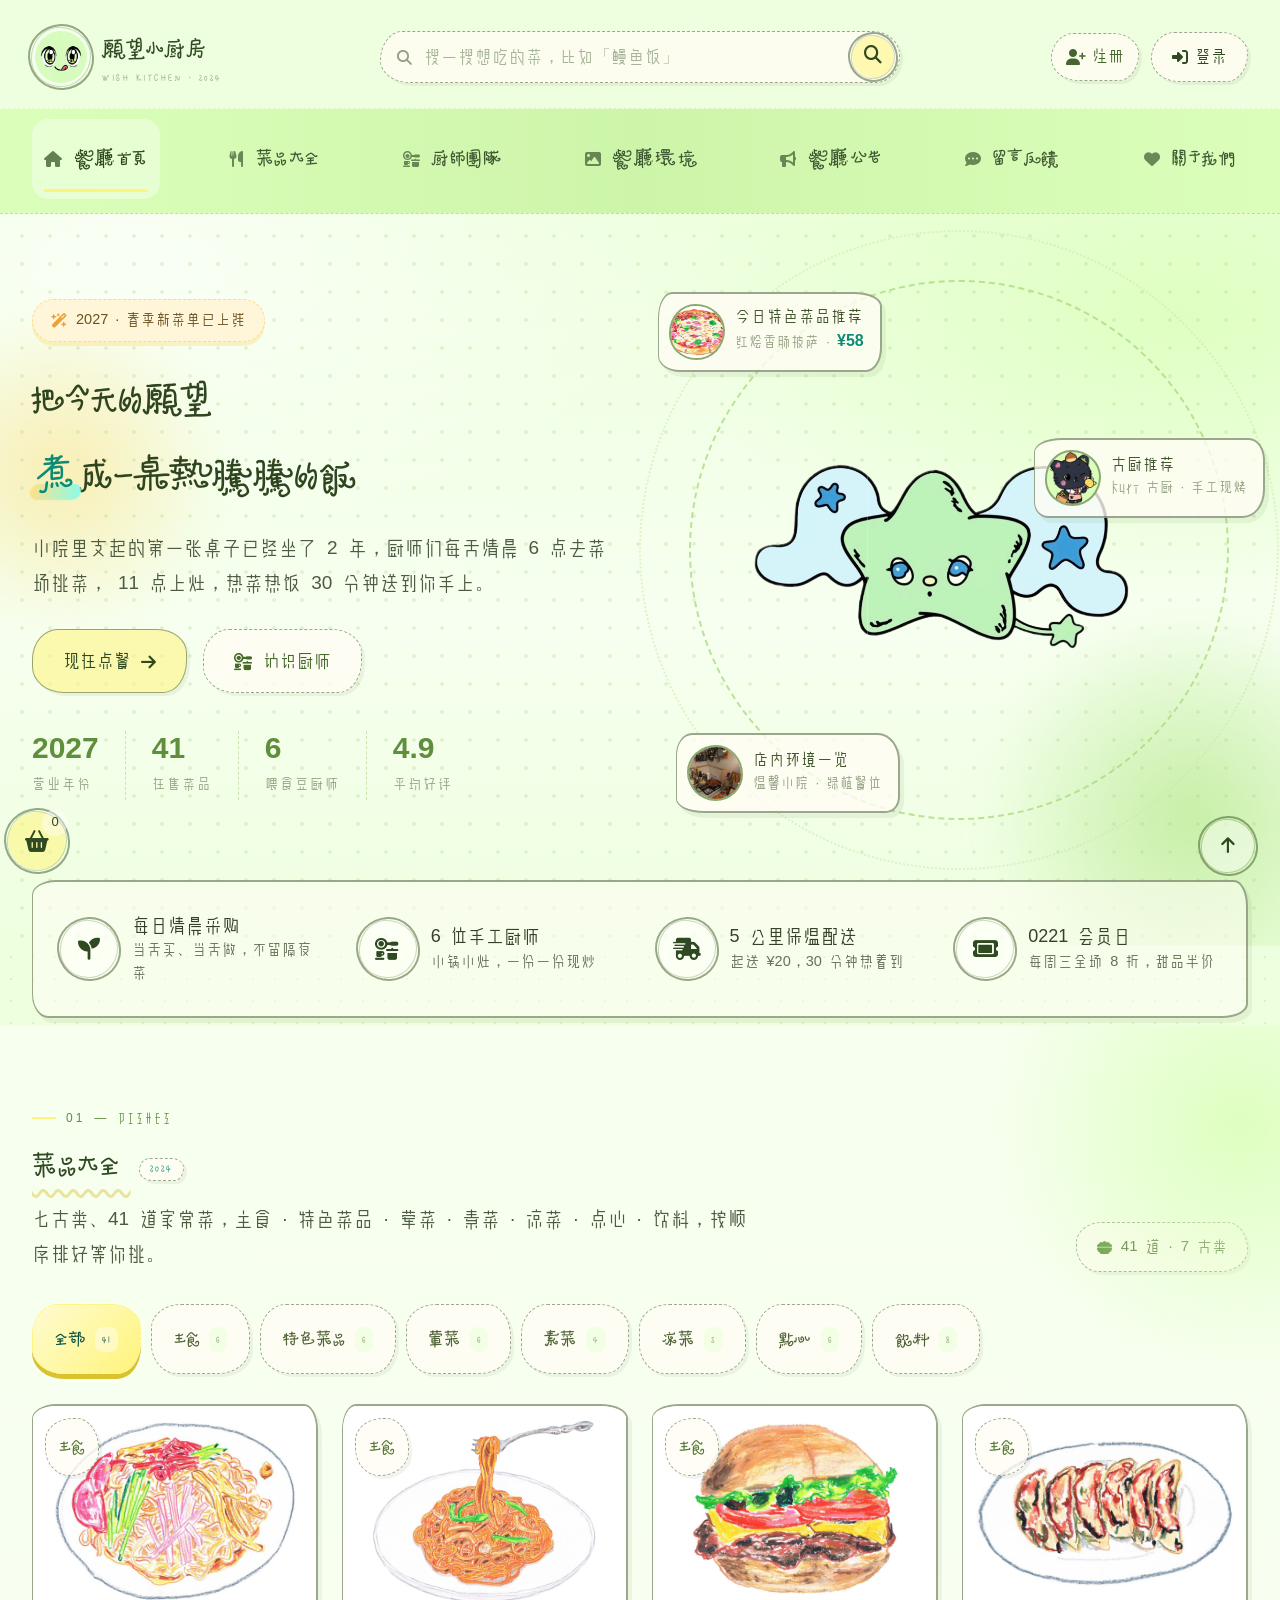
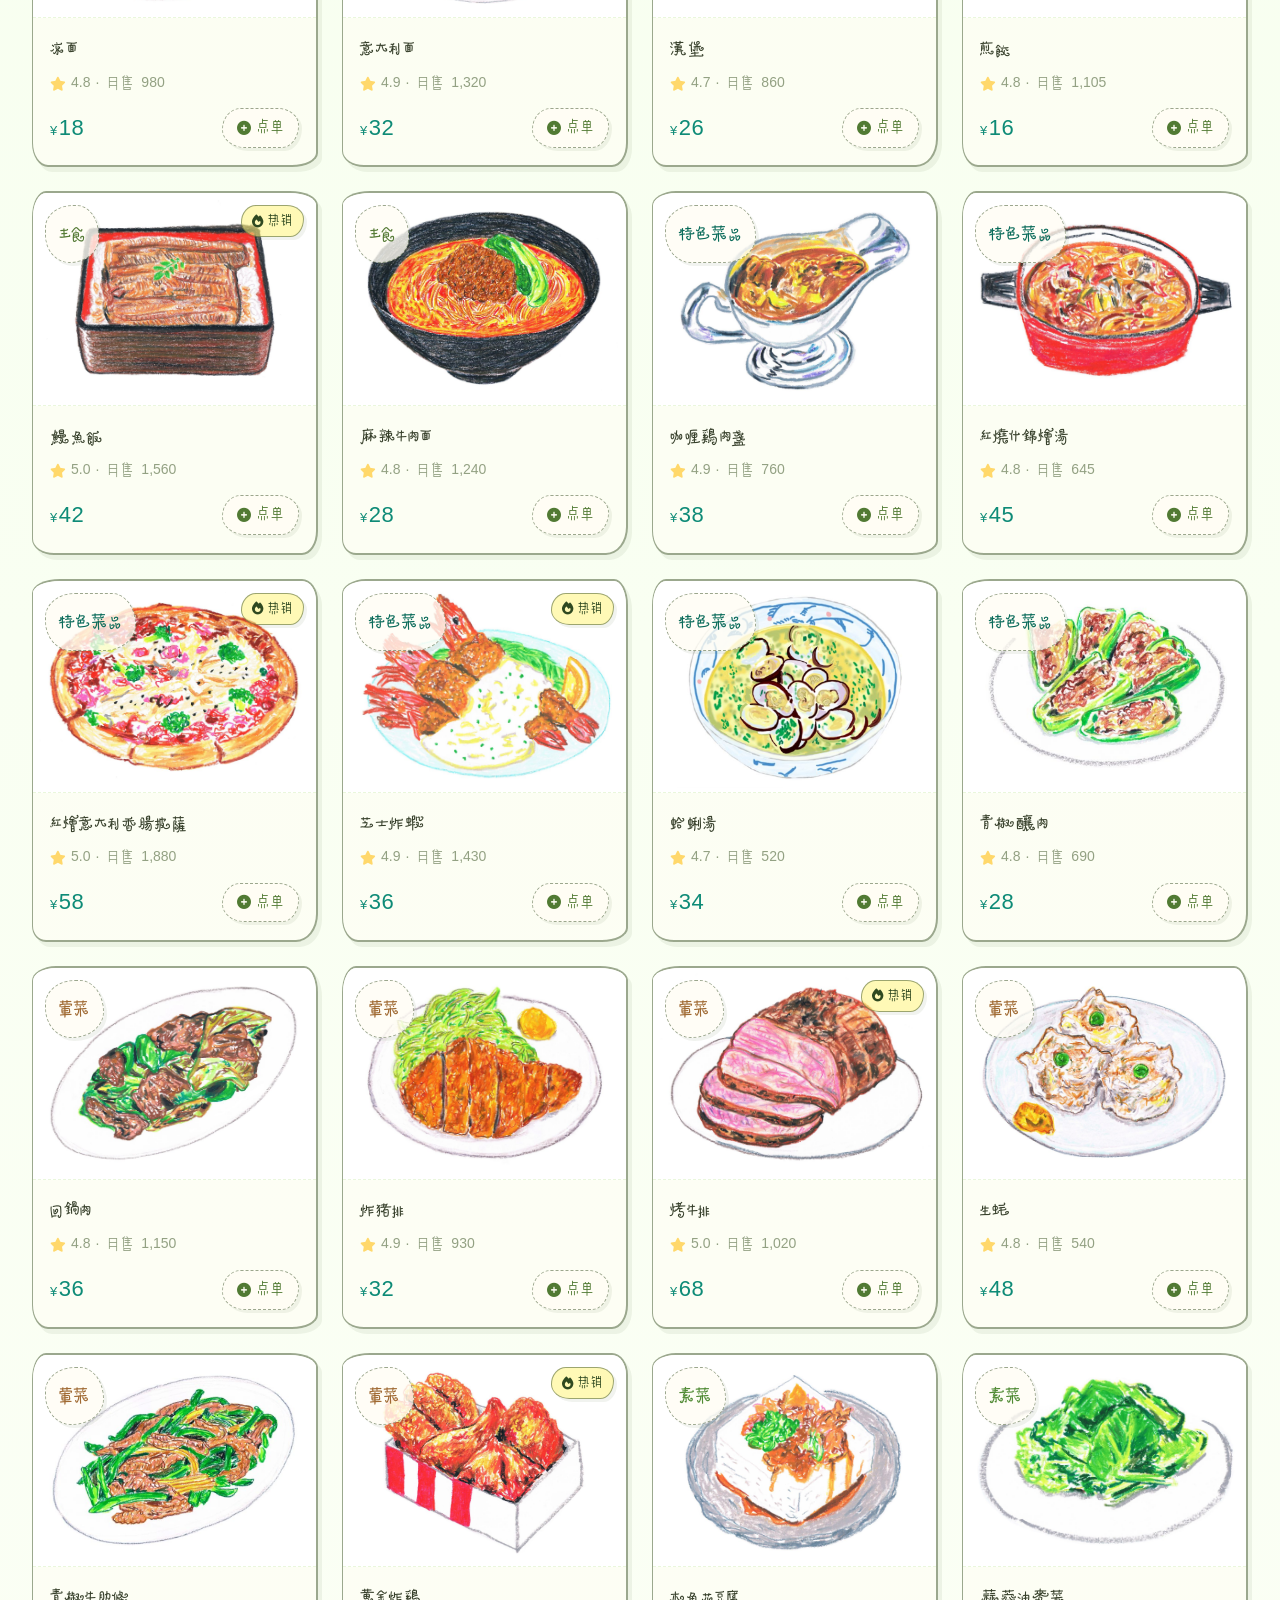
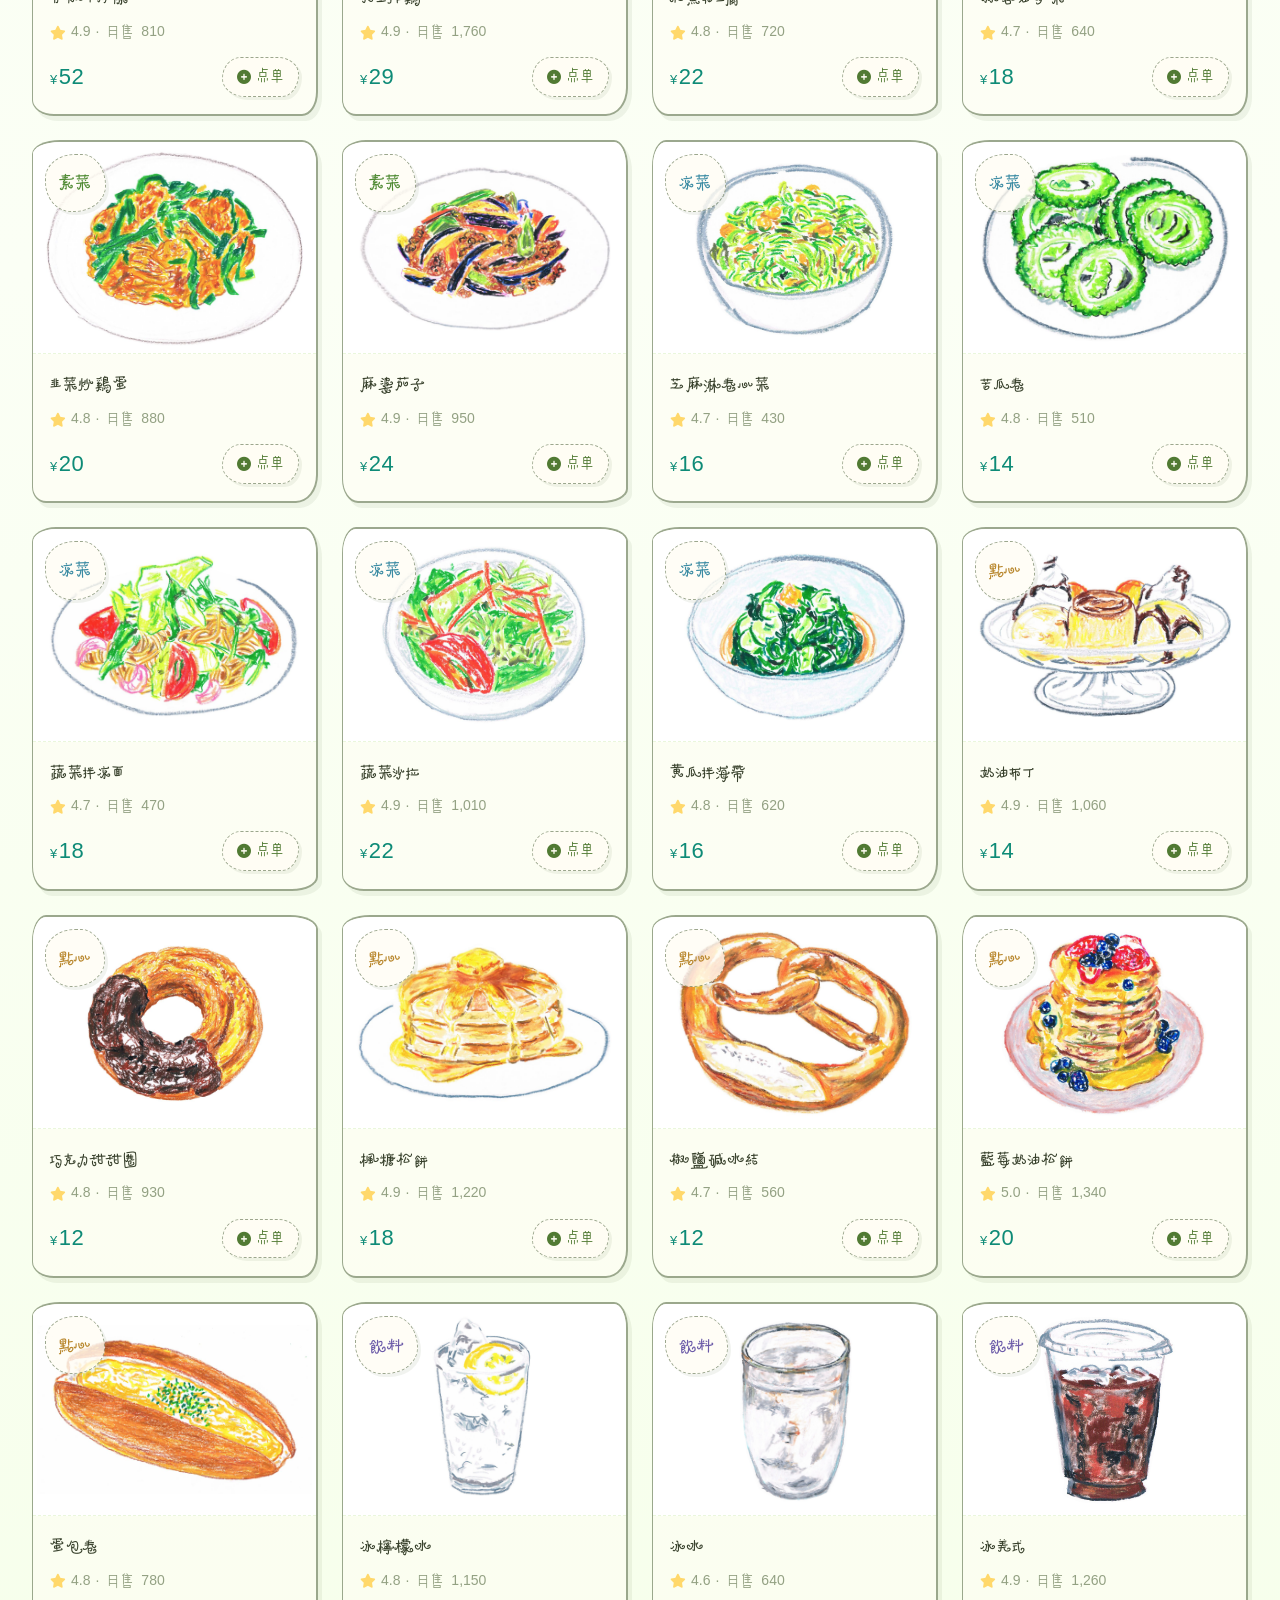
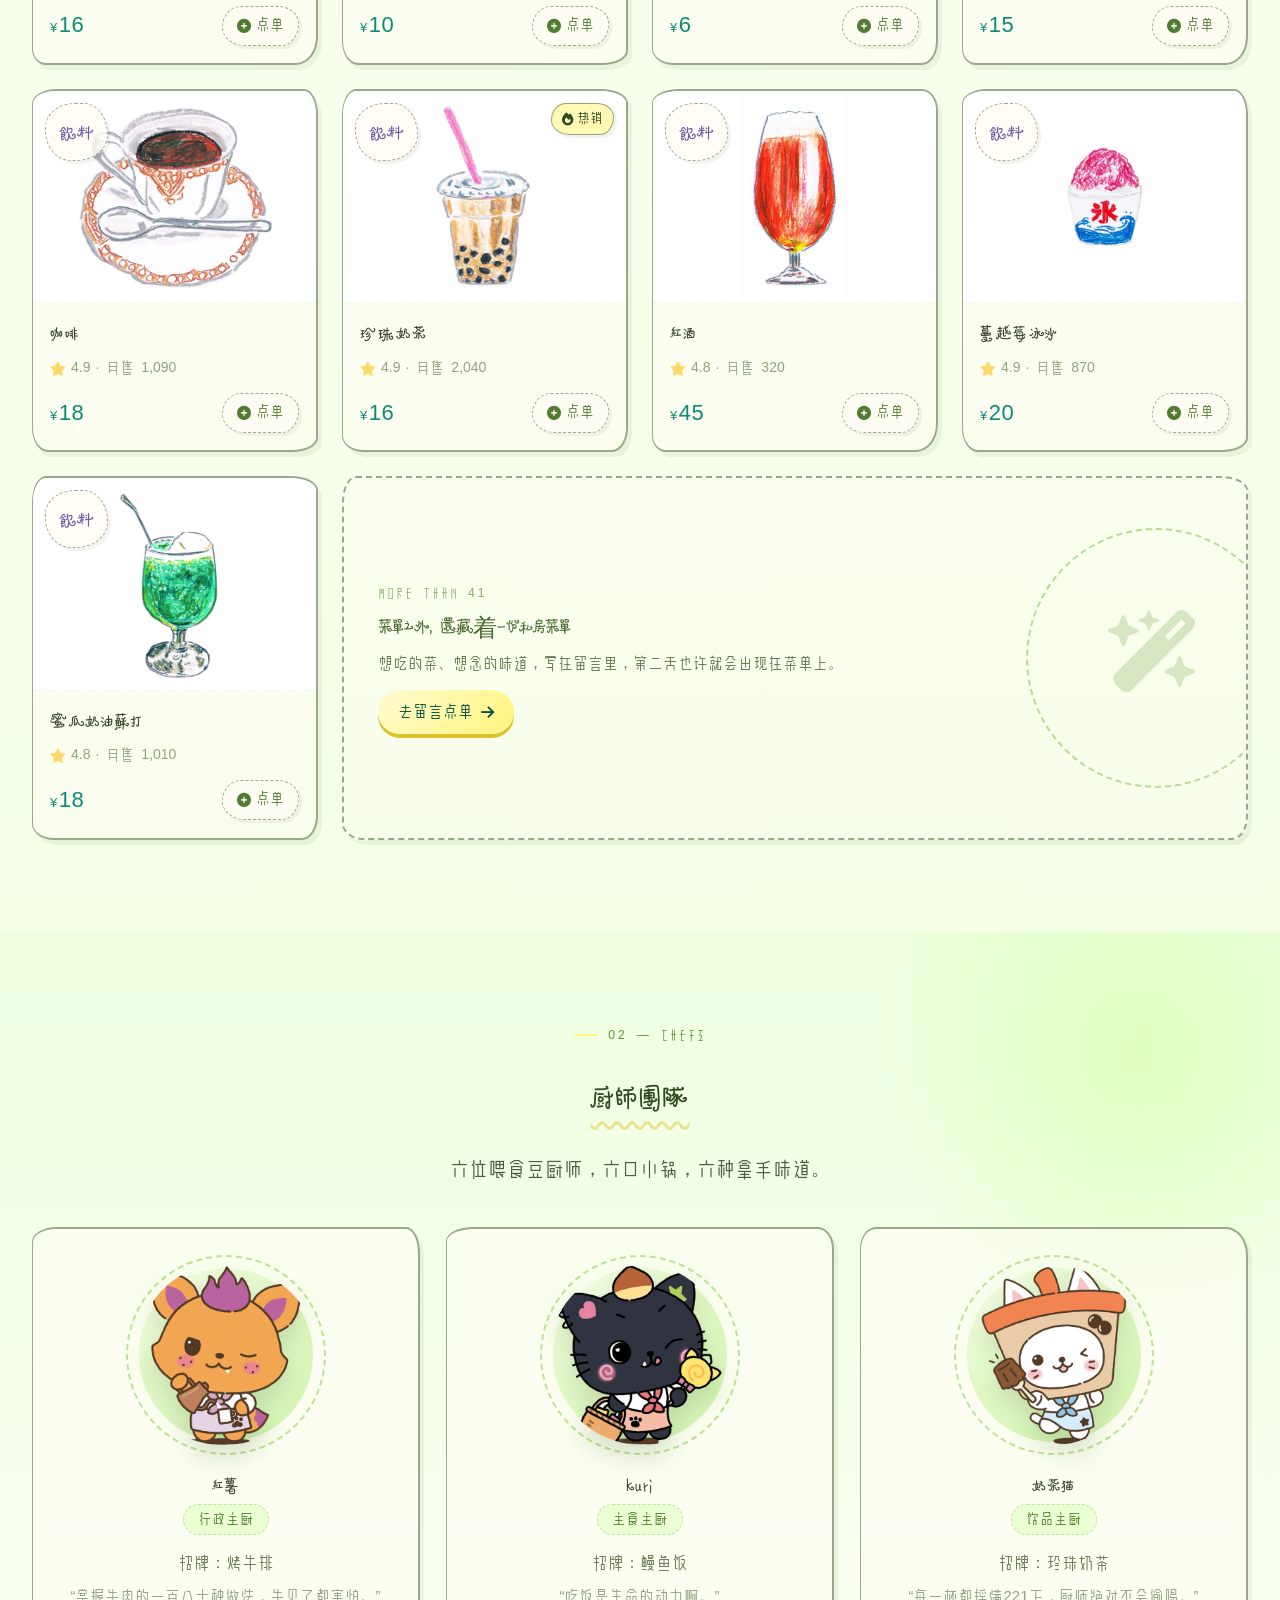
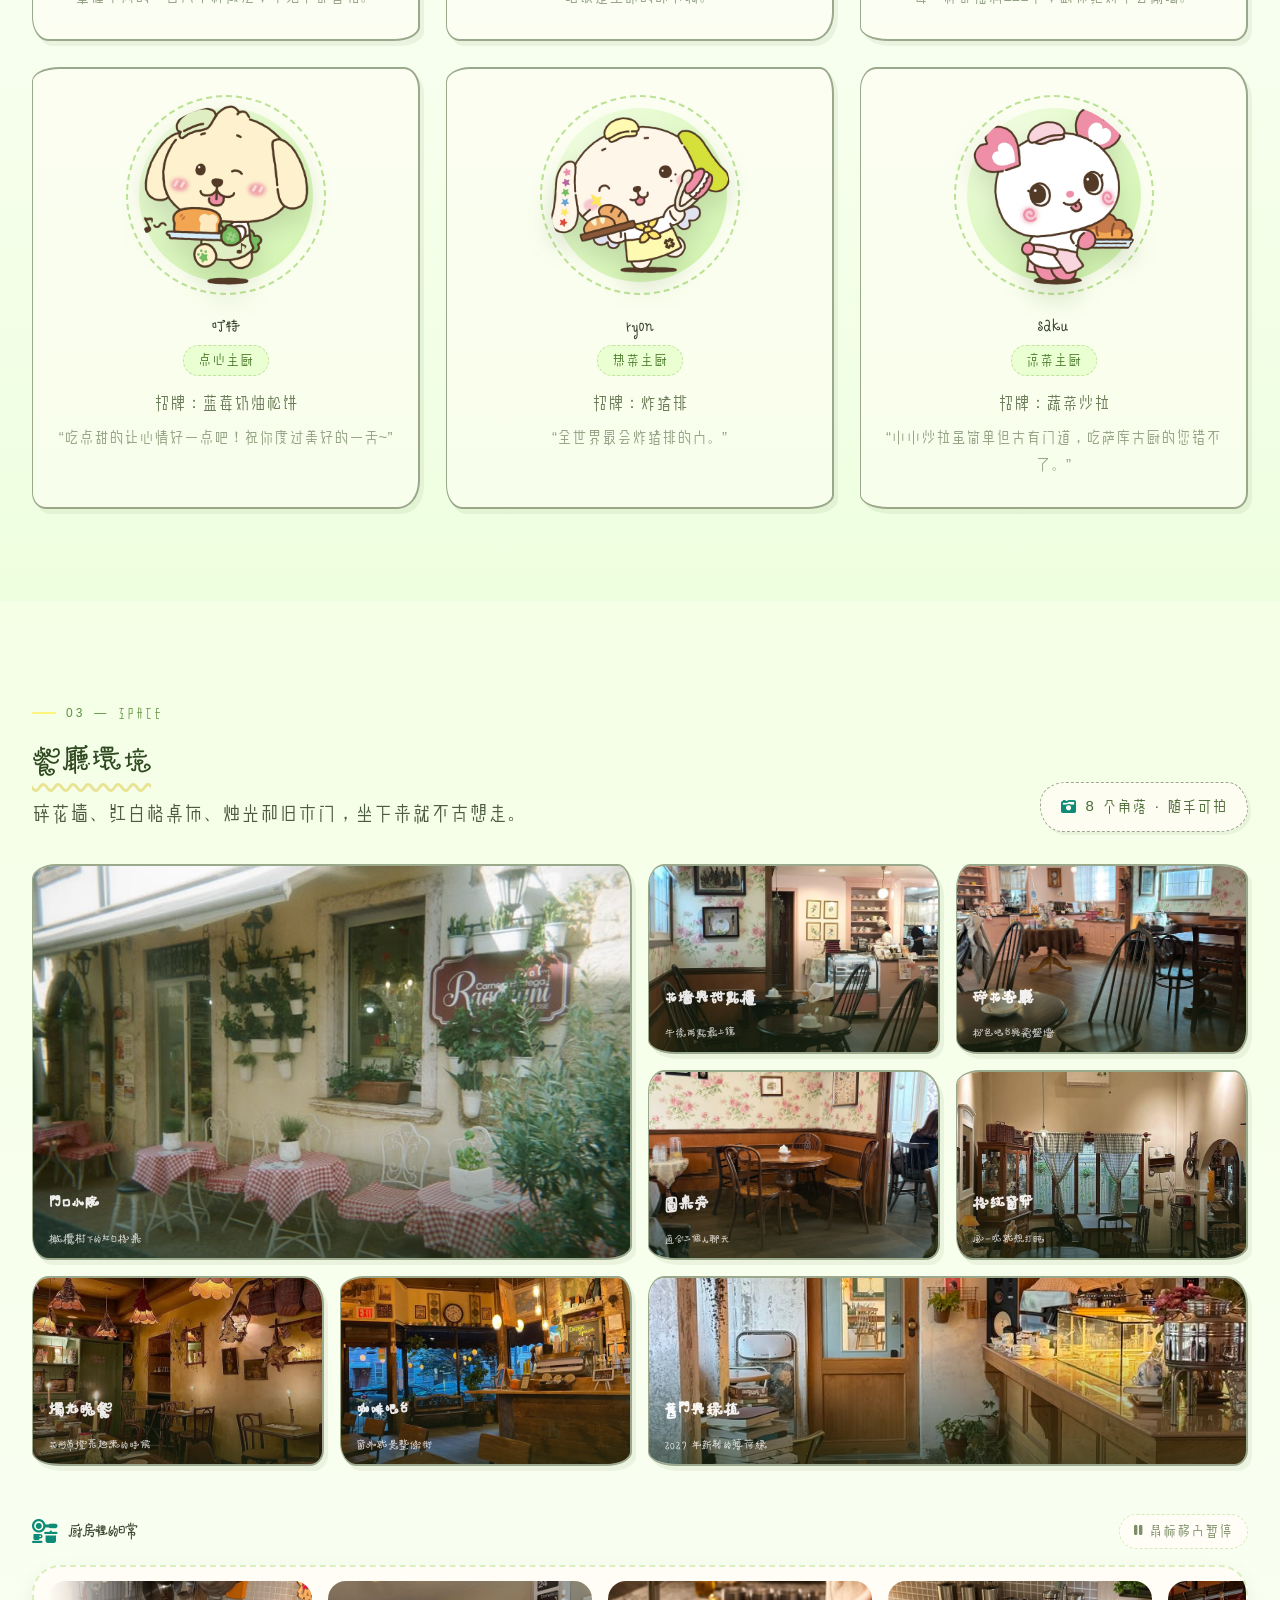
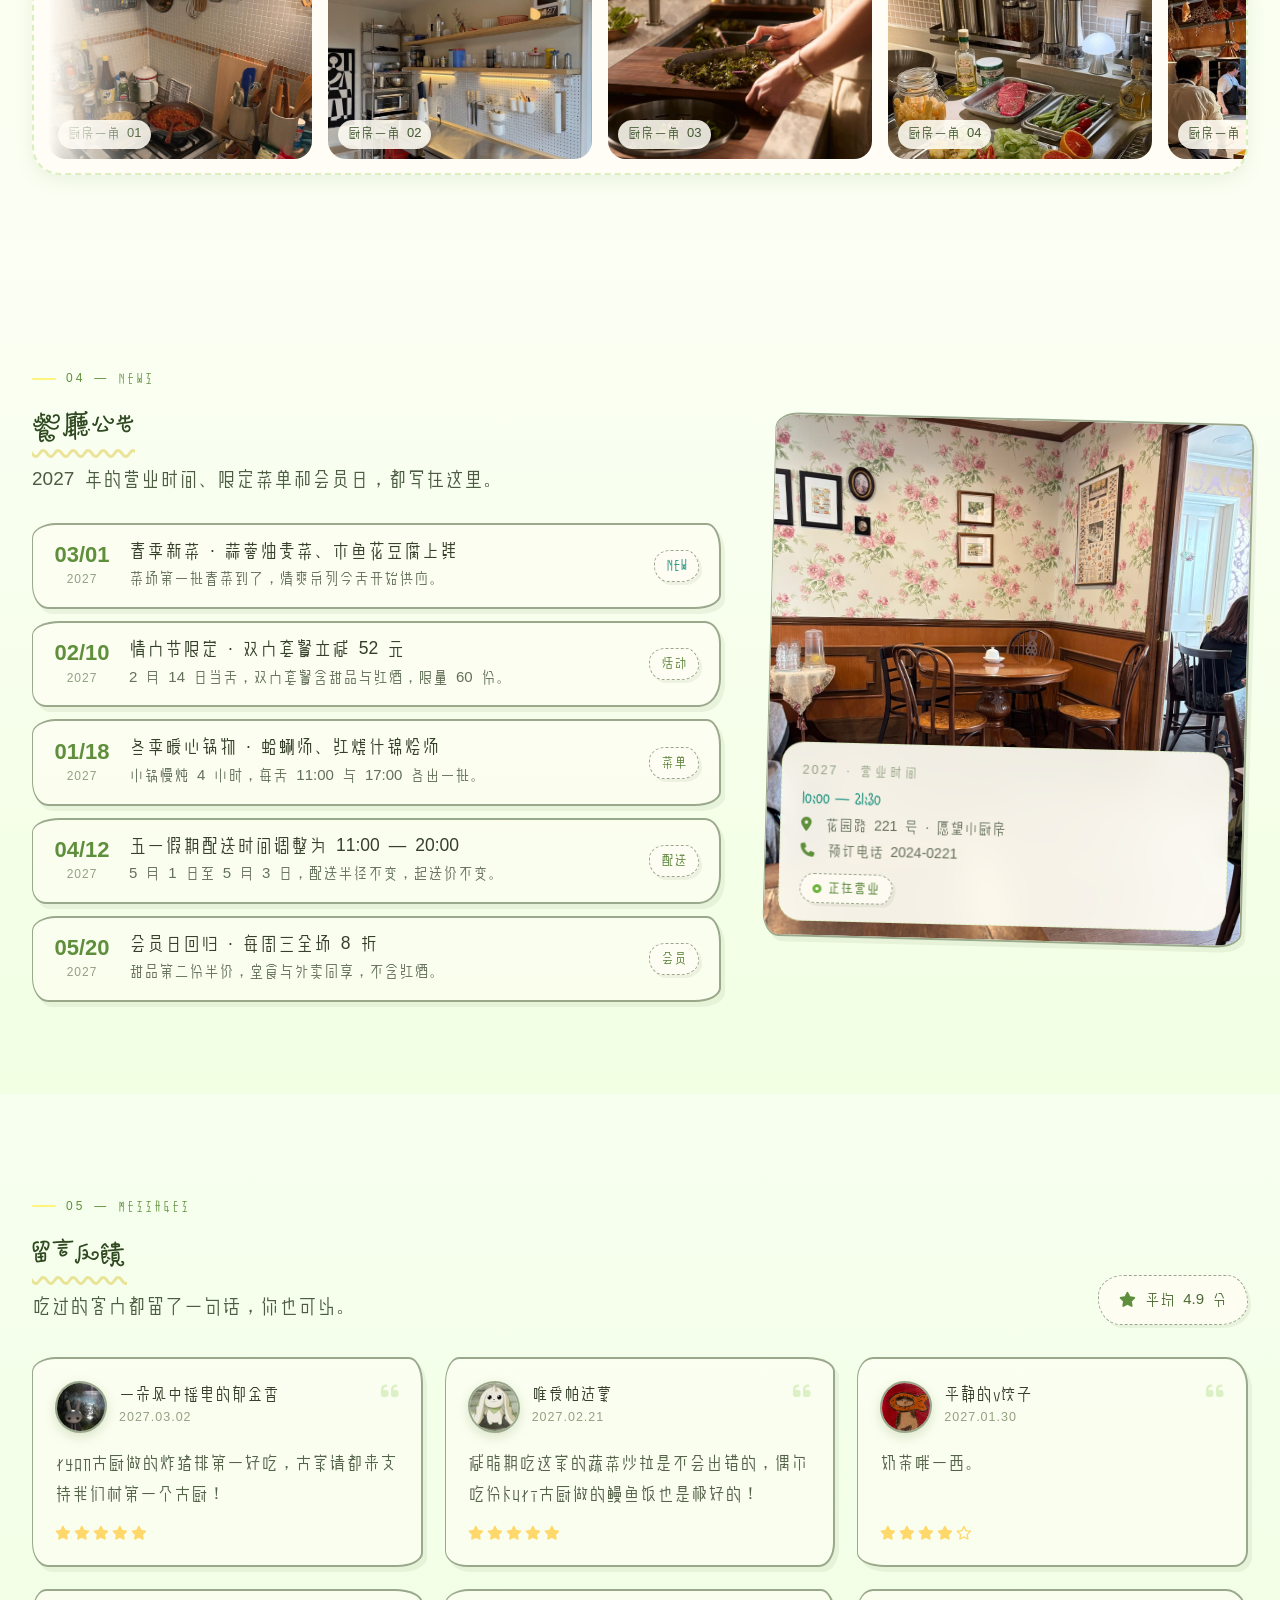
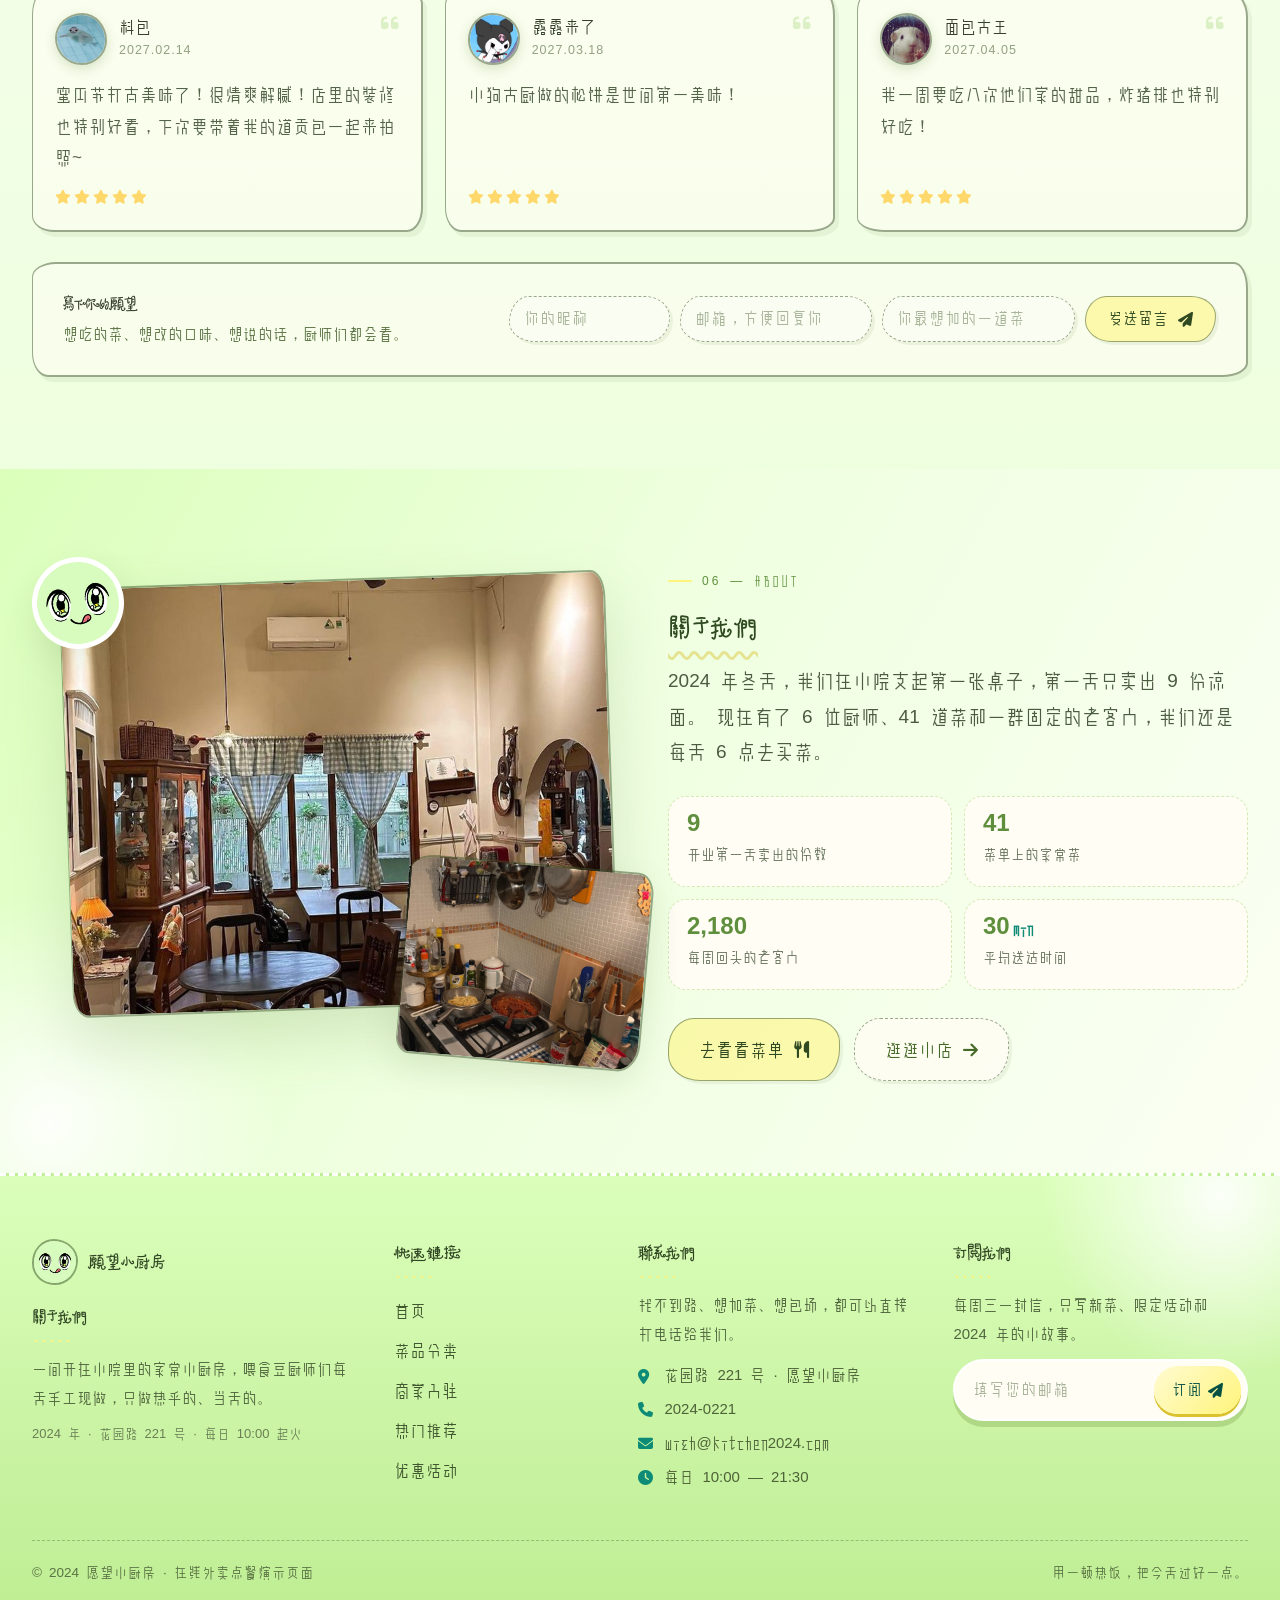
<file: index.html>
<!DOCTYPE html>
<html lang="zh-CN">
<head>
  <meta charset="UTF-8">
  <meta name="viewport" content="width=device-width, initial-scale=1">
  <title>愿望小厨房 · 在线外卖点餐</title>
  <!-- 站点小图标：使用 logo 文件夹中的图片 -->
  <link rel="icon" href="images/logo/logo.png">
  <!-- Bootstrap 5.3.7（本地引入，只使用其 CSS；滚动、悬停、弹窗过渡等动效由 CSS 完成，
       购物车、搜索、注册登录等需要记住状态的功能由 js/main.js 完成） -->
  <link rel="stylesheet" href="libs/bootstrap/bootstrap.min.css">
  <!-- Font Awesome 6.7.2 图标库（本地引入） -->
  <link rel="stylesheet" href="libs/fontawesome/css/all.min.css">
  <!-- 站点自定义样式：配色、字体、动效都写在这里 -->
  <link rel="stylesheet" href="css/style.css">
</head>

<body id="top">

  <!-- ============================================================ -->
  <!-- 一、页面顶部：Logo + 店铺名称 / 菜品搜索框 / 注册、登录          -->
  <!-- ============================================================ -->
  <header class="site-head">
    <div class="wrap head-inner">

      <!-- 左侧：logo 与店铺名称 -->
      <a class="brand" href="#top" aria-label="愿望小厨房 首页">
        <span class="brand-logo-wrap">
          <img class="brand-logo" src="images/logo/logo.png" alt="愿望小厨房 logo">
        </span>
        <span class="brand-text">
          <span class="brand-name">愿望小厨房</span>
          <span class="brand-sub">WISH KITCHEN · 2024</span>
        </span>
      </a>

      <!-- 中间：菜品搜索框（使用原生 datalist 给出菜品联想，不写 JS） -->
      <form class="search-form" action="#meals" role="search">
        <i class="fa-solid fa-magnifying-glass search-icon" aria-hidden="true"></i>
        <input class="search-input" type="search" name="q" list="dish-list"
               placeholder="搜一搜想吃的菜，比如「鳗鱼饭」" aria-label="搜索菜品">
        <datalist id="dish-list">
          <option value="鳗鱼饭"></option>
          <option value="红烩意大利香肠披萨"></option>
          <option value="烤牛排"></option>
          <option value="芝士炸虾"></option>
          <option value="珍珠奶茶"></option>
          <option value="枫糖松饼"></option>
          <option value="蔬菜沙拉"></option>
        </datalist>
        <button class="search-btn" type="submit" aria-label="搜索">
          <i class="fa-solid fa-magnifying-glass"></i>
        </button>
      </form>

      <!-- 右侧：注册与登录；登录成功后替换为用户头像与昵称 -->
      <div class="head-actions" id="headActions">
        <a class="head-link" href="#subscribe" id="registerBtn" role="button">
          <i class="fa-solid fa-user-plus" aria-hidden="true"></i>
          注册
        </a>
        <a class="btn-login" href="#subscribe" id="loginBtn" role="button">
          <i class="fa-solid fa-right-to-bracket" aria-hidden="true"></i>
          登录
        </a>
        <div class="user-chip" id="userChip" hidden>
          <img src="images/user/露露来了.jpg" alt="露露来了的头像">
          <span class="user-name">露露来了</span>
        </div>
      </div>
    </div>

    <!-- 顶部下方紧接的页面导航：左右两端与顶部内容对齐 -->
    <nav class="nav-bar" aria-label="主导航">
      <div class="wrap">
        <ul class="nav-list">
          <li><a class="nav-link active" href="#home"><i class="fa-solid fa-house" aria-hidden="true"></i>餐厅首页</a></li>
          <li><a class="nav-link" href="#meals"><i class="fa-solid fa-utensils" aria-hidden="true"></i>菜品大全</a></li>
          <li><a class="nav-link" href="#chefs"><i class="fa-solid fa-kitchen-set" aria-hidden="true"></i>厨师团队</a></li>
          <li><a class="nav-link" href="#environment"><i class="fa-solid fa-image" aria-hidden="true"></i>餐厅环境</a></li>
          <li><a class="nav-link" href="#notice"><i class="fa-solid fa-bullhorn" aria-hidden="true"></i>餐厅公告</a></li>
          <li><a class="nav-link" href="#feedback"><i class="fa-solid fa-comment-dots" aria-hidden="true"></i>留言反馈</a></li>
          <li><a class="nav-link" href="#about"><i class="fa-solid fa-heart" aria-hidden="true"></i>关于我们</a></li>
        </ul>
      </div>
    </nav>
  </header>

  <main>

    <!-- ============================================================ -->
    <!-- 二、首屏 Hero：主视觉大圆盘 + 漂浮小卡片 + 数据展示              -->
    <!-- ============================================================ -->
    <section class="hero" id="home">
      <!-- 背景装饰：动态光斑 -->
      <span class="hero-blob hero-blob-1" aria-hidden="true"></span>
      <span class="hero-blob hero-blob-2" aria-hidden="true"></span>
      <span class="hero-dots" aria-hidden="true"></span>

      <div class="wrap hero-inner">
        <!-- 左侧文案 -->
        <div class="hero-copy">
          <span class="hero-eyebrow">
            <i class="fa-solid fa-wand-magic-sparkles" aria-hidden="true"></i>
            2027 · 春季新菜单已上线
          </span>
          <h1 class="hero-title">
            把今天的愿望<br>
            <em class="hero-em">煮</em>成一桌热腾腾的饭
          </h1>
          <p class="hero-desc">
            小院里支起的第一张桌子已经坐了 2 年，厨师们每天清晨 6 点去菜场挑菜，
            11 点上灶，热菜热饭 30 分钟送到你手上。
          </p>

          <div class="hero-actions">
            <a class="btn-main" href="#meals">
              现在点餐
              <i class="fa-solid fa-arrow-right" aria-hidden="true"></i>
            </a>
            <a class="btn-ghost" href="#chefs">
              <i class="fa-solid fa-kitchen-set" aria-hidden="true"></i>
              认识厨师
            </a>
          </div>

          <!-- 首屏四项数据 -->
          <ul class="hero-stats">
            <li><strong>2027</strong><span>营业年份</span></li>
            <li><strong>41</strong><span>在售菜品</span></li>
            <li><strong>6</strong><span>喂食豆厨师</span></li>
            <li><strong>4.9</strong><span>平均好评</span></li>
          </ul>
        </div>

        <!-- 右侧主视觉：扇翅膀眨眼的小星吉祥物 + 漂浮小卡片 -->
        <div class="hero-art">
          <span class="plate-ring" aria-hidden="true"></span>
          <span class="plate-ring plate-ring-sm" aria-hidden="true"></span>

          <!-- 吉祥物：翅膀 / 身体分层，CSS 控制扇翅与眨眼 -->
          <div class="mascot" role="img" aria-label="愿望小厨房吉祥物小星，扇动翅膀眨着眼">
            <img class="mascot-wing mascot-wing-l" src="images/tubiao/wing_left.png" alt="" aria-hidden="true">
            <img class="mascot-wing mascot-wing-r" src="images/tubiao/wing_right.png" alt="" aria-hidden="true">
            <img class="mascot-body" src="images/tubiao/body.png" alt="">
            <!-- 两片眼皮，定时合上模拟眨眼 -->
            <span class="mascot-lid mascot-lid-l" aria-hidden="true"></span>
            <span class="mascot-lid mascot-lid-r" aria-hidden="true"></span>
          </div>

          <!-- 漂浮：今日特色菜品推荐 -->
          <div class="float-card float-dish">
            <img src="images/meals/特色菜品-红烩意大利香肠披萨.jpg" alt="红烩意大利香肠披萨">
            <div>
              <p class="float-title">今日特色菜品推荐</p>
              <p class="float-sub">红烩香肠披萨 · <strong>¥58</strong></p>
            </div>
          </div>

          <!-- 漂浮：大厨推荐 -->
          <div class="float-card float-chef">
            <img src="images/chefs/uniform/kuri大厨.png" alt="kuri 大厨">
            <div>
              <p class="float-title">大厨推荐</p>
              <p class="float-sub">kuri 大厨 · 手工现烤</p>
            </div>
          </div>

          <!-- 漂浮：店内环境一览 -->
          <div class="float-card float-env">
            <img src="images/kitchenenvironment/1.jpg" alt="店内环境">
            <div>
              <p class="float-title">店内环境一览</p>
              <p class="float-sub">温馨小院 · 绿植餐位</p>
            </div>
          </div>
        </div>
      </div>
    </section>

    <!-- ============================================================ -->
    <!-- 三、特色服务条：四个图标 + 短介绍，悬停有上浮和换色动效          -->
    <!-- ============================================================ -->
    <section class="features">
      <div class="wrap">
        <ul class="feature-strip">
          <li class="feature-item">
            <span class="feature-icon"><i class="fa-solid fa-seedling" aria-hidden="true"></i></span>
            <div>
              <h3 class="feature-title">每日清晨采购</h3>
              <p class="feature-text">当天买、当天做，不留隔夜菜</p>
            </div>
          </li>
          <li class="feature-item">
            <span class="feature-icon"><i class="fa-solid fa-kitchen-set" aria-hidden="true"></i></span>
            <div>
              <h3 class="feature-title">6 位手工厨师</h3>
              <p class="feature-text">小锅小灶，一份一份现炒</p>
            </div>
          </li>
          <li class="feature-item">
            <span class="feature-icon"><i class="fa-solid fa-truck-fast" aria-hidden="true"></i></span>
            <div>
              <h3 class="feature-title">5 公里保温配送</h3>
              <p class="feature-text">起送 ¥20，30 分钟热着到</p>
            </div>
          </li>
          <li class="feature-item">
            <span class="feature-icon"><i class="fa-solid fa-ticket" aria-hidden="true"></i></span>
            <div>
              <h3 class="feature-title">0221 会员日</h3>
              <p class="feature-text">每周三全场 8 折，甜品半价</p>
            </div>
          </li>
        </ul>
      </div>
    </section>

    <!-- ============================================================ -->
    <!-- 四、菜品大全：7 大类 41 道菜                                   -->
    <!-- 分类切换使用 radio + :has()，全部由 CSS 完成，不写 JS           -->
    <!-- 排版顺序：全部 / 主食 / 特色菜品 / 荤菜 / 素菜 / 凉菜 / 点心 / 饮料 -->
    <!-- ============================================================ -->
    <section class="section meals" id="meals">
      <div class="wrap">

        <div class="section-head">
          <div>
            <span class="eyebrow">01 — DISHES</span>
            <h2 class="section-title">菜品大全 <span class="title-mark">2024</span></h2>
            <p class="section-desc">
              七大类、41 道家常菜，主食 · 特色菜品 · 荤菜 · 素菜 · 凉菜 · 点心 · 饮料，按顺序排好等你挑。
            </p>
          </div>
          <span class="count-badge">
            <i class="fa-solid fa-bowl-food" aria-hidden="true"></i>
            41 道 · 7 大类
          </span>
        </div>

        <!-- 筛选单选按钮：视觉上隐藏，仅用于控制分类 -->
        <input class="cat-radio" type="radio" name="mealcat" id="f-all" checked>
        <input class="cat-radio" type="radio" name="mealcat" id="f-staple">
        <input class="cat-radio" type="radio" name="mealcat" id="f-special">
        <input class="cat-radio" type="radio" name="mealcat" id="f-meat">
        <input class="cat-radio" type="radio" name="mealcat" id="f-veg">
        <input class="cat-radio" type="radio" name="mealcat" id="f-cold">
        <input class="cat-radio" type="radio" name="mealcat" id="f-dimsum">
        <input class="cat-radio" type="radio" name="mealcat" id="f-drink">

        <!-- 分类标签 -->
        <div class="cat-tabs">
          <label class="cat-tab" for="f-all">全部 <small>41</small></label>
          <label class="cat-tab" for="f-staple">主食 <small>6</small></label>
          <label class="cat-tab" for="f-special">特色菜品 <small>6</small></label>
          <label class="cat-tab" for="f-meat">荤菜 <small>6</small></label>
          <label class="cat-tab" for="f-veg">素菜 <small>4</small></label>
          <label class="cat-tab" for="f-cold">凉菜 <small>5</small></label>
          <label class="cat-tab" for="f-dimsum">点心 <small>6</small></label>
          <label class="cat-tab" for="f-drink">饮料 <small>8</small></label>
        </div>

        <!-- 菜品网格：全部菜品按 主食→特色菜品→荤菜→素菜→凉菜→点心→饮料 排列 -->
        <div class="meal-grid">

          <!-- ---------- 主食 6 道 ---------- -->
          <article class="dish cat-staple">
            <div class="dish-media">
              <span class="dish-cat">主食</span>
              <img src="images/meals/主食-凉面.jpg" alt="凉面" loading="lazy">
            </div>
            <div class="dish-body">
              <h3 class="dish-name">凉面</h3>
              <p class="dish-meta"><i class="fa-solid fa-star" aria-hidden="true"></i> 4.8 <span>· 月售 980</span></p>
              <div class="dish-foot">
                <span class="dish-price"><small>¥</small>18</span>
                <a class="dish-order" href="#feedback"><i class="fa-solid fa-circle-plus" aria-hidden="true"></i> 点单</a>
              </div>
            </div>
          </article>

          <article class="dish cat-staple">
            <div class="dish-media">
              <span class="dish-cat">主食</span>
              <img src="images/meals/主食-意大利面.jpg" alt="意大利面" loading="lazy">
            </div>
            <div class="dish-body">
              <h3 class="dish-name">意大利面</h3>
              <p class="dish-meta"><i class="fa-solid fa-star" aria-hidden="true"></i> 4.9 <span>· 月售 1,320</span></p>
              <div class="dish-foot">
                <span class="dish-price"><small>¥</small>32</span>
                <a class="dish-order" href="#feedback"><i class="fa-solid fa-circle-plus" aria-hidden="true"></i> 点单</a>
              </div>
            </div>
          </article>

          <article class="dish cat-staple">
            <div class="dish-media">
              <span class="dish-cat">主食</span>
              <img src="images/meals/主食-汉堡.jpg" alt="汉堡" loading="lazy">
            </div>
            <div class="dish-body">
              <h3 class="dish-name">汉堡</h3>
              <p class="dish-meta"><i class="fa-solid fa-star" aria-hidden="true"></i> 4.7 <span>· 月售 860</span></p>
              <div class="dish-foot">
                <span class="dish-price"><small>¥</small>26</span>
                <a class="dish-order" href="#feedback"><i class="fa-solid fa-circle-plus" aria-hidden="true"></i> 点单</a>
              </div>
            </div>
          </article>

          <article class="dish cat-staple">
            <div class="dish-media">
              <span class="dish-cat">主食</span>
              <img src="images/meals/主食-煎饺.jpg" alt="煎饺" loading="lazy">
            </div>
            <div class="dish-body">
              <h3 class="dish-name">煎饺</h3>
              <p class="dish-meta"><i class="fa-solid fa-star" aria-hidden="true"></i> 4.8 <span>· 月售 1,105</span></p>
              <div class="dish-foot">
                <span class="dish-price"><small>¥</small>16</span>
                <a class="dish-order" href="#feedback"><i class="fa-solid fa-circle-plus" aria-hidden="true"></i> 点单</a>
              </div>
            </div>
          </article>

          <article class="dish cat-staple">
            <div class="dish-media">
              <span class="dish-cat">主食</span>
              <img src="images/meals/主食-鳗鱼饭.jpg" alt="鳗鱼饭" loading="lazy">
              <span class="dish-hot"><i class="fa-solid fa-fire" aria-hidden="true"></i> 热销</span>
            </div>
            <div class="dish-body">
              <h3 class="dish-name">鳗鱼饭</h3>
              <p class="dish-meta"><i class="fa-solid fa-star" aria-hidden="true"></i> 5.0 <span>· 月售 1,560</span></p>
              <div class="dish-foot">
                <span class="dish-price"><small>¥</small>42</span>
                <a class="dish-order" href="#feedback"><i class="fa-solid fa-circle-plus" aria-hidden="true"></i> 点单</a>
              </div>
            </div>
          </article>

          <article class="dish cat-staple">
            <div class="dish-media">
              <span class="dish-cat">主食</span>
              <img src="images/meals/主食-麻辣牛肉面.jpg" alt="麻辣牛肉面" loading="lazy">
            </div>
            <div class="dish-body">
              <h3 class="dish-name">麻辣牛肉面</h3>
              <p class="dish-meta"><i class="fa-solid fa-star" aria-hidden="true"></i> 4.8 <span>· 月售 1,240</span></p>
              <div class="dish-foot">
                <span class="dish-price"><small>¥</small>28</span>
                <a class="dish-order" href="#feedback"><i class="fa-solid fa-circle-plus" aria-hidden="true"></i> 点单</a>
              </div>
            </div>
          </article>

          <!-- ---------- 特色菜品 6 道 ---------- -->
          <article class="dish cat-special">
            <div class="dish-media">
              <span class="dish-cat dish-cat-special">特色菜品</span>
              <img src="images/meals/特色菜品-咖喱鸡肉盏.jpg" alt="咖喱鸡肉盏" loading="lazy">
            </div>
            <div class="dish-body">
              <h3 class="dish-name">咖喱鸡肉盏</h3>
              <p class="dish-meta"><i class="fa-solid fa-star" aria-hidden="true"></i> 4.9 <span>· 月售 760</span></p>
              <div class="dish-foot">
                <span class="dish-price"><small>¥</small>38</span>
                <a class="dish-order" href="#feedback"><i class="fa-solid fa-circle-plus" aria-hidden="true"></i> 点单</a>
              </div>
            </div>
          </article>

          <article class="dish cat-special">
            <div class="dish-media">
              <span class="dish-cat dish-cat-special">特色菜品</span>
              <img src="images/meals/特色菜品-红烧什锦烩汤.jpg" alt="红烧什锦烩汤" loading="lazy">
            </div>
            <div class="dish-body">
              <h3 class="dish-name">红烧什锦烩汤</h3>
              <p class="dish-meta"><i class="fa-solid fa-star" aria-hidden="true"></i> 4.8 <span>· 月售 645</span></p>
              <div class="dish-foot">
                <span class="dish-price"><small>¥</small>45</span>
                <a class="dish-order" href="#feedback"><i class="fa-solid fa-circle-plus" aria-hidden="true"></i> 点单</a>
              </div>
            </div>
          </article>

          <article class="dish cat-special">
            <div class="dish-media">
              <span class="dish-cat dish-cat-special">特色菜品</span>
              <img src="images/meals/特色菜品-红烩意大利香肠披萨.jpg" alt="红烩意大利香肠披萨" loading="lazy">
              <span class="dish-hot"><i class="fa-solid fa-fire" aria-hidden="true"></i> 热销</span>
            </div>
            <div class="dish-body">
              <h3 class="dish-name">红烩意大利香肠披萨</h3>
              <p class="dish-meta"><i class="fa-solid fa-star" aria-hidden="true"></i> 5.0 <span>· 月售 1,880</span></p>
              <div class="dish-foot">
                <span class="dish-price"><small>¥</small>58</span>
                <a class="dish-order" href="#feedback"><i class="fa-solid fa-circle-plus" aria-hidden="true"></i> 点单</a>
              </div>
            </div>
          </article>

          <article class="dish cat-special">
            <div class="dish-media">
              <span class="dish-cat dish-cat-special">特色菜品</span>
              <img src="images/meals/特色菜品-芝士炸虾.jpg" alt="芝士炸虾" loading="lazy">
              <span class="dish-hot"><i class="fa-solid fa-fire" aria-hidden="true"></i> 热销</span>
            </div>
            <div class="dish-body">
              <h3 class="dish-name">芝士炸虾</h3>
              <p class="dish-meta"><i class="fa-solid fa-star" aria-hidden="true"></i> 4.9 <span>· 月售 1,430</span></p>
              <div class="dish-foot">
                <span class="dish-price"><small>¥</small>36</span>
                <a class="dish-order" href="#feedback"><i class="fa-solid fa-circle-plus" aria-hidden="true"></i> 点单</a>
              </div>
            </div>
          </article>

          <article class="dish cat-special">
            <div class="dish-media">
              <span class="dish-cat dish-cat-special">特色菜品</span>
              <img src="images/meals/特色菜品-蛤蜊汤.jpg" alt="蛤蜊汤" loading="lazy">
            </div>
            <div class="dish-body">
              <h3 class="dish-name">蛤蜊汤</h3>
              <p class="dish-meta"><i class="fa-solid fa-star" aria-hidden="true"></i> 4.7 <span>· 月售 520</span></p>
              <div class="dish-foot">
                <span class="dish-price"><small>¥</small>34</span>
                <a class="dish-order" href="#feedback"><i class="fa-solid fa-circle-plus" aria-hidden="true"></i> 点单</a>
              </div>
            </div>
          </article>

          <article class="dish cat-special">
            <div class="dish-media">
              <span class="dish-cat dish-cat-special">特色菜品</span>
              <img src="images/meals/特色菜品-青椒酿肉.jpg" alt="青椒酿肉" loading="lazy">
            </div>
            <div class="dish-body">
              <h3 class="dish-name">青椒酿肉</h3>
              <p class="dish-meta"><i class="fa-solid fa-star" aria-hidden="true"></i> 4.8 <span>· 月售 690</span></p>
              <div class="dish-foot">
                <span class="dish-price"><small>¥</small>28</span>
                <a class="dish-order" href="#feedback"><i class="fa-solid fa-circle-plus" aria-hidden="true"></i> 点单</a>
              </div>
            </div>
          </article>

          <!-- ---------- 荤菜 6 道 ---------- -->
          <article class="dish cat-meat">
            <div class="dish-media">
              <span class="dish-cat dish-cat-meat">荤菜</span>
              <img src="images/meals/荤菜-回锅肉.jpg" alt="回锅肉" loading="lazy">
            </div>
            <div class="dish-body">
              <h3 class="dish-name">回锅肉</h3>
              <p class="dish-meta"><i class="fa-solid fa-star" aria-hidden="true"></i> 4.8 <span>· 月售 1,150</span></p>
              <div class="dish-foot">
                <span class="dish-price"><small>¥</small>36</span>
                <a class="dish-order" href="#feedback"><i class="fa-solid fa-circle-plus" aria-hidden="true"></i> 点单</a>
              </div>
            </div>
          </article>

          <article class="dish cat-meat">
            <div class="dish-media">
              <span class="dish-cat dish-cat-meat">荤菜</span>
              <img src="images/meals/荤菜-炸猪排.jpg" alt="炸猪排" loading="lazy">
            </div>
            <div class="dish-body">
              <h3 class="dish-name">炸猪排</h3>
              <p class="dish-meta"><i class="fa-solid fa-star" aria-hidden="true"></i> 4.9 <span>· 月售 930</span></p>
              <div class="dish-foot">
                <span class="dish-price"><small>¥</small>32</span>
                <a class="dish-order" href="#feedback"><i class="fa-solid fa-circle-plus" aria-hidden="true"></i> 点单</a>
              </div>
            </div>
          </article>

          <article class="dish cat-meat">
            <div class="dish-media">
              <span class="dish-cat dish-cat-meat">荤菜</span>
              <img src="images/meals/荤菜-烤牛排.jpg" alt="烤牛排" loading="lazy">
              <span class="dish-hot"><i class="fa-solid fa-fire" aria-hidden="true"></i> 热销</span>
            </div>
            <div class="dish-body">
              <h3 class="dish-name">烤牛排</h3>
              <p class="dish-meta"><i class="fa-solid fa-star" aria-hidden="true"></i> 5.0 <span>· 月售 1,020</span></p>
              <div class="dish-foot">
                <span class="dish-price"><small>¥</small>68</span>
                <a class="dish-order" href="#feedback"><i class="fa-solid fa-circle-plus" aria-hidden="true"></i> 点单</a>
              </div>
            </div>
          </article>

          <article class="dish cat-meat">
            <div class="dish-media">
              <span class="dish-cat dish-cat-meat">荤菜</span>
              <img src="images/meals/荤菜-生蚝.jpg" alt="生蚝" loading="lazy">
            </div>
            <div class="dish-body">
              <h3 class="dish-name">生蚝</h3>
              <p class="dish-meta"><i class="fa-solid fa-star" aria-hidden="true"></i> 4.8 <span>· 月售 540</span></p>
              <div class="dish-foot">
                <span class="dish-price"><small>¥</small>48</span>
                <a class="dish-order" href="#feedback"><i class="fa-solid fa-circle-plus" aria-hidden="true"></i> 点单</a>
              </div>
            </div>
          </article>

          <article class="dish cat-meat">
            <div class="dish-media">
              <span class="dish-cat dish-cat-meat">荤菜</span>
              <img src="images/meals/荤菜-青椒牛肋条.jpg" alt="青椒牛肋条" loading="lazy">
            </div>
            <div class="dish-body">
              <h3 class="dish-name">青椒牛肋条</h3>
              <p class="dish-meta"><i class="fa-solid fa-star" aria-hidden="true"></i> 4.9 <span>· 月售 810</span></p>
              <div class="dish-foot">
                <span class="dish-price"><small>¥</small>52</span>
                <a class="dish-order" href="#feedback"><i class="fa-solid fa-circle-plus" aria-hidden="true"></i> 点单</a>
              </div>
            </div>
          </article>

          <article class="dish cat-meat">
            <div class="dish-media">
              <span class="dish-cat dish-cat-meat">荤菜</span>
              <img src="images/meals/荤菜-黄金炸鸡.jpg" alt="黄金炸鸡" loading="lazy">
              <span class="dish-hot"><i class="fa-solid fa-fire" aria-hidden="true"></i> 热销</span>
            </div>
            <div class="dish-body">
              <h3 class="dish-name">黄金炸鸡</h3>
              <p class="dish-meta"><i class="fa-solid fa-star" aria-hidden="true"></i> 4.9 <span>· 月售 1,760</span></p>
              <div class="dish-foot">
                <span class="dish-price"><small>¥</small>29</span>
                <a class="dish-order" href="#feedback"><i class="fa-solid fa-circle-plus" aria-hidden="true"></i> 点单</a>
              </div>
            </div>
          </article>

          <!-- ---------- 素菜 4 道 ---------- -->
          <article class="dish cat-veg">
            <div class="dish-media">
              <span class="dish-cat dish-cat-veg">素菜</span>
              <img src="images/meals/素菜-木鱼花豆腐.jpg" alt="木鱼花豆腐" loading="lazy">
            </div>
            <div class="dish-body">
              <h3 class="dish-name">木鱼花豆腐</h3>
              <p class="dish-meta"><i class="fa-solid fa-star" aria-hidden="true"></i> 4.8 <span>· 月售 720</span></p>
              <div class="dish-foot">
                <span class="dish-price"><small>¥</small>22</span>
                <a class="dish-order" href="#feedback"><i class="fa-solid fa-circle-plus" aria-hidden="true"></i> 点单</a>
              </div>
            </div>
          </article>

          <article class="dish cat-veg">
            <div class="dish-media">
              <span class="dish-cat dish-cat-veg">素菜</span>
              <img src="images/meals/素菜-蒜蓉油麦菜.jpg" alt="蒜蓉油麦菜" loading="lazy">
            </div>
            <div class="dish-body">
              <h3 class="dish-name">蒜蓉油麦菜</h3>
              <p class="dish-meta"><i class="fa-solid fa-star" aria-hidden="true"></i> 4.7 <span>· 月售 640</span></p>
              <div class="dish-foot">
                <span class="dish-price"><small>¥</small>18</span>
                <a class="dish-order" href="#feedback"><i class="fa-solid fa-circle-plus" aria-hidden="true"></i> 点单</a>
              </div>
            </div>
          </article>

          <article class="dish cat-veg">
            <div class="dish-media">
              <span class="dish-cat dish-cat-veg">素菜</span>
              <img src="images/meals/素菜-韭菜炒鸡蛋.jpg" alt="韭菜炒鸡蛋" loading="lazy">
            </div>
            <div class="dish-body">
              <h3 class="dish-name">韭菜炒鸡蛋</h3>
              <p class="dish-meta"><i class="fa-solid fa-star" aria-hidden="true"></i> 4.8 <span>· 月售 880</span></p>
              <div class="dish-foot">
                <span class="dish-price"><small>¥</small>20</span>
                <a class="dish-order" href="#feedback"><i class="fa-solid fa-circle-plus" aria-hidden="true"></i> 点单</a>
              </div>
            </div>
          </article>

          <article class="dish cat-veg">
            <div class="dish-media">
              <span class="dish-cat dish-cat-veg">素菜</span>
              <img src="images/meals/素菜-麻婆茄子.jpg" alt="麻婆茄子" loading="lazy">
            </div>
            <div class="dish-body">
              <h3 class="dish-name">麻婆茄子</h3>
              <p class="dish-meta"><i class="fa-solid fa-star" aria-hidden="true"></i> 4.9 <span>· 月售 950</span></p>
              <div class="dish-foot">
                <span class="dish-price"><small>¥</small>24</span>
                <a class="dish-order" href="#feedback"><i class="fa-solid fa-circle-plus" aria-hidden="true"></i> 点单</a>
              </div>
            </div>
          </article>

          <!-- ---------- 凉菜 5 道 ---------- -->
          <article class="dish cat-cold">
            <div class="dish-media">
              <span class="dish-cat dish-cat-cold">凉菜</span>
              <img src="images/meals/凉菜-芝麻淋卷心菜.jpg" alt="芝麻淋卷心菜" loading="lazy">
            </div>
            <div class="dish-body">
              <h3 class="dish-name">芝麻淋卷心菜</h3>
              <p class="dish-meta"><i class="fa-solid fa-star" aria-hidden="true"></i> 4.7 <span>· 月售 430</span></p>
              <div class="dish-foot">
                <span class="dish-price"><small>¥</small>16</span>
                <a class="dish-order" href="#feedback"><i class="fa-solid fa-circle-plus" aria-hidden="true"></i> 点单</a>
              </div>
            </div>
          </article>

          <article class="dish cat-cold">
            <div class="dish-media">
              <span class="dish-cat dish-cat-cold">凉菜</span>
              <img src="images/meals/凉菜-苦瓜卷.jpg" alt="苦瓜卷" loading="lazy">
            </div>
            <div class="dish-body">
              <h3 class="dish-name">苦瓜卷</h3>
              <p class="dish-meta"><i class="fa-solid fa-star" aria-hidden="true"></i> 4.8 <span>· 月售 510</span></p>
              <div class="dish-foot">
                <span class="dish-price"><small>¥</small>14</span>
                <a class="dish-order" href="#feedback"><i class="fa-solid fa-circle-plus" aria-hidden="true"></i> 点单</a>
              </div>
            </div>
          </article>

          <article class="dish cat-cold">
            <div class="dish-media">
              <span class="dish-cat dish-cat-cold">凉菜</span>
              <img src="images/meals/凉菜-蔬菜拌凉面.jpg" alt="蔬菜拌凉面" loading="lazy">
            </div>
            <div class="dish-body">
              <h3 class="dish-name">蔬菜拌凉面</h3>
              <p class="dish-meta"><i class="fa-solid fa-star" aria-hidden="true"></i> 4.7 <span>· 月售 470</span></p>
              <div class="dish-foot">
                <span class="dish-price"><small>¥</small>18</span>
                <a class="dish-order" href="#feedback"><i class="fa-solid fa-circle-plus" aria-hidden="true"></i> 点单</a>
              </div>
            </div>
          </article>

          <article class="dish cat-cold">
            <div class="dish-media">
              <span class="dish-cat dish-cat-cold">凉菜</span>
              <img src="images/meals/凉菜-蔬菜沙拉.jpg" alt="蔬菜沙拉" loading="lazy">
            </div>
            <div class="dish-body">
              <h3 class="dish-name">蔬菜沙拉</h3>
              <p class="dish-meta"><i class="fa-solid fa-star" aria-hidden="true"></i> 4.9 <span>· 月售 1,010</span></p>
              <div class="dish-foot">
                <span class="dish-price"><small>¥</small>22</span>
                <a class="dish-order" href="#feedback"><i class="fa-solid fa-circle-plus" aria-hidden="true"></i> 点单</a>
              </div>
            </div>
          </article>

          <article class="dish cat-cold">
            <div class="dish-media">
              <span class="dish-cat dish-cat-cold">凉菜</span>
              <img src="images/meals/凉菜-黄瓜拌海带.jpg" alt="黄瓜拌海带" loading="lazy">
            </div>
            <div class="dish-body">
              <h3 class="dish-name">黄瓜拌海带</h3>
              <p class="dish-meta"><i class="fa-solid fa-star" aria-hidden="true"></i> 4.8 <span>· 月售 620</span></p>
              <div class="dish-foot">
                <span class="dish-price"><small>¥</small>16</span>
                <a class="dish-order" href="#feedback"><i class="fa-solid fa-circle-plus" aria-hidden="true"></i> 点单</a>
              </div>
            </div>
          </article>

          <!-- ---------- 点心 6 道 ---------- -->
          <article class="dish cat-dimsum">
            <div class="dish-media">
              <span class="dish-cat dish-cat-dimsum">点心</span>
              <img src="images/meals/点心-奶油布丁.jpg" alt="奶油布丁" loading="lazy">
            </div>
            <div class="dish-body">
              <h3 class="dish-name">奶油布丁</h3>
              <p class="dish-meta"><i class="fa-solid fa-star" aria-hidden="true"></i> 4.9 <span>· 月售 1,060</span></p>
              <div class="dish-foot">
                <span class="dish-price"><small>¥</small>14</span>
                <a class="dish-order" href="#feedback"><i class="fa-solid fa-circle-plus" aria-hidden="true"></i> 点单</a>
              </div>
            </div>
          </article>

          <article class="dish cat-dimsum">
            <div class="dish-media">
              <span class="dish-cat dish-cat-dimsum">点心</span>
              <img src="images/meals/点心-巧克力甜甜圈.jpg" alt="巧克力甜甜圈" loading="lazy">
            </div>
            <div class="dish-body">
              <h3 class="dish-name">巧克力甜甜圈</h3>
              <p class="dish-meta"><i class="fa-solid fa-star" aria-hidden="true"></i> 4.8 <span>· 月售 930</span></p>
              <div class="dish-foot">
                <span class="dish-price"><small>¥</small>12</span>
                <a class="dish-order" href="#feedback"><i class="fa-solid fa-circle-plus" aria-hidden="true"></i> 点单</a>
              </div>
            </div>
          </article>

          <article class="dish cat-dimsum">
            <div class="dish-media">
              <span class="dish-cat dish-cat-dimsum">点心</span>
              <img src="images/meals/点心-枫糖松饼.jpg" alt="枫糖松饼" loading="lazy">
            </div>
            <div class="dish-body">
              <h3 class="dish-name">枫糖松饼</h3>
              <p class="dish-meta"><i class="fa-solid fa-star" aria-hidden="true"></i> 4.9 <span>· 月售 1,220</span></p>
              <div class="dish-foot">
                <span class="dish-price"><small>¥</small>18</span>
                <a class="dish-order" href="#feedback"><i class="fa-solid fa-circle-plus" aria-hidden="true"></i> 点单</a>
              </div>
            </div>
          </article>

          <article class="dish cat-dimsum">
            <div class="dish-media">
              <span class="dish-cat dish-cat-dimsum">点心</span>
              <img src="images/meals/点心-椒盐碱水结.jpg" alt="椒盐碱水结" loading="lazy">
            </div>
            <div class="dish-body">
              <h3 class="dish-name">椒盐碱水结</h3>
              <p class="dish-meta"><i class="fa-solid fa-star" aria-hidden="true"></i> 4.7 <span>· 月售 560</span></p>
              <div class="dish-foot">
                <span class="dish-price"><small>¥</small>12</span>
                <a class="dish-order" href="#feedback"><i class="fa-solid fa-circle-plus" aria-hidden="true"></i> 点单</a>
              </div>
            </div>
          </article>

          <article class="dish cat-dimsum">
            <div class="dish-media">
              <span class="dish-cat dish-cat-dimsum">点心</span>
              <img src="images/meals/点心-蓝莓奶油松饼.jpg" alt="蓝莓奶油松饼" loading="lazy">
            </div>
            <div class="dish-body">
              <h3 class="dish-name">蓝莓奶油松饼</h3>
              <p class="dish-meta"><i class="fa-solid fa-star" aria-hidden="true"></i> 5.0 <span>· 月售 1,340</span></p>
              <div class="dish-foot">
                <span class="dish-price"><small>¥</small>20</span>
                <a class="dish-order" href="#feedback"><i class="fa-solid fa-circle-plus" aria-hidden="true"></i> 点单</a>
              </div>
            </div>
          </article>

          <article class="dish cat-dimsum">
            <div class="dish-media">
              <span class="dish-cat dish-cat-dimsum">点心</span>
              <img src="images/meals/点心-蛋包卷.jpg" alt="蛋包卷" loading="lazy">
            </div>
            <div class="dish-body">
              <h3 class="dish-name">蛋包卷</h3>
              <p class="dish-meta"><i class="fa-solid fa-star" aria-hidden="true"></i> 4.8 <span>· 月售 780</span></p>
              <div class="dish-foot">
                <span class="dish-price"><small>¥</small>16</span>
                <a class="dish-order" href="#feedback"><i class="fa-solid fa-circle-plus" aria-hidden="true"></i> 点单</a>
              </div>
            </div>
          </article>

          <!-- ---------- 饮料 8 道 ---------- -->
          <article class="dish cat-drink">
            <div class="dish-media">
              <span class="dish-cat dish-cat-drink">饮料</span>
              <img src="images/meals/饮料-冰柠檬水.jpg" alt="冰柠檬水" loading="lazy">
            </div>
            <div class="dish-body">
              <h3 class="dish-name">冰柠檬水</h3>
              <p class="dish-meta"><i class="fa-solid fa-star" aria-hidden="true"></i> 4.8 <span>· 月售 1,150</span></p>
              <div class="dish-foot">
                <span class="dish-price"><small>¥</small>10</span>
                <a class="dish-order" href="#feedback"><i class="fa-solid fa-circle-plus" aria-hidden="true"></i> 点单</a>
              </div>
            </div>
          </article>

          <article class="dish cat-drink">
            <div class="dish-media">
              <span class="dish-cat dish-cat-drink">饮料</span>
              <img src="images/meals/饮料-冰水.jpg" alt="冰水" loading="lazy">
            </div>
            <div class="dish-body">
              <h3 class="dish-name">冰水</h3>
              <p class="dish-meta"><i class="fa-solid fa-star" aria-hidden="true"></i> 4.6 <span>· 月售 640</span></p>
              <div class="dish-foot">
                <span class="dish-price"><small>¥</small>6</span>
                <a class="dish-order" href="#feedback"><i class="fa-solid fa-circle-plus" aria-hidden="true"></i> 点单</a>
              </div>
            </div>
          </article>

          <article class="dish cat-drink">
            <div class="dish-media">
              <span class="dish-cat dish-cat-drink">饮料</span>
              <img src="images/meals/饮料-冰美式.jpg" alt="冰美式" loading="lazy">
            </div>
            <div class="dish-body">
              <h3 class="dish-name">冰美式</h3>
              <p class="dish-meta"><i class="fa-solid fa-star" aria-hidden="true"></i> 4.9 <span>· 月售 1,260</span></p>
              <div class="dish-foot">
                <span class="dish-price"><small>¥</small>15</span>
                <a class="dish-order" href="#feedback"><i class="fa-solid fa-circle-plus" aria-hidden="true"></i> 点单</a>
              </div>
            </div>
          </article>

          <article class="dish cat-drink">
            <div class="dish-media">
              <span class="dish-cat dish-cat-drink">饮料</span>
              <img src="images/meals/饮料-咖啡.jpg" alt="咖啡" loading="lazy">
            </div>
            <div class="dish-body">
              <h3 class="dish-name">咖啡</h3>
              <p class="dish-meta"><i class="fa-solid fa-star" aria-hidden="true"></i> 4.9 <span>· 月售 1,090</span></p>
              <div class="dish-foot">
                <span class="dish-price"><small>¥</small>18</span>
                <a class="dish-order" href="#feedback"><i class="fa-solid fa-circle-plus" aria-hidden="true"></i> 点单</a>
              </div>
            </div>
          </article>

          <article class="dish cat-drink">
            <div class="dish-media">
              <span class="dish-cat dish-cat-drink">饮料</span>
              <img src="images/meals/饮料-珍珠奶茶.jpg" alt="珍珠奶茶" loading="lazy">
              <span class="dish-hot"><i class="fa-solid fa-fire" aria-hidden="true"></i> 热销</span>
            </div>
            <div class="dish-body">
              <h3 class="dish-name">珍珠奶茶</h3>
              <p class="dish-meta"><i class="fa-solid fa-star" aria-hidden="true"></i> 4.9 <span>· 月售 2,040</span></p>
              <div class="dish-foot">
                <span class="dish-price"><small>¥</small>16</span>
                <a class="dish-order" href="#feedback"><i class="fa-solid fa-circle-plus" aria-hidden="true"></i> 点单</a>
              </div>
            </div>
          </article>

          <article class="dish cat-drink">
            <div class="dish-media">
              <span class="dish-cat dish-cat-drink">饮料</span>
              <img src="images/meals/饮料-红酒.jpg" alt="红酒" loading="lazy">
            </div>
            <div class="dish-body">
              <h3 class="dish-name">红酒</h3>
              <p class="dish-meta"><i class="fa-solid fa-star" aria-hidden="true"></i> 4.8 <span>· 月售 320</span></p>
              <div class="dish-foot">
                <span class="dish-price"><small>¥</small>45</span>
                <a class="dish-order" href="#feedback"><i class="fa-solid fa-circle-plus" aria-hidden="true"></i> 点单</a>
              </div>
            </div>
          </article>

          <article class="dish cat-drink">
            <div class="dish-media">
              <span class="dish-cat dish-cat-drink">饮料</span>
              <img src="images/meals/饮料-蔓越莓冰沙.jpg" alt="蔓越莓冰沙" loading="lazy">
            </div>
            <div class="dish-body">
              <h3 class="dish-name">蔓越莓冰沙</h3>
              <p class="dish-meta"><i class="fa-solid fa-star" aria-hidden="true"></i> 4.9 <span>· 月售 870</span></p>
              <div class="dish-foot">
                <span class="dish-price"><small>¥</small>20</span>
                <a class="dish-order" href="#feedback"><i class="fa-solid fa-circle-plus" aria-hidden="true"></i> 点单</a>
              </div>
            </div>
          </article>

          <article class="dish cat-drink">
            <div class="dish-media">
              <span class="dish-cat dish-cat-drink">饮料</span>
              <img src="images/meals/饮料-蜜瓜奶油苏打.jpg" alt="蜜瓜奶油苏打" loading="lazy">
            </div>
            <div class="dish-body">
              <h3 class="dish-name">蜜瓜奶油苏打</h3>
              <p class="dish-meta"><i class="fa-solid fa-star" aria-hidden="true"></i> 4.8 <span>· 月售 1,010</span></p>
              <div class="dish-foot">
                <span class="dish-price"><small>¥</small>18</span>
                <a class="dish-order" href="#feedback"><i class="fa-solid fa-circle-plus" aria-hidden="true"></i> 点单</a>
              </div>
            </div>
          </article>

          <!-- 末行补位卡片：41 道菜在 4 列网格里会空出 3 格，
               用这张「隐藏菜单」卡片补满，仅在「全部」分类下显示 -->
          <article class="dish-cta">
            <span class="dish-cta-mark" aria-hidden="true"><i class="fa-solid fa-wand-magic-sparkles"></i></span>
            <span class="dish-cta-eyebrow">MORE THAN 41</span>
            <h3 class="dish-cta-title">菜单之外，还藏着一份私房菜单</h3>
            <p class="dish-cta-text">想吃的菜、想念的味道，写在留言里，第二天也许就会出现在菜单上。</p>
            <a class="dish-cta-btn" href="#feedback">去留言点单 <i class="fa-solid fa-arrow-right" aria-hidden="true"></i></a>
          </article>

        </div>
      </div>
    </section>

    <!-- ============================================================ -->
    <!-- 五、厨师团队：6 位厨师，头像取自 images/chefs，文件名即姓名        -->
    <!-- ============================================================ -->
    <section class="section chefs" id="chefs">
      <span class="chef-blob" aria-hidden="true"></span>
      <div class="wrap">
        <div class="section-head section-head-center">
          <span class="eyebrow">02 — CHEFS</span>
          <h2 class="section-title">厨师团队</h2>
          <p class="section-desc">六位喂食豆厨师，六口小锅，六种拿手味道。</p>
        </div>

        <!-- 厨师顺序：红薯 → kuri → 奶茶猫 → 叮特 → ryon → saku -->
        <div class="chef-grid">

          <article class="chef-card">
            <div class="chef-photo">
              <img src="images/chefs/uniform/红薯大厨.png" alt="红薯 大厨" loading="lazy">
            </div>
            <h3 class="chef-name">红薯</h3>
            <span class="chef-role">行政主厨</span>
            <p class="chef-sign">招牌：烤牛排</p>
            <p class="chef-word">“掌握牛肉的一百八十种做法，牛见了都害怕。”</p>
          </article>

          <article class="chef-card">
            <div class="chef-photo">
              <img src="images/chefs/uniform/kuri大厨.png" alt="kuri 大厨" loading="lazy">
            </div>
            <h3 class="chef-name">kuri</h3>
            <span class="chef-role">主食主厨</span>
            <p class="chef-sign">招牌：鳗鱼饭</p>
            <p class="chef-word">“吃饭是生命的动力啊。”</p>
          </article>

          <article class="chef-card">
            <div class="chef-photo">
              <img src="images/chefs/uniform/奶茶猫大厨.png" alt="奶茶猫 大厨" loading="lazy">
            </div>
            <h3 class="chef-name">奶茶猫</h3>
            <span class="chef-role">饮品主厨</span>
            <p class="chef-sign">招牌：珍珠奶茶</p>
            <p class="chef-word">“每一杯都摇满221下，厨师绝对不会偷喝。”</p>
          </article>

          <article class="chef-card">
            <div class="chef-photo">
              <img src="images/chefs/uniform/叮特大厨.png" alt="叮特 大厨" loading="lazy">
            </div>
            <h3 class="chef-name">叮特</h3>
            <span class="chef-role">点心主厨</span>
            <p class="chef-sign">招牌：蓝莓奶油松饼</p>
            <p class="chef-word">“吃点甜的让心情好一点吧！祝你度过美好的一天~”</p>
          </article>

          <article class="chef-card">
            <div class="chef-photo">
              <img src="images/chefs/uniform/ryon大厨.png" alt="ryon 大厨" loading="lazy">
            </div>
            <h3 class="chef-name">ryon</h3>
            <span class="chef-role">热菜主厨</span>
            <p class="chef-sign">招牌：炸猪排</p>
            <p class="chef-word">“全世界最会炸猪排的人。”</p>
          </article>

          <article class="chef-card">
            <div class="chef-photo">
              <img src="images/chefs/uniform/saku大厨.png" alt="saku 大厨" loading="lazy">
            </div>
            <h3 class="chef-name">saku</h3>
            <span class="chef-role">凉菜主厨</span>
            <p class="chef-sign">招牌：蔬菜沙拉</p>
            <p class="chef-word">“小小沙拉虽简单但大有门道，吃萨库大厨的您错不了。”</p>
          </article>

        </div>
      </div>
    </section>

    <!-- ============================================================ -->
    <!-- 六、餐厅环境 + 厨房环境：8 张环境图拼接 + 6 张厨房图无缝滚动      -->
    <!-- ============================================================ -->
    <section class="section environment" id="environment">
      <div class="wrap">
        <div class="section-head">
          <div>
            <span class="eyebrow">03 — SPACE</span>
            <h2 class="section-title">餐厅环境</h2>
            <p class="section-desc">碎花墙、红白格桌布、烛光和旧木门，坐下来就不太想走。</p>
          </div>
          <span class="count-badge count-badge-coral">
            <i class="fa-solid fa-camera-retro" aria-hidden="true"></i>
            8 个角落 · 随手可拍
          </span>
        </div>

        <div class="gallery-grid">
          <figure class="gallery-item gallery-item-lg">
            <img src="images/canteenenvironment/1.jpg" alt="餐厅门口的小院与红白格桌布" loading="lazy">
            <figcaption><strong>门口小院</strong><span>橄榄树下的红白格桌</span></figcaption>
          </figure>
          <figure class="gallery-item">
            <img src="images/canteenenvironment/2.jpg" alt="粉色花墙与甜点柜" loading="lazy">
            <figcaption><strong>花墙与甜点柜</strong><span>午后两点最上镜</span></figcaption>
          </figure>
          <figure class="gallery-item">
            <img src="images/canteenenvironment/3.jpg" alt="碎花客厅与粉色吧台" loading="lazy">
            <figcaption><strong>碎花客厅</strong><span>粉色吧台与瓷盘墙</span></figcaption>
          </figure>
          <figure class="gallery-item">
            <img src="images/canteenenvironment/4.jpg" alt="碎花墙、圆桌与木椅" loading="lazy">
            <figcaption><strong>圆桌旁</strong><span>适合三个人聊天</span></figcaption>
          </figure>
          <figure class="gallery-item">
            <img src="images/canteenenvironment/5.jpg" alt="格纹窗帘与木柜" loading="lazy">
            <figcaption><strong>格纹窗帘</strong><span>风一吹就想打盹</span></figcaption>
          </figure>
          <figure class="gallery-item">
            <img src="images/canteenenvironment/6.jpg" alt="烛光与花形吊灯" loading="lazy">
            <figcaption><strong>烛光晚餐</strong><span>花形吊灯亮起来的时候</span></figcaption>
          </figure>
          <figure class="gallery-item">
            <img src="images/canteenenvironment/7.jpg" alt="咖啡吧台与街景" loading="lazy">
            <figcaption><strong>咖啡吧台</strong><span>窗外就是整条街</span></figcaption>
          </figure>
          <figure class="gallery-item gallery-item-wide">
            <img src="images/canteenenvironment/8.jpg" alt="木质吧台、旧门与绿植" loading="lazy">
            <figcaption><strong>旧门与绿植</strong><span>2027 年新刷的薄荷绿</span></figcaption>
          </figure>
        </div>

        <!-- 厨房环境：纯 CSS 无限滚动横幅，鼠标悬停暂停 -->
        <div class="kitchen-head">
          <h3 class="kitchen-title"><i class="fa-solid fa-kitchen-set" aria-hidden="true"></i> 厨房里的日常</h3>
          <span class="kitchen-tip"><i class="fa-solid fa-pause" aria-hidden="true"></i> 鼠标移入暂停</span>
        </div>

        <div class="kitchen-strip">
          <div class="kitchen-track">
            <!-- 第一组 -->
            <figure class="kitchen-shot"><img src="images/kitchenenvironment/1.jpg" alt="厨房一角 01" loading="lazy"><figcaption>厨房一角 01</figcaption></figure>
            <figure class="kitchen-shot"><img src="images/kitchenenvironment/2.jpg" alt="厨房一角 02" loading="lazy"><figcaption>厨房一角 02</figcaption></figure>
            <figure class="kitchen-shot"><img src="images/kitchenenvironment/3.jpg" alt="厨房一角 03" loading="lazy"><figcaption>厨房一角 03</figcaption></figure>
            <figure class="kitchen-shot"><img src="images/kitchenenvironment/4.jpg" alt="厨房一角 04" loading="lazy"><figcaption>厨房一角 04</figcaption></figure>
            <figure class="kitchen-shot"><img src="images/kitchenenvironment/5.jpg" alt="厨房一角 05" loading="lazy"><figcaption>厨房一角 05</figcaption></figure>
            <figure class="kitchen-shot"><img src="images/kitchenenvironment/6.jpg" alt="厨房一角 06" loading="lazy"><figcaption>厨房一角 06</figcaption></figure>
            <!-- 第二组：内容与第一组相同，用于无缝衔接 -->
            <figure class="kitchen-shot" aria-hidden="true"><img src="images/kitchenenvironment/1.jpg" alt="" loading="lazy"><figcaption>厨房一角 01</figcaption></figure>
            <figure class="kitchen-shot" aria-hidden="true"><img src="images/kitchenenvironment/2.jpg" alt="" loading="lazy"><figcaption>厨房一角 02</figcaption></figure>
            <figure class="kitchen-shot" aria-hidden="true"><img src="images/kitchenenvironment/3.jpg" alt="" loading="lazy"><figcaption>厨房一角 03</figcaption></figure>
            <figure class="kitchen-shot" aria-hidden="true"><img src="images/kitchenenvironment/4.jpg" alt="" loading="lazy"><figcaption>厨房一角 04</figcaption></figure>
            <figure class="kitchen-shot" aria-hidden="true"><img src="images/kitchenenvironment/5.jpg" alt="" loading="lazy"><figcaption>厨房一角 05</figcaption></figure>
            <figure class="kitchen-shot" aria-hidden="true"><img src="images/kitchenenvironment/6.jpg" alt="" loading="lazy"><figcaption>厨房一角 06</figcaption></figure>
          </div>
        </div>
      </div>
    </section>

    <!-- ============================================================ -->
    <!-- 七、餐厅公告：2027 年的营业与活动通知                           -->
    <!-- ============================================================ -->
    <section class="section notice" id="notice">
      <div class="wrap">
        <div class="row align-items-center g-4 g-lg-5">

          <div class="col-lg-7">
            <span class="eyebrow">04 — NEWS</span>
            <h2 class="section-title">餐厅公告</h2>
            <p class="section-desc">2027 年的营业时间、限定菜单和会员日，都写在这里。</p>

            <ul class="notice-list">
              <li class="notice-item">
                <span class="notice-date"><strong>03/01</strong><small>2027</small></span>
                <div class="notice-body">
                  <h3 class="notice-title">春季新菜 · 蒜蓉油麦菜、木鱼花豆腐上线</h3>
                  <p class="notice-text">菜场第一批春菜到了，清爽系列今天开始供应。</p>
                </div>
                <span class="notice-tag notice-tag-new">NEW</span>
              </li>
              <li class="notice-item">
                <span class="notice-date"><strong>02/10</strong><small>2027</small></span>
                <div class="notice-body">
                  <h3 class="notice-title">情人节限定 · 双人套餐立减 52 元</h3>
                  <p class="notice-text">2 月 14 日当天，双人套餐含甜品与红酒，限量 60 份。</p>
                </div>
                <span class="notice-tag">活动</span>
              </li>
              <li class="notice-item">
                <span class="notice-date"><strong>01/18</strong><small>2027</small></span>
                <div class="notice-body">
                  <h3 class="notice-title">冬季暖心锅物 · 蛤蜊汤、红烧什锦烩汤</h3>
                  <p class="notice-text">小锅慢炖 4 小时，每天 11:00 与 17:00 各出一批。</p>
                </div>
                <span class="notice-tag">菜单</span>
              </li>
              <li class="notice-item">
                <span class="notice-date"><strong>04/12</strong><small>2027</small></span>
                <div class="notice-body">
                  <h3 class="notice-title">五一假期配送时间调整为 11:00 — 20:00</h3>
                  <p class="notice-text">5 月 1 日至 5 月 3 日，配送半径不变，起送价不变。</p>
                </div>
                <span class="notice-tag">配送</span>
              </li>
              <li class="notice-item">
                <span class="notice-date"><strong>05/20</strong><small>2027</small></span>
                <div class="notice-body">
                  <h3 class="notice-title">会员日回归 · 每周三全场 8 折</h3>
                  <p class="notice-text">甜品第二份半价，堂食与外卖同享，不含红酒。</p>
                </div>
                <span class="notice-tag">会员</span>
              </li>
            </ul>
          </div>

          <!-- 右侧：营业时间卡片 -->
          <div class="col-lg-5">
            <div class="notice-side">
              <img src="images/canteenenvironment/4.jpg" alt="愿望小厨房的碎花墙与圆桌" loading="lazy">
              <div class="notice-side-card">
                <p class="notice-side-label">2027 · 营业时间</p>
                <p class="notice-side-time">10:00 — 21:30</p>
                <p class="notice-side-text">
                  <i class="fa-solid fa-location-dot" aria-hidden="true"></i> 花园路 221 号 · 愿望小厨房
                </p>
                <p class="notice-side-text">
                  <i class="fa-solid fa-phone" aria-hidden="true"></i> 预订电话 2024-0221
                </p>
                <span class="notice-side-badge">
                  <i class="fa-solid fa-circle-dot" aria-hidden="true"></i> 正在营业
                </span>
              </div>
            </div>
          </div>

        </div>
      </div>
    </section>

    <!-- ============================================================ -->
    <!-- 八、留言反馈：6 位用户评价 + 留言表单                            -->
    <!-- ============================================================ -->
    <section class="section feedback" id="feedback">
      <div class="wrap">
        <div class="section-head">
          <div>
            <span class="eyebrow">05 — MESSAGES</span>
            <h2 class="section-title">留言反馈</h2>
            <p class="section-desc">吃过的客人都留了一句话，你也可以。</p>
          </div>
          <span class="count-badge">
            <i class="fa-solid fa-star" aria-hidden="true"></i>
            平均 4.9 分
          </span>
        </div>

        <div class="review-grid">

          <article class="review-card">
            <div class="review-head">
              <img class="review-avatar" src="images/user/一朵风中摇曳的郁金香.jpg" alt="一朵风中摇曳的郁金香的头像" loading="lazy">
              <div>
                <h3 class="review-name">一朵风中摇曳的郁金香</h3>
                <p class="review-date">2027.03.02</p>
              </div>
              <i class="fa-solid fa-quote-left review-quote" aria-hidden="true"></i>
            </div>
            <p class="review-text">ryon大厨做的炸猪排第一好吃，大家请都来支持我们村第一个大厨！</p>
            <div class="review-stars"><i class="fa-solid fa-star"></i><i class="fa-solid fa-star"></i><i class="fa-solid fa-star"></i><i class="fa-solid fa-star"></i><i class="fa-solid fa-star"></i></div>
          </article>

          <article class="review-card">
            <div class="review-head">
              <img class="review-avatar" src="images/user/唯爱帕达蒙.jpg" alt="唯爱帕达蒙的头像" loading="lazy">
              <div>
                <h3 class="review-name">唯爱帕达蒙</h3>
                <p class="review-date">2027.02.21</p>
              </div>
              <i class="fa-solid fa-quote-left review-quote" aria-hidden="true"></i>
            </div>
            <p class="review-text">减脂期吃这家的蔬菜沙拉是不会出错的，偶尔吃份kuri大厨做的鳗鱼饭也是极好的！</p>
            <div class="review-stars"><i class="fa-solid fa-star"></i><i class="fa-solid fa-star"></i><i class="fa-solid fa-star"></i><i class="fa-solid fa-star"></i><i class="fa-solid fa-star"></i></div>
          </article>

          <article class="review-card">
            <div class="review-head">
              <img class="review-avatar" src="images/user/平静的v饺子.jpg" alt="平静的v饺子的头像" loading="lazy">
              <div>
                <h3 class="review-name">平静的v饺子</h3>
                <p class="review-date">2027.01.30</p>
              </div>
              <i class="fa-solid fa-quote-left review-quote" aria-hidden="true"></i>
            </div>
            <p class="review-text">奶茶哦一西。</p>
            <div class="review-stars"><i class="fa-solid fa-star"></i><i class="fa-solid fa-star"></i><i class="fa-solid fa-star"></i><i class="fa-solid fa-star"></i><i class="fa-regular fa-star"></i></div>
          </article>

          <article class="review-card">
            <div class="review-head">
              <img class="review-avatar" src="images/user/料包.jpg" alt="料包的头像" loading="lazy">
              <div>
                <h3 class="review-name">料包</h3>
                <p class="review-date">2027.02.14</p>
              </div>
              <i class="fa-solid fa-quote-left review-quote" aria-hidden="true"></i>
            </div>
            <p class="review-text">蜜瓜苏打太美味了！很清爽解腻！店里的装修也特别好看，下次要带着我的道贡包一起来拍照~</p>
            <div class="review-stars"><i class="fa-solid fa-star"></i><i class="fa-solid fa-star"></i><i class="fa-solid fa-star"></i><i class="fa-solid fa-star"></i><i class="fa-solid fa-star"></i></div>
          </article>

          <article class="review-card">
            <div class="review-head">
              <img class="review-avatar" src="images/user/露露来了.jpg" alt="露露来了的头像" loading="lazy">
              <div>
                <h3 class="review-name">露露来了</h3>
                <p class="review-date">2027.03.18</p>
              </div>
              <i class="fa-solid fa-quote-left review-quote" aria-hidden="true"></i>
            </div>
            <p class="review-text">小狗大厨做的松饼是世间第一美味！</p>
            <div class="review-stars"><i class="fa-solid fa-star"></i><i class="fa-solid fa-star"></i><i class="fa-solid fa-star"></i><i class="fa-solid fa-star"></i><i class="fa-solid fa-star"></i></div>
          </article>

          <article class="review-card">
            <div class="review-head">
              <img class="review-avatar" src="images/user/面包大王.jpg" alt="面包大王的头像" loading="lazy">
              <div>
                <h3 class="review-name">面包大王</h3>
                <p class="review-date">2027.04.05</p>
              </div>
              <i class="fa-solid fa-quote-left review-quote" aria-hidden="true"></i>
            </div>
            <p class="review-text">我一周要吃八次他们家的甜品，炸猪排也特别好吃！</p>
            <div class="review-stars"><i class="fa-solid fa-star"></i><i class="fa-solid fa-star"></i><i class="fa-solid fa-star"></i><i class="fa-solid fa-star"></i><i class="fa-solid fa-star"></i></div>
          </article>

        </div>

        <!-- 留言表单：填写后由 js/main.js 添加到上方留言栏 -->
        <form class="feedback-form" id="feedbackForm">
          <div class="feedback-intro">
            <h3 class="feedback-title">写下你的愿望</h3>
            <p class="feedback-text">想吃的菜、想改的口味、想说的话，厨师们都会看。</p>
          </div>
          <div class="feedback-fields">
            <input class="feedback-input" type="text" id="feedName" required placeholder="你的昵称" aria-label="你的昵称">
            <input class="feedback-input" type="email" id="feedEmail" required placeholder="邮箱，方便回复你" aria-label="邮箱">
            <input class="feedback-input" type="text" id="feedDish" required placeholder="你最想加的一道菜" aria-label="想加的菜">
            <button class="btn-main btn-main-sm" type="submit">
              发送留言
              <i class="fa-solid fa-paper-plane" aria-hidden="true"></i>
            </button>
          </div>
        </form>
      </div>
    </section>

    <!-- ============================================================ -->
    <!-- 九、关于我们：店铺故事 + 数据 + 图片拼贴                        -->
    <!-- ============================================================ -->
    <section class="section about" id="about">
      <div class="wrap about-grid">
        <div class="about-photo">
          <img class="about-img-main" src="images/canteenenvironment/5.jpg" alt="愿望小厨房的格纹窗帘与木柜" loading="lazy">
          <img class="about-img-sub" src="images/kitchenenvironment/1.jpg" alt="愿望小厨房的厨房一角" loading="lazy">
          <span class="about-logo">
            <img src="images/logo/logo.png" alt="愿望小厨房 logo">
          </span>
        </div>

        <div class="about-copy">
          <span class="eyebrow">06 — ABOUT</span>
          <h2 class="section-title">关于我们</h2>
          <p class="section-desc">
            2024 年冬天，我们在小院支起第一张桌子，第一天只卖出 9 份凉面。
            现在有了 6 位厨师、41 道菜和一群固定的老客人，我们还是每天 6 点去买菜。
          </p>

          <ul class="about-stats">
            <li><strong>9</strong><span>开业第一天卖出的份数</span></li>
            <li><strong>41</strong><span>菜单上的家常菜</span></li>
            <li><strong>2,180</strong><span>每周回头的老客人</span></li>
            <li><strong>30<span class="unit">min</span></strong><span>平均送达时间</span></li>
          </ul>

          <div class="about-actions">
            <a class="btn-main" href="#meals">去看看菜单 <i class="fa-solid fa-utensils" aria-hidden="true"></i></a>
            <a class="btn-ghost" href="#environment">逛逛小店 <i class="fa-solid fa-arrow-right" aria-hidden="true"></i></a>
          </div>
        </div>
      </div>
    </section>

  </main>

  <!-- ============================================================ -->
  <!-- 十、页脚：关于我们 / 快速链接 / 联系我们 / 订阅我们               -->
  <!-- 订阅成功弹窗完全由 CSS（:has + checkbox）实现，不使用 JS          -->
  <!-- ============================================================ -->
  <footer class="site-footer" id="subscribe">
    <span class="footer-blob" aria-hidden="true"></span>
    <div class="wrap">
      <div class="footer-grid">

        <!-- 第一栏：关于我们 -->
        <div class="footer-col">
          <a class="footer-brand" href="#top">
            <img src="images/logo/logo.png" alt="愿望小厨房 logo">
            <span>愿望小厨房</span>
          </a>
          <h2 class="footer-title">关于我们</h2>
          <p class="footer-text">
            一间开在小院里的家常小厨房，喂食豆厨师们每天手工现做，只做热乎的、当天的。
          </p>
          <p class="footer-text footer-text-mini">
            2024 年 · 花园路 221 号 · 每日 10:00 起火
          </p>
        </div>

        <!-- 第二栏：快速链接（只有链接，没有小字介绍） -->
        <div class="footer-col">
          <h2 class="footer-title">快速链接</h2>
          <ul class="footer-links">
            <li><a class="footer-link" href="#home">首页</a></li>
            <li><a class="footer-link" href="#meals">菜品分类</a></li>
            <li><a class="footer-link" href="#feedback">商家入驻</a></li>
            <li><a class="footer-link" href="#meals">热门推荐</a></li>
            <li><a class="footer-link" href="#notice">优惠活动</a></li>
          </ul>
        </div>

        <!-- 第三栏：联系我们 -->
        <div class="footer-col">
          <h2 class="footer-title">联系我们</h2>
          <p class="footer-text">找不到路、想加菜、想包场，都可以直接打电话给我们。</p>
          <ul class="footer-contact">
            <li><i class="fa-solid fa-location-dot" aria-hidden="true"></i> 花园路 221 号 · 愿望小厨房</li>
            <li><i class="fa-solid fa-phone" aria-hidden="true"></i> 2024-0221</li>
            <li><i class="fa-solid fa-envelope" aria-hidden="true"></i> wish@kitchen2024.com</li>
            <li><i class="fa-solid fa-clock" aria-hidden="true"></i> 每日 10:00 — 21:30</li>
          </ul>
        </div>

        <!-- 第四栏：订阅我们 -->
        <div class="footer-col">
          <h2 class="footer-title">订阅我们</h2>
          <p class="footer-text">每周三一封信，只写新菜、限定活动和 2024 年的小故事。</p>

          <!-- 订阅表单：checkbox 控制弹窗，input:valid 校验邮箱 -->
          <div class="subscribe-form">
            <input class="sub-check" type="checkbox" id="sub-check">
            <div class="subscribe-row">
              <input class="subscribe-input" type="email" required placeholder="填写您的邮箱" aria-label="订阅邮箱">
              <label class="subscribe-btn" for="sub-check">
                订阅
                <i class="fa-solid fa-paper-plane" aria-hidden="true"></i>
              </label>
            </div>
            <p class="sub-tip"><i class="fa-solid fa-circle-exclamation" aria-hidden="true"></i> 请先填写正确的邮箱地址</p>

            <!-- 订阅成功弹窗 -->
            <div class="sub-modal" role="dialog" aria-modal="true" aria-label="订阅成功">
              <label class="sub-backdrop" for="sub-check" aria-label="关闭弹窗"></label>
              <div class="sub-card">
                <span class="sub-icon"><i class="fa-solid fa-circle-check" aria-hidden="true"></i></span>
                <h3 class="sub-title">订阅成功</h3>
                <p class="sub-text">
                  小厨房每周三给你写信，2027 年的新菜先告诉你，记得看看邮箱里的「愿望小厨房」。
                </p>
                <label class="sub-close" for="sub-check">好的，我等不及啦</label>
              </div>
            </div>
          </div>
        </div>

      </div>

      <div class="footer-bottom">
        <p>© 2024 愿望小厨房 · 在线外卖点餐演示页面</p>
        <p>用一顿热饭，把今天过好一点。</p>
      </div>
    </div>
  </footer>

  <!-- 返回顶部：纯锚点，悬停有跳动动效 -->
  <a class="to-top" href="#top" aria-label="返回顶部">
    <i class="fa-solid fa-arrow-up" aria-hidden="true"></i>
  </a>

  <!-- ============================================================ -->
  <!-- 五、点单浮层：购物车 / 搜索菜品 / 注册登录，交互逻辑见 js/main.js -->
  <!-- ============================================================ -->

  <!-- 左侧固定购物车按钮，右上角数字为已点菜品数量 -->
  <button class="cart-fab" id="cartFab" type="button" aria-label="打开购物车">
    <i class="fa-solid fa-basket-shopping" aria-hidden="true"></i>
    <span class="cart-count" id="cartCount">0</span>
  </button>

  <!-- 每次点菜成功后出现的轻提示（注册/登录等消息也复用它） -->
  <div class="toast" id="toast" role="status" aria-live="polite">
    <i class="fa-solid fa-circle-check" aria-hidden="true"></i>
    <span id="toastText">菜品添加成功</span>
  </div>

  <!-- 点单成功弹窗：点击页面任意位置即可关闭并回到原来的界面 -->
  <div class="modal-layer add-toast-layer" id="addToastModal" aria-hidden="true">
    <div class="modal-backdrop"></div>
    <div class="modal-card add-toast-card" role="dialog" aria-modal="true" aria-label="已成功添加菜品">
      <i class="fa-solid fa-circle-check add-toast-icon" aria-hidden="true"></i>
      <p class="add-toast-text">已成功添加菜品</p>
      <p class="add-toast-tip">点击任意位置关闭</p>
    </div>
  </div>

  <!-- 购物车弹窗：菜品清单 + 合计 + 右下角“下单” -->
  <div class="modal-layer" id="cartModal" aria-hidden="true">
    <div class="modal-backdrop" data-close="cartModal"></div>
    <div class="modal-card cart-card" role="dialog" aria-modal="true" aria-label="购物车">
      <button class="modal-x" type="button" data-close="cartModal" aria-label="关闭购物车">
        <i class="fa-solid fa-xmark" aria-hidden="true"></i>
      </button>
      <h3 class="modal-title">我的餐篮</h3>
      <p class="modal-sub">点好的菜都在这里，看看金额，确认后交给喂食豆师傅。</p>
      <div class="cart-list" id="cartList"></div>
      <div class="cart-foot">
        <div>
          <span class="cart-total-label">合计</span>
          <strong class="cart-total" id="cartTotal">¥0</strong>
        </div>
        <button class="cart-submit" id="cartCheckout" type="button">
          <i class="fa-solid fa-bag-shopping" aria-hidden="true"></i>
          下单
        </button>
      </div>
    </div>
  </div>

  <!-- 下单成功弹窗 -->
  <div class="modal-layer" id="checkoutModal" aria-hidden="true">
    <div class="modal-backdrop" data-close="checkoutModal"></div>
    <div class="modal-card" role="dialog" aria-modal="true" aria-label="下单成功">
      <button class="modal-x" type="button" data-close="checkoutModal" aria-label="关闭">
        <i class="fa-solid fa-xmark" aria-hidden="true"></i>
      </button>
      <h3 class="modal-title">下单成功</h3>
      <p class="modal-sub">您已成功下单，喂食豆师傅们正在快马加鞭赶制中~</p>
      <div class="modal-actions">
        <button class="cart-submit" type="button" data-close="checkoutModal">好的，等着开饭</button>
      </div>
    </div>
  </div>

  <!-- 搜索结果弹窗：图片 + 名称 + 简单介绍 + 右下角动态点单图标 -->
  <div class="modal-layer" id="searchModal" aria-hidden="true">
    <div class="modal-backdrop" data-close="searchModal"></div>
    <div class="modal-card search-card" role="dialog" aria-modal="true" aria-label="搜索结果">
      <button class="modal-x" type="button" data-close="searchModal" aria-label="关闭">
        <i class="fa-solid fa-xmark" aria-hidden="true"></i>
      </button>
      <h3 class="modal-title">找到这道菜</h3>
      <p class="modal-sub" id="searchSub">看看是不是你想吃的，点右下角就能加入购物车。</p>
      <div class="search-body" id="searchBody"></div>
      <div class="search-empty" id="searchEmpty" hidden>没有找到这道菜，换个关键词试试看～</div>
    </div>
  </div>

  <!-- 注册弹窗：三个输入框 -->
  <div class="modal-layer" id="registerModal" aria-hidden="true">
    <div class="modal-backdrop" data-close="registerModal"></div>
    <div class="modal-card" role="dialog" aria-modal="true" aria-label="注册">
      <button class="modal-x" type="button" data-close="registerModal" aria-label="关闭注册">
        <i class="fa-solid fa-xmark" aria-hidden="true"></i>
      </button>
      <h3 class="modal-title">注册账号</h3>
      <p class="modal-sub">填好下面几项，就能加入愿望小厨房的饭桌。</p>
      <form class="auth-form" id="registerForm">
        <input class="auth-input" type="text" id="regAccount" required
               placeholder="请填写需要注册的邮箱/手机号" autocomplete="username">
        <input class="auth-input" type="password" id="regPassword" required
               placeholder="请设置您的密码" autocomplete="new-password">
        <input class="auth-input" type="password" id="regPassword2" required
               placeholder="请确定您的密码" autocomplete="new-password">
        <input class="auth-input" type="text" id="regNickname" required maxlength="20"
               placeholder="请输入您的昵称" autocomplete="nickname">
        <!-- 从相册选择头像：点击后调起手机相册 / 文件选择 -->
        <label class="avatar-pick">
          <i class="fa-solid fa-image" aria-hidden="true"></i>
          <span id="avatarPickText">请从相册选择您的头像</span>
          <input type="file" id="regAvatar" accept="image/*" hidden>
        </label>
        <button class="auth-submit" type="submit">注册</button>
      </form>
    </div>
  </div>

  <!-- 注册成功后的圆形弹窗：字体使用 DingDing -->
  <div class="modal-layer" id="welcomeModal" aria-hidden="true">
    <div class="modal-backdrop" data-close="welcomeModal"></div>
    <div class="modal-card welcome-card" role="dialog" aria-modal="true" aria-label="注册成功">
      <div class="welcome-circle" id="welcomeCircle">现在加入我们！</div>
      <p class="welcome-tip">点击圆圈，开始点菜吧</p>
    </div>
  </div>

  <!-- 登录弹窗：两个输入框，填完后出现“登录”按钮 -->
  <div class="modal-layer" id="loginModal" aria-hidden="true">
    <div class="modal-backdrop" data-close="loginModal"></div>
    <div class="modal-card" role="dialog" aria-modal="true" aria-label="登录">
      <button class="modal-x" type="button" data-close="loginModal" aria-label="关闭登录">
        <i class="fa-solid fa-xmark" aria-hidden="true"></i>
      </button>
      <h3 class="modal-title">登录</h3>
      <p class="modal-sub">两只框都填好，登录按钮就会出现。</p>
      <form class="auth-form" id="loginForm">
        <input class="auth-input" type="text" id="loginAccount" required
               placeholder="请输入您的邮箱/手机号" autocomplete="username">
        <input class="auth-input" type="password" id="loginPassword" required
               placeholder="请输入您的密码" autocomplete="current-password">
        <button class="auth-submit" type="submit" id="loginSubmit" hidden>登录</button>
      </form>
    </div>
  </div>

  <!-- 背景音乐：music 文件夹中的曲目，循环播放，音量在 js/main.js 中调低 -->
  <audio id="bgm" src="music/music.mp3" loop preload="auto"></audio>

  <!-- 页面交互脚本：购物车 / 搜索 / 注册登录（动效仍由 CSS 完成） -->
  <script src="js/main.js" defer></script>

</body>
</html>
</file>
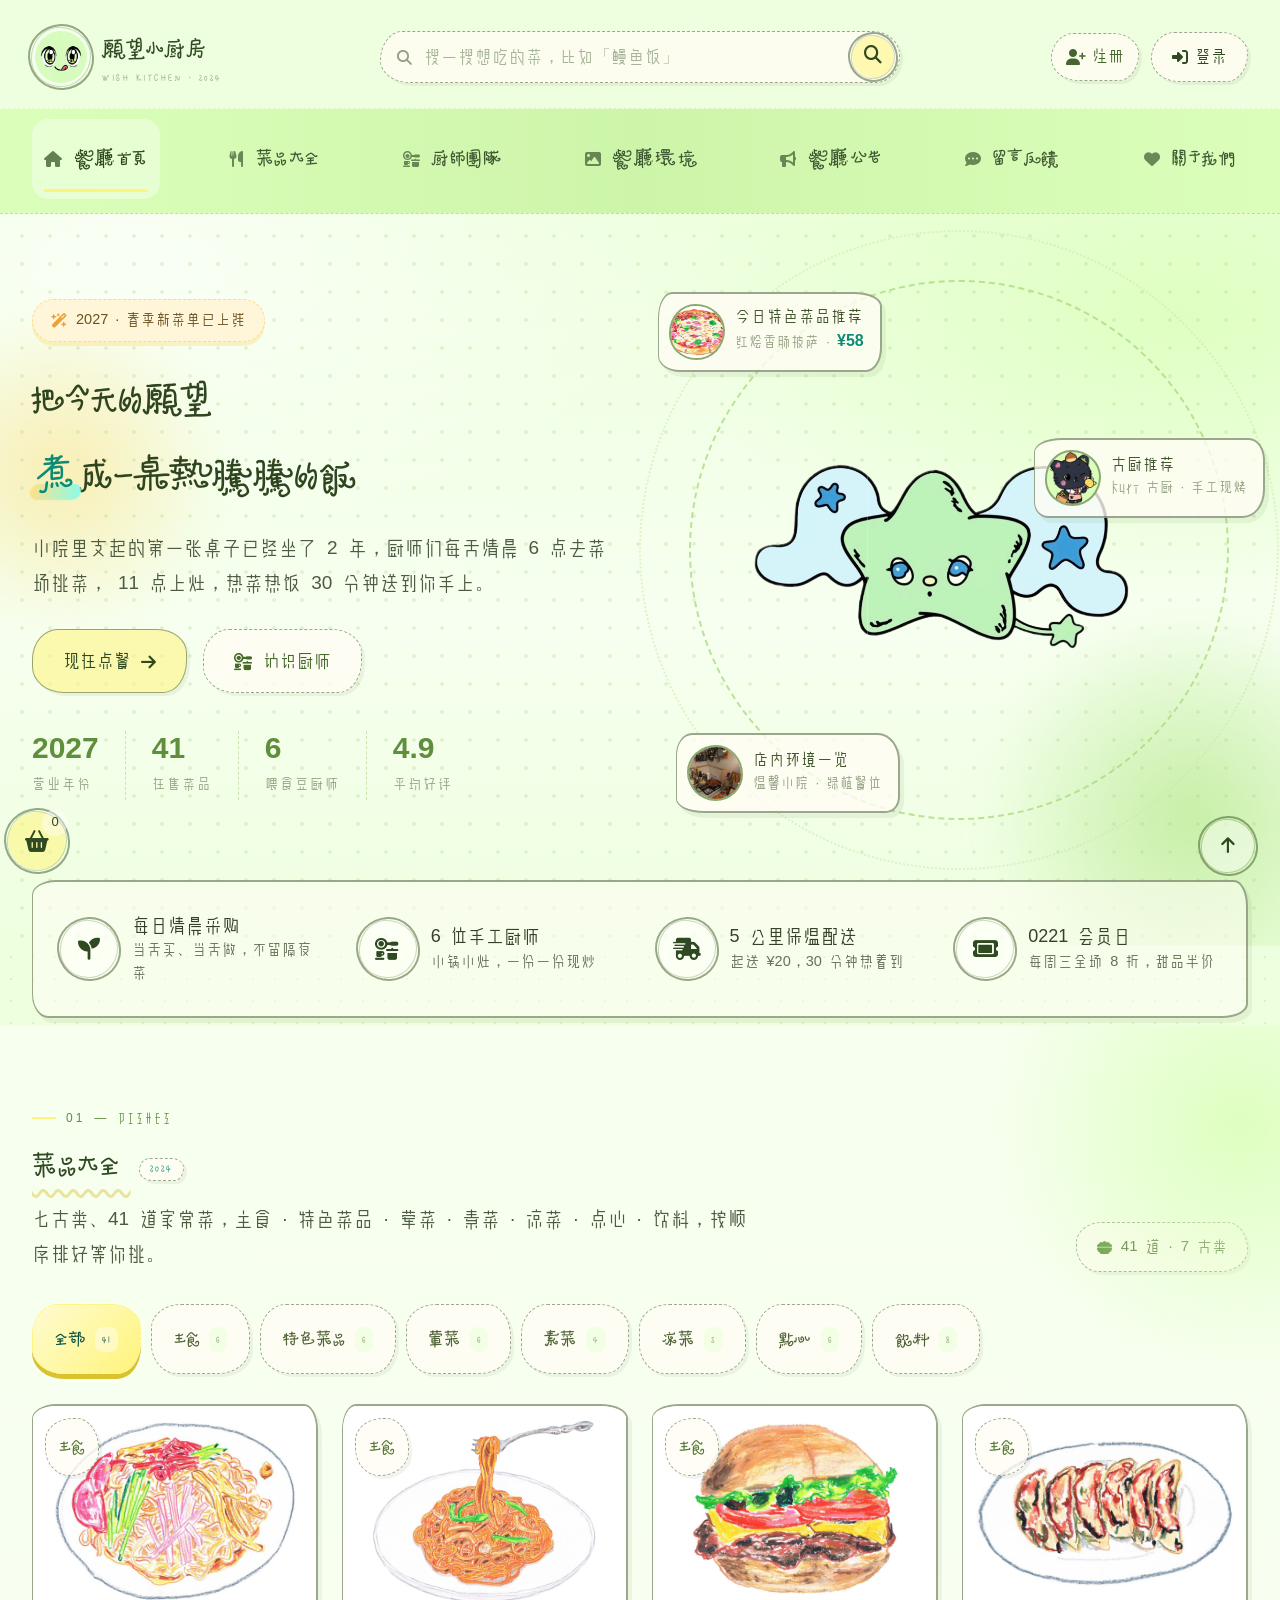
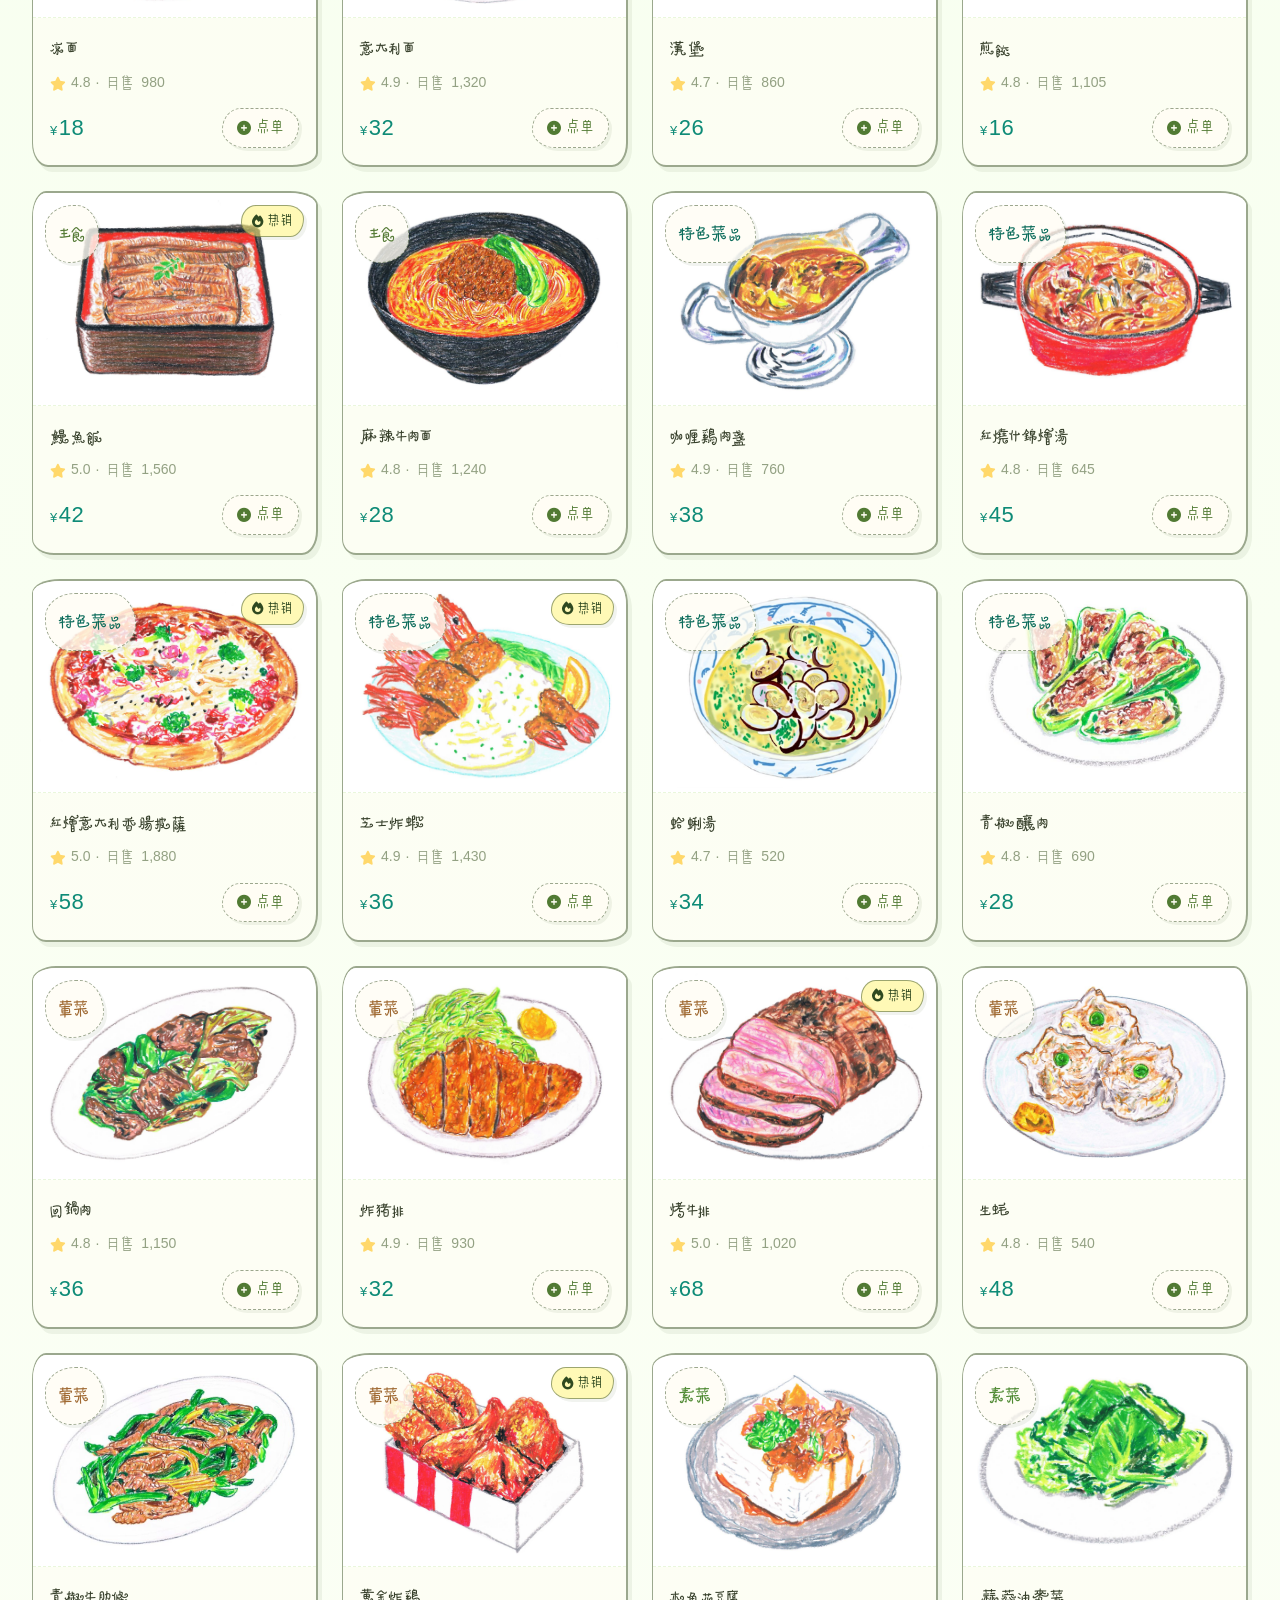
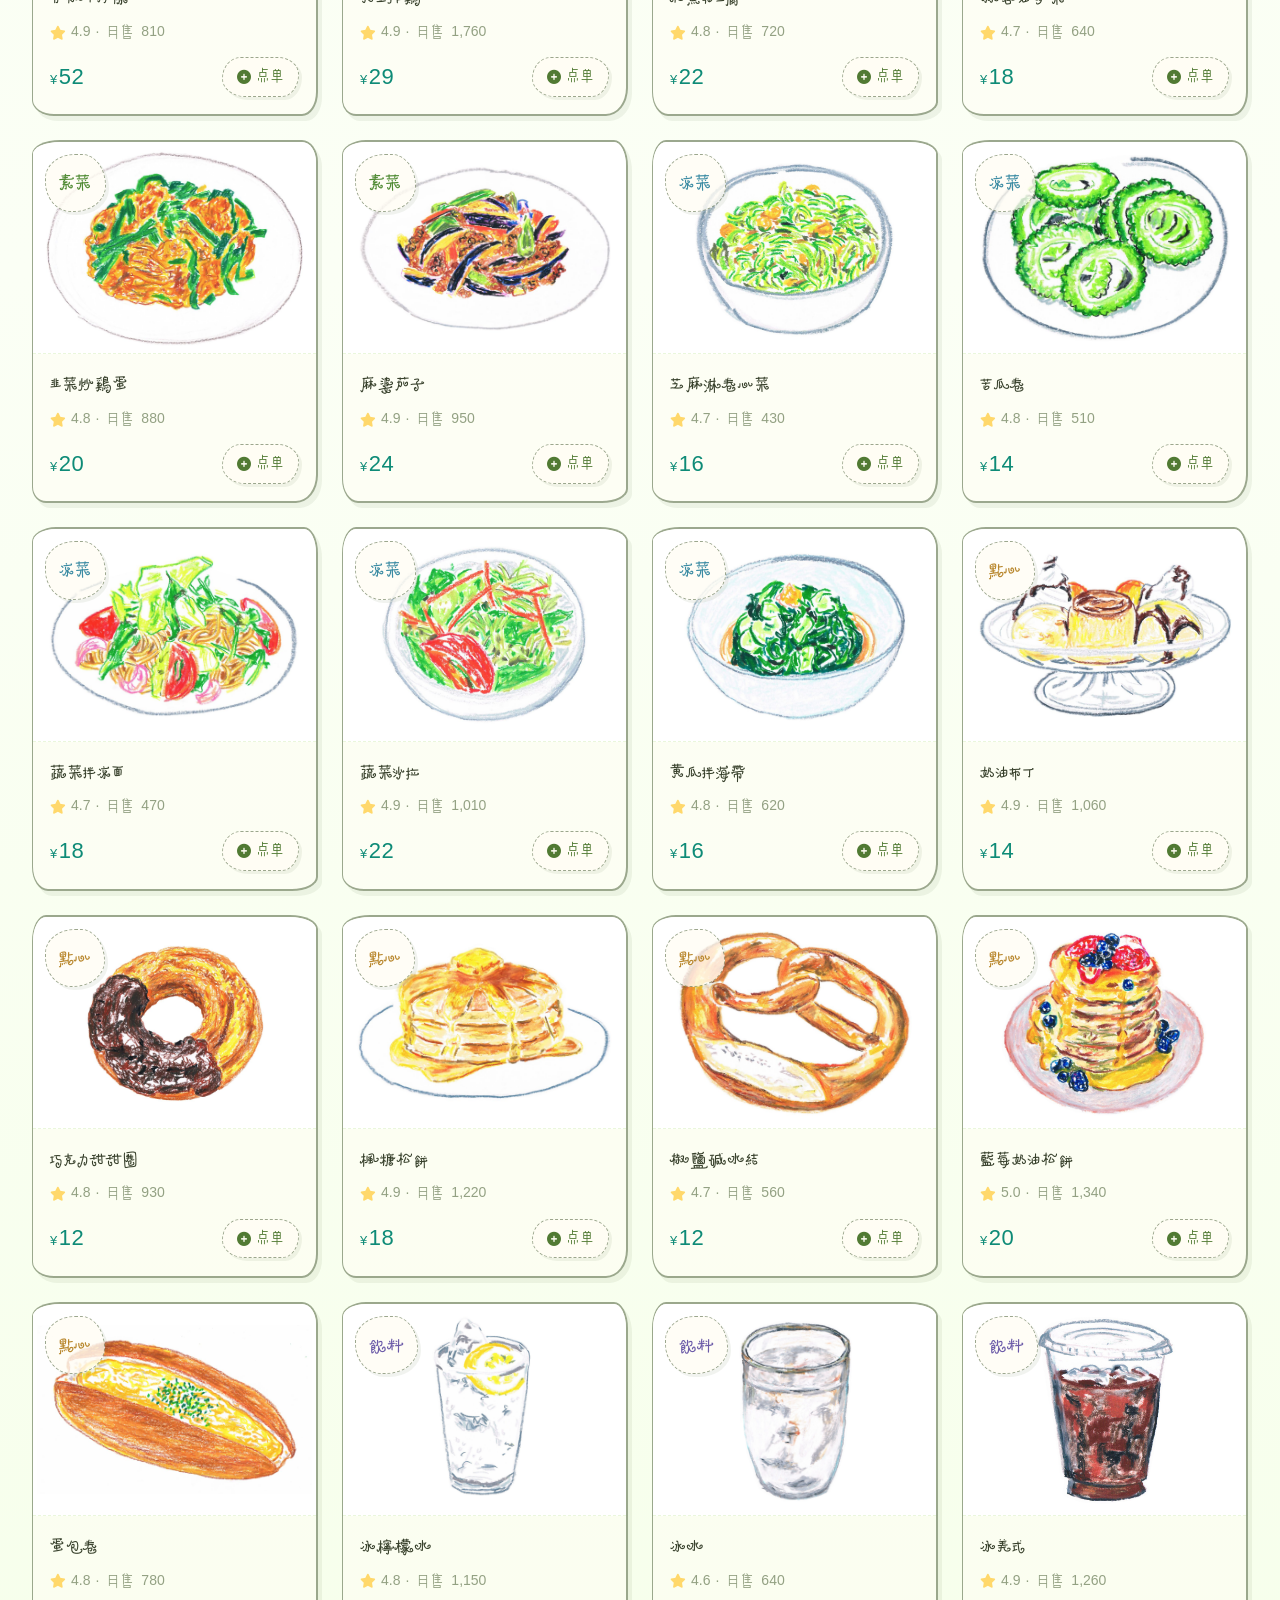
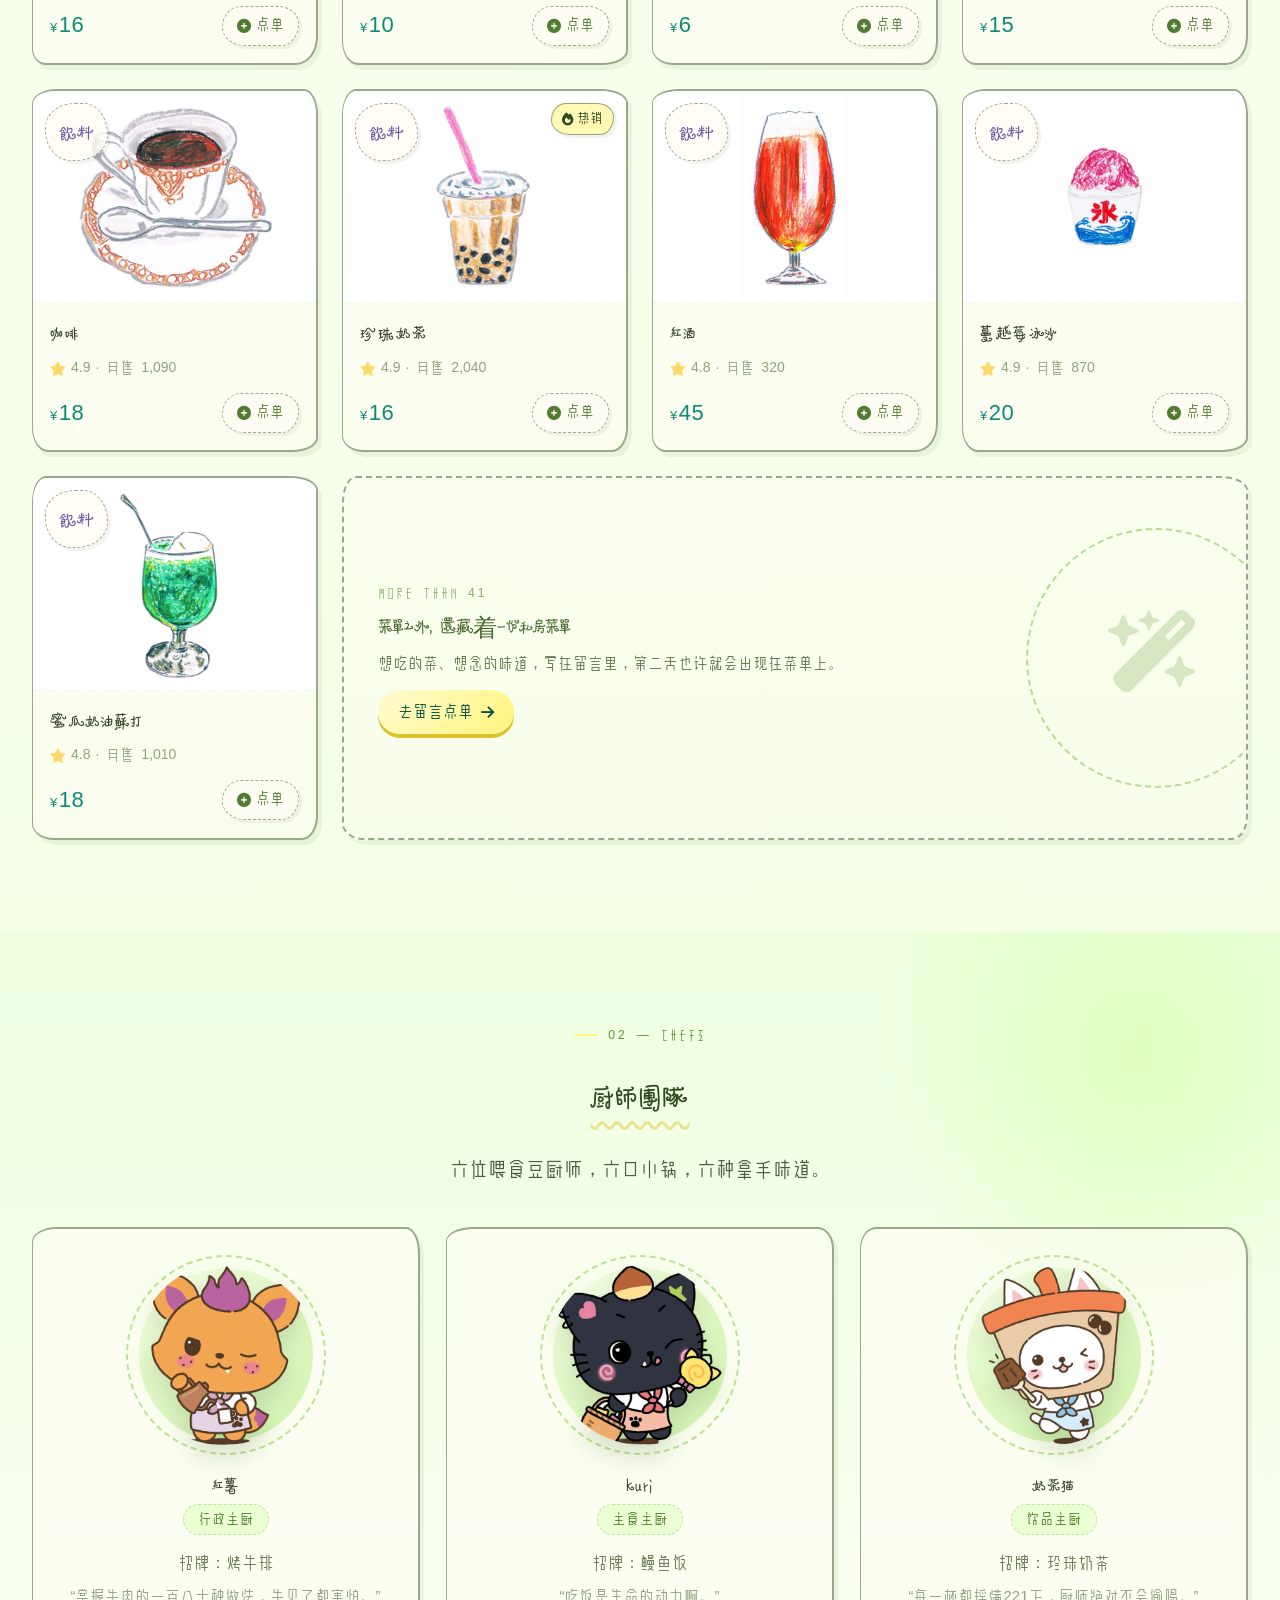
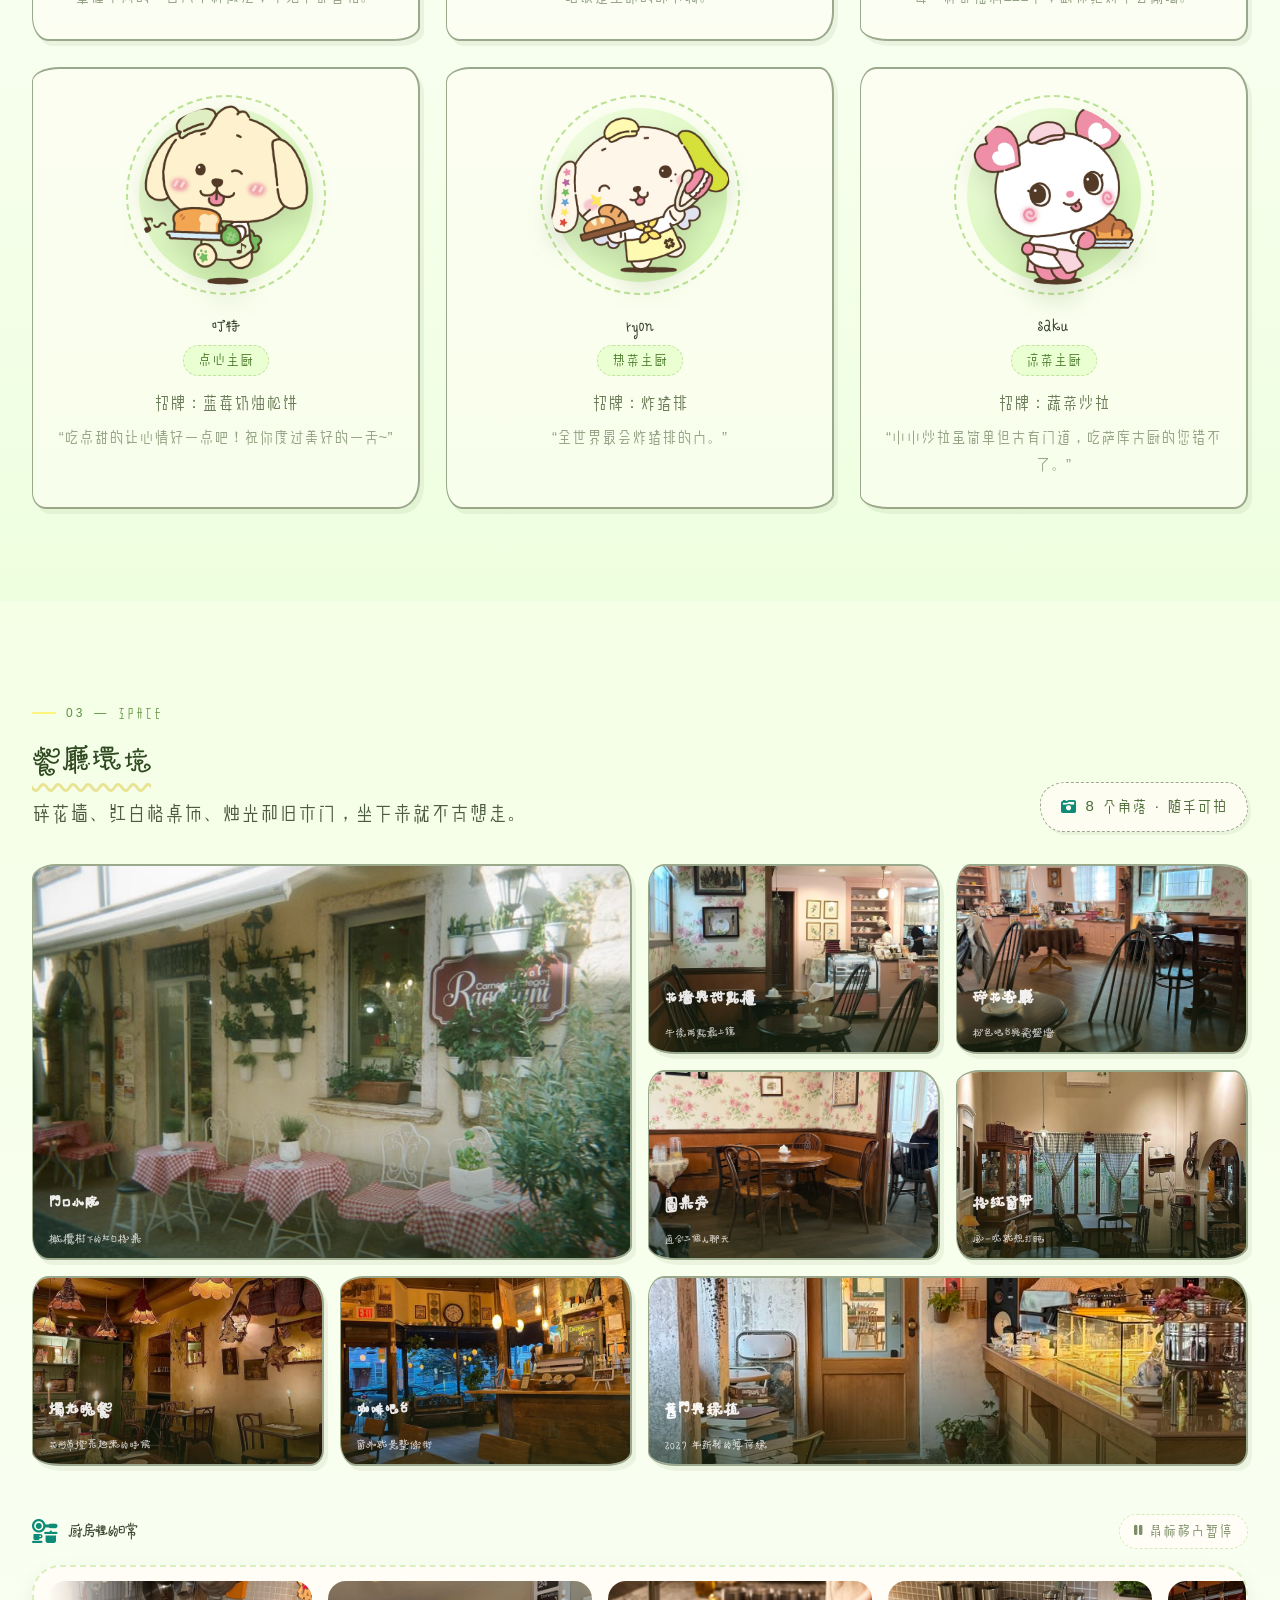
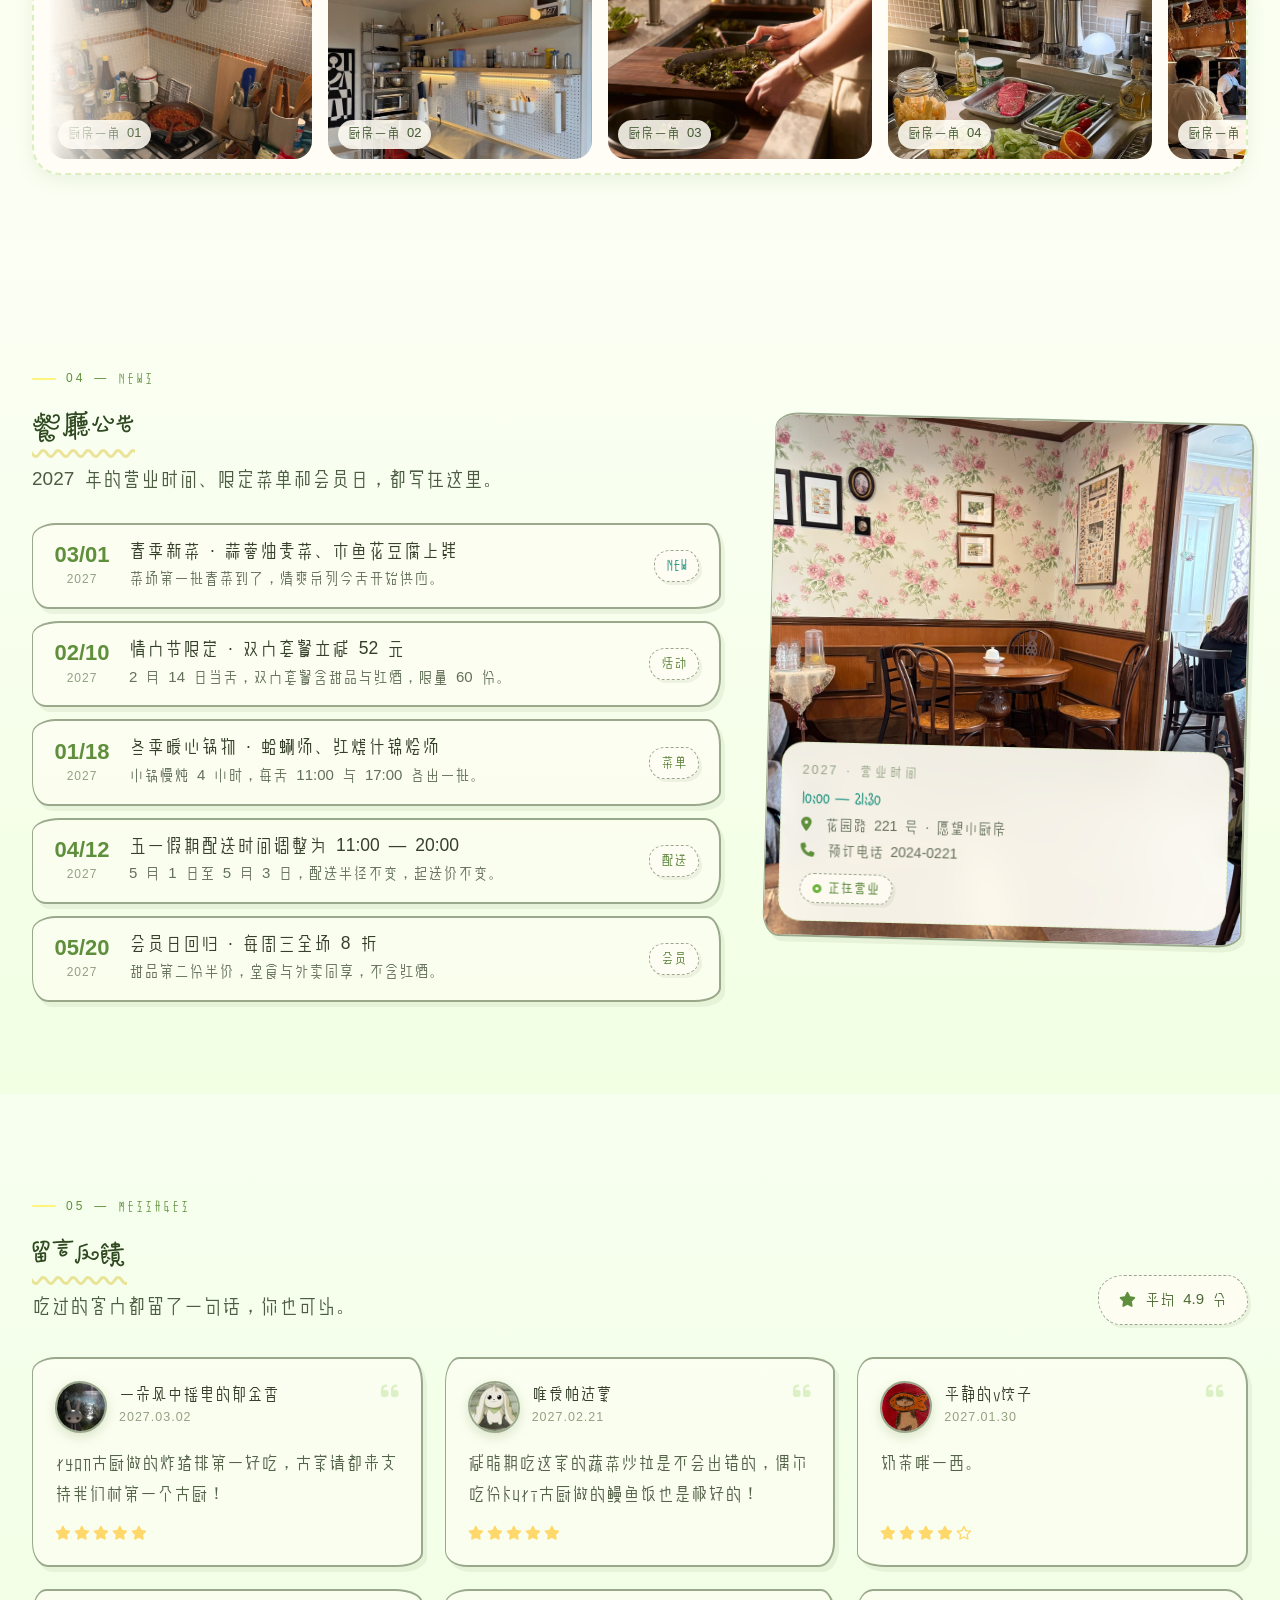
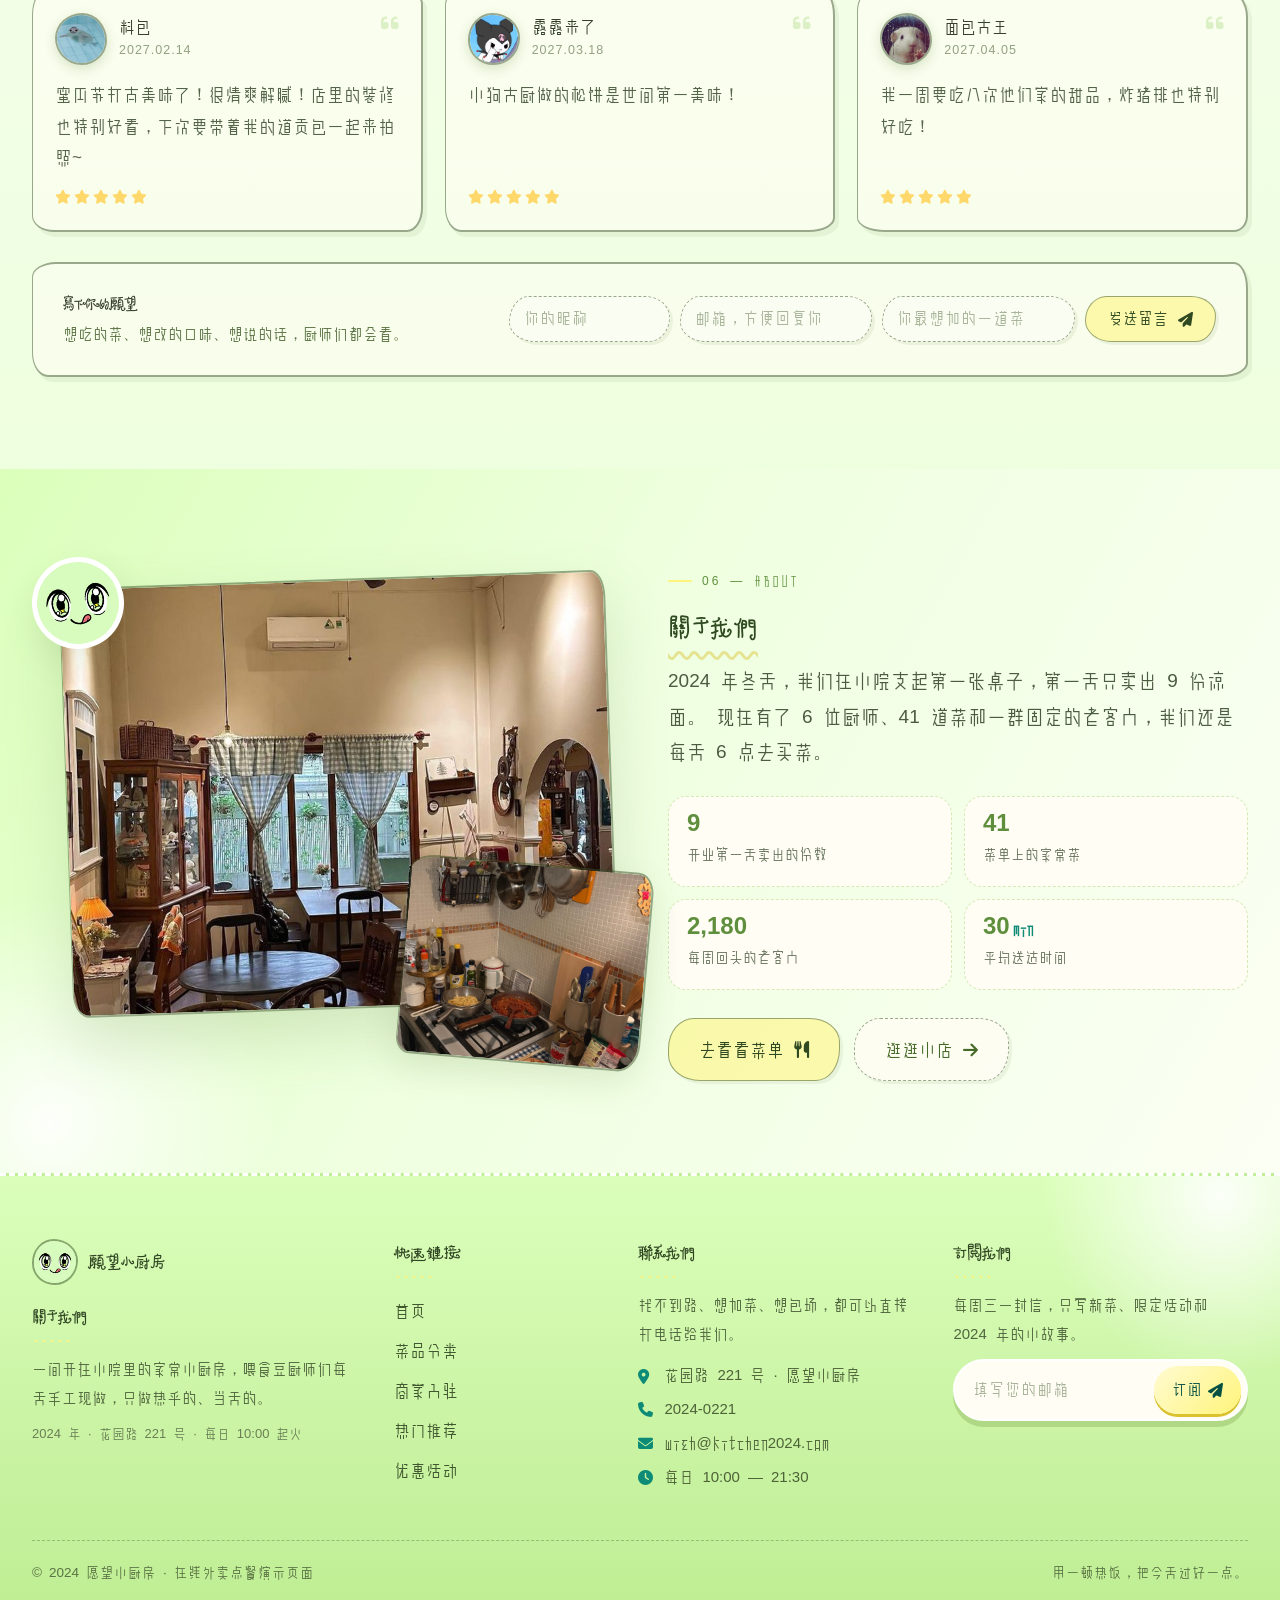
<file: mobile-page.html>
<!DOCTYPE html>
<html lang="zh-CN">
<head>
  <meta charset="UTF-8">
  <meta name="viewport" content="width=device-width, initial-scale=1">
  <title>愿望小厨房 · 在线外卖点餐</title>
  <!-- 站点小图标：使用 logo 文件夹中的图片 -->
  <link rel="icon" href="images/logo/logo.png">
  <!-- Bootstrap 5.3.7（本地引入，只使用其 CSS；滚动、悬停、弹窗过渡等动效由 CSS 完成，
       购物车、搜索、注册登录等需要记住状态的功能由 js/main.js 完成） -->
  <link rel="stylesheet" href="libs/bootstrap/bootstrap.min.css">
  <!-- Font Awesome 6.7.2 图标库（本地引入） -->
  <link rel="stylesheet" href="libs/fontawesome/css/all.min.css">
  <!-- 站点自定义样式：配色、字体、动效都写在这里 -->
  <link rel="stylesheet" href="css/style.css">
  <!-- 手机版补充样式：只在 ≤768px 生效，桌面版 index.html 不受影响 -->
  <link rel="stylesheet" href="css/mobile.css">
</head>

<body id="top">

  <!-- ============================================================ -->
  <!-- 一、页面顶部：Logo + 店铺名称 / 菜品搜索框 / 注册、登录          -->
  <!-- ============================================================ -->
  <header class="site-head">
    <div class="wrap head-inner">

      <!-- 左侧：logo 与店铺名称 -->
      <a class="brand" href="#top" aria-label="愿望小厨房 首页">
        <span class="brand-logo-wrap">
          <img class="brand-logo" src="images/logo/logo.png" alt="愿望小厨房 logo">
        </span>
        <span class="brand-text">
          <span class="brand-name">愿望小厨房</span>
          <span class="brand-sub">WISH KITCHEN · 2024</span>
        </span>
      </a>

      <!-- 中间：菜品搜索框（使用原生 datalist 给出菜品联想，不写 JS） -->
      <form class="search-form" action="#meals" role="search">
        <i class="fa-solid fa-magnifying-glass search-icon" aria-hidden="true"></i>
        <input class="search-input" type="search" name="q" list="dish-list"
               placeholder="搜一搜想吃的菜，比如「鳗鱼饭」" aria-label="搜索菜品">
        <datalist id="dish-list">
          <option value="鳗鱼饭"></option>
          <option value="红烩意大利香肠披萨"></option>
          <option value="烤牛排"></option>
          <option value="芝士炸虾"></option>
          <option value="珍珠奶茶"></option>
          <option value="枫糖松饼"></option>
          <option value="蔬菜沙拉"></option>
        </datalist>
        <button class="search-btn" type="submit" aria-label="搜索">
          <i class="fa-solid fa-magnifying-glass"></i>
        </button>
      </form>

      <!-- 右侧：注册与登录；登录成功后替换为用户头像与昵称 -->
      <div class="head-actions" id="headActions">
        <a class="head-link" href="#subscribe" id="registerBtn" role="button">
          <i class="fa-solid fa-user-plus" aria-hidden="true"></i>
          注册
        </a>
        <a class="btn-login" href="#subscribe" id="loginBtn" role="button">
          <i class="fa-solid fa-right-to-bracket" aria-hidden="true"></i>
          登录
        </a>
        <div class="user-chip" id="userChip" hidden>
          <img src="images/user/露露来了.jpg" alt="露露来了的头像">
          <span class="user-name">露露来了</span>
        </div>
      </div>
    </div>

    <!-- 顶部下方紧接的页面导航：左右两端与顶部内容对齐 -->
    <nav class="nav-bar" aria-label="主导航">
      <div class="wrap">
        <ul class="nav-list">
          <li><a class="nav-link active" href="#home"><i class="fa-solid fa-house" aria-hidden="true"></i>餐厅首页</a></li>
          <li><a class="nav-link" href="#meals"><i class="fa-solid fa-utensils" aria-hidden="true"></i>菜品大全</a></li>
          <li><a class="nav-link" href="#chefs"><i class="fa-solid fa-kitchen-set" aria-hidden="true"></i>厨师团队</a></li>
          <li><a class="nav-link" href="#environment"><i class="fa-solid fa-image" aria-hidden="true"></i>餐厅环境</a></li>
          <li><a class="nav-link" href="#notice"><i class="fa-solid fa-bullhorn" aria-hidden="true"></i>餐厅公告</a></li>
          <li><a class="nav-link" href="#feedback"><i class="fa-solid fa-comment-dots" aria-hidden="true"></i>留言反馈</a></li>
          <li><a class="nav-link" href="#about"><i class="fa-solid fa-heart" aria-hidden="true"></i>关于我们</a></li>
        </ul>
      </div>
    </nav>
  </header>

  <main>

    <!-- ============================================================ -->
    <!-- 二、首屏 Hero：主视觉大圆盘 + 漂浮小卡片 + 数据展示              -->
    <!-- ============================================================ -->
    <section class="hero" id="home">
      <!-- 背景装饰：动态光斑 -->
      <span class="hero-blob hero-blob-1" aria-hidden="true"></span>
      <span class="hero-blob hero-blob-2" aria-hidden="true"></span>
      <span class="hero-dots" aria-hidden="true"></span>

      <div class="wrap hero-inner">
        <!-- 左侧文案 -->
        <div class="hero-copy">
          <span class="hero-eyebrow">
            <i class="fa-solid fa-wand-magic-sparkles" aria-hidden="true"></i>
            2027 · 春季新菜单已上线
          </span>
          <h1 class="hero-title">
            把今天的愿望<br>
            <em class="hero-em">煮</em>成一桌热腾腾的饭
          </h1>
          <p class="hero-desc">
            小院里支起的第一张桌子已经坐了 2 年，厨师们每天清晨 6 点去菜场挑菜，
            11 点上灶，热菜热饭 30 分钟送到你手上。
          </p>

          <div class="hero-actions">
            <a class="btn-main" href="#meals">
              现在点餐
              <i class="fa-solid fa-arrow-right" aria-hidden="true"></i>
            </a>
            <a class="btn-ghost" href="#chefs">
              <i class="fa-solid fa-kitchen-set" aria-hidden="true"></i>
              认识厨师
            </a>
          </div>

          <!-- 首屏四项数据 -->
          <ul class="hero-stats">
            <li><strong>2027</strong><span>营业年份</span></li>
            <li><strong>41</strong><span>在售菜品</span></li>
            <li><strong>6</strong><span>喂食豆厨师</span></li>
            <li><strong>4.9</strong><span>平均好评</span></li>
          </ul>
        </div>

        <!-- 右侧主视觉：扇翅膀眨眼的小星吉祥物 + 漂浮小卡片 -->
        <div class="hero-art">
          <span class="plate-ring" aria-hidden="true"></span>
          <span class="plate-ring plate-ring-sm" aria-hidden="true"></span>

          <!-- 吉祥物：翅膀 / 身体分层，CSS 控制扇翅与眨眼 -->
          <div class="mascot" role="img" aria-label="愿望小厨房吉祥物小星，扇动翅膀眨着眼">
            <img class="mascot-wing mascot-wing-l" src="images/tubiao/wing_left.png" alt="" aria-hidden="true">
            <img class="mascot-wing mascot-wing-r" src="images/tubiao/wing_right.png" alt="" aria-hidden="true">
            <img class="mascot-body" src="images/tubiao/body.png" alt="">
            <!-- 两片眼皮，定时合上模拟眨眼 -->
            <span class="mascot-lid mascot-lid-l" aria-hidden="true"></span>
            <span class="mascot-lid mascot-lid-r" aria-hidden="true"></span>
          </div>

          <!-- 漂浮：今日特色菜品推荐 -->
          <div class="float-card float-dish">
            <img src="images/meals/特色菜品-红烩意大利香肠披萨.jpg" alt="红烩意大利香肠披萨">
            <div>
              <p class="float-title">今日特色菜品推荐</p>
              <p class="float-sub">红烩香肠披萨 · <strong>¥58</strong></p>
            </div>
          </div>

          <!-- 漂浮：大厨推荐 -->
          <div class="float-card float-chef">
            <img src="images/chefs/uniform/kuri大厨.png" alt="kuri 大厨">
            <div>
              <p class="float-title">大厨推荐</p>
              <p class="float-sub">kuri 大厨 · 手工现烤</p>
            </div>
          </div>

          <!-- 漂浮：店内环境一览 -->
          <div class="float-card float-env">
            <img src="images/kitchenenvironment/1.jpg" alt="店内环境">
            <div>
              <p class="float-title">店内环境一览</p>
              <p class="float-sub">温馨小院 · 绿植餐位</p>
            </div>
          </div>
        </div>
      </div>
    </section>

    <!-- ============================================================ -->
    <!-- 三、特色服务条：四个图标 + 短介绍，悬停有上浮和换色动效          -->
    <!-- ============================================================ -->
    <section class="features">
      <div class="wrap">
        <ul class="feature-strip">
          <li class="feature-item">
            <span class="feature-icon"><i class="fa-solid fa-seedling" aria-hidden="true"></i></span>
            <div>
              <h3 class="feature-title">每日清晨采购</h3>
              <p class="feature-text">当天买、当天做，不留隔夜菜</p>
            </div>
          </li>
          <li class="feature-item">
            <span class="feature-icon"><i class="fa-solid fa-kitchen-set" aria-hidden="true"></i></span>
            <div>
              <h3 class="feature-title">6 位手工厨师</h3>
              <p class="feature-text">小锅小灶，一份一份现炒</p>
            </div>
          </li>
          <li class="feature-item">
            <span class="feature-icon"><i class="fa-solid fa-truck-fast" aria-hidden="true"></i></span>
            <div>
              <h3 class="feature-title">5 公里保温配送</h3>
              <p class="feature-text">起送 ¥20，30 分钟热着到</p>
            </div>
          </li>
          <li class="feature-item">
            <span class="feature-icon"><i class="fa-solid fa-ticket" aria-hidden="true"></i></span>
            <div>
              <h3 class="feature-title">0221 会员日</h3>
              <p class="feature-text">每周三全场 8 折，甜品半价</p>
            </div>
          </li>
        </ul>
      </div>
    </section>

    <!-- ============================================================ -->
    <!-- 四、菜品大全：7 大类 41 道菜                                   -->
    <!-- 分类切换使用 radio + :has()，全部由 CSS 完成，不写 JS           -->
    <!-- 排版顺序：全部 / 主食 / 特色菜品 / 荤菜 / 素菜 / 凉菜 / 点心 / 饮料 -->
    <!-- ============================================================ -->
    <section class="section meals" id="meals">
      <div class="wrap">

        <div class="section-head">
          <div>
            <span class="eyebrow">01 — DISHES</span>
            <h2 class="section-title">菜品大全 <span class="title-mark">2024</span></h2>
            <p class="section-desc">
              七大类、41 道家常菜，主食 · 特色菜品 · 荤菜 · 素菜 · 凉菜 · 点心 · 饮料，按顺序排好等你挑。
            </p>
          </div>
          <span class="count-badge">
            <i class="fa-solid fa-bowl-food" aria-hidden="true"></i>
            41 道 · 7 大类
          </span>
        </div>

        <!-- 筛选单选按钮：视觉上隐藏，仅用于控制分类 -->
        <input class="cat-radio" type="radio" name="mealcat" id="f-all" checked>
        <input class="cat-radio" type="radio" name="mealcat" id="f-staple">
        <input class="cat-radio" type="radio" name="mealcat" id="f-special">
        <input class="cat-radio" type="radio" name="mealcat" id="f-meat">
        <input class="cat-radio" type="radio" name="mealcat" id="f-veg">
        <input class="cat-radio" type="radio" name="mealcat" id="f-cold">
        <input class="cat-radio" type="radio" name="mealcat" id="f-dimsum">
        <input class="cat-radio" type="radio" name="mealcat" id="f-drink">

        <!-- 分类标签 -->
        <div class="cat-tabs">
          <label class="cat-tab" for="f-all">全部 <small>41</small></label>
          <label class="cat-tab" for="f-staple">主食 <small>6</small></label>
          <label class="cat-tab" for="f-special">特色菜品 <small>6</small></label>
          <label class="cat-tab" for="f-meat">荤菜 <small>6</small></label>
          <label class="cat-tab" for="f-veg">素菜 <small>4</small></label>
          <label class="cat-tab" for="f-cold">凉菜 <small>5</small></label>
          <label class="cat-tab" for="f-dimsum">点心 <small>6</small></label>
          <label class="cat-tab" for="f-drink">饮料 <small>8</small></label>
        </div>

        <!-- 菜品网格：全部菜品按 主食→特色菜品→荤菜→素菜→凉菜→点心→饮料 排列 -->
        <div class="meal-grid">

          <!-- ---------- 主食 6 道 ---------- -->
          <article class="dish cat-staple">
            <div class="dish-media">
              <span class="dish-cat">主食</span>
              <img src="images/meals/主食-凉面.jpg" alt="凉面" loading="lazy">
            </div>
            <div class="dish-body">
              <h3 class="dish-name">凉面</h3>
              <p class="dish-meta"><i class="fa-solid fa-star" aria-hidden="true"></i> 4.8 <span>· 月售 980</span></p>
              <div class="dish-foot">
                <span class="dish-price"><small>¥</small>18</span>
                <a class="dish-order" href="#feedback"><i class="fa-solid fa-circle-plus" aria-hidden="true"></i> 点单</a>
              </div>
            </div>
          </article>

          <article class="dish cat-staple">
            <div class="dish-media">
              <span class="dish-cat">主食</span>
              <img src="images/meals/主食-意大利面.jpg" alt="意大利面" loading="lazy">
            </div>
            <div class="dish-body">
              <h3 class="dish-name">意大利面</h3>
              <p class="dish-meta"><i class="fa-solid fa-star" aria-hidden="true"></i> 4.9 <span>· 月售 1,320</span></p>
              <div class="dish-foot">
                <span class="dish-price"><small>¥</small>32</span>
                <a class="dish-order" href="#feedback"><i class="fa-solid fa-circle-plus" aria-hidden="true"></i> 点单</a>
              </div>
            </div>
          </article>

          <article class="dish cat-staple">
            <div class="dish-media">
              <span class="dish-cat">主食</span>
              <img src="images/meals/主食-汉堡.jpg" alt="汉堡" loading="lazy">
            </div>
            <div class="dish-body">
              <h3 class="dish-name">汉堡</h3>
              <p class="dish-meta"><i class="fa-solid fa-star" aria-hidden="true"></i> 4.7 <span>· 月售 860</span></p>
              <div class="dish-foot">
                <span class="dish-price"><small>¥</small>26</span>
                <a class="dish-order" href="#feedback"><i class="fa-solid fa-circle-plus" aria-hidden="true"></i> 点单</a>
              </div>
            </div>
          </article>

          <article class="dish cat-staple">
            <div class="dish-media">
              <span class="dish-cat">主食</span>
              <img src="images/meals/主食-煎饺.jpg" alt="煎饺" loading="lazy">
            </div>
            <div class="dish-body">
              <h3 class="dish-name">煎饺</h3>
              <p class="dish-meta"><i class="fa-solid fa-star" aria-hidden="true"></i> 4.8 <span>· 月售 1,105</span></p>
              <div class="dish-foot">
                <span class="dish-price"><small>¥</small>16</span>
                <a class="dish-order" href="#feedback"><i class="fa-solid fa-circle-plus" aria-hidden="true"></i> 点单</a>
              </div>
            </div>
          </article>

          <article class="dish cat-staple">
            <div class="dish-media">
              <span class="dish-cat">主食</span>
              <img src="images/meals/主食-鳗鱼饭.jpg" alt="鳗鱼饭" loading="lazy">
              <span class="dish-hot"><i class="fa-solid fa-fire" aria-hidden="true"></i> 热销</span>
            </div>
            <div class="dish-body">
              <h3 class="dish-name">鳗鱼饭</h3>
              <p class="dish-meta"><i class="fa-solid fa-star" aria-hidden="true"></i> 5.0 <span>· 月售 1,560</span></p>
              <div class="dish-foot">
                <span class="dish-price"><small>¥</small>42</span>
                <a class="dish-order" href="#feedback"><i class="fa-solid fa-circle-plus" aria-hidden="true"></i> 点单</a>
              </div>
            </div>
          </article>

          <article class="dish cat-staple">
            <div class="dish-media">
              <span class="dish-cat">主食</span>
              <img src="images/meals/主食-麻辣牛肉面.jpg" alt="麻辣牛肉面" loading="lazy">
            </div>
            <div class="dish-body">
              <h3 class="dish-name">麻辣牛肉面</h3>
              <p class="dish-meta"><i class="fa-solid fa-star" aria-hidden="true"></i> 4.8 <span>· 月售 1,240</span></p>
              <div class="dish-foot">
                <span class="dish-price"><small>¥</small>28</span>
                <a class="dish-order" href="#feedback"><i class="fa-solid fa-circle-plus" aria-hidden="true"></i> 点单</a>
              </div>
            </div>
          </article>

          <!-- ---------- 特色菜品 6 道 ---------- -->
          <article class="dish cat-special">
            <div class="dish-media">
              <span class="dish-cat dish-cat-special">特色菜品</span>
              <img src="images/meals/特色菜品-咖喱鸡肉盏.jpg" alt="咖喱鸡肉盏" loading="lazy">
            </div>
            <div class="dish-body">
              <h3 class="dish-name">咖喱鸡肉盏</h3>
              <p class="dish-meta"><i class="fa-solid fa-star" aria-hidden="true"></i> 4.9 <span>· 月售 760</span></p>
              <div class="dish-foot">
                <span class="dish-price"><small>¥</small>38</span>
                <a class="dish-order" href="#feedback"><i class="fa-solid fa-circle-plus" aria-hidden="true"></i> 点单</a>
              </div>
            </div>
          </article>

          <article class="dish cat-special">
            <div class="dish-media">
              <span class="dish-cat dish-cat-special">特色菜品</span>
              <img src="images/meals/特色菜品-红烧什锦烩汤.jpg" alt="红烧什锦烩汤" loading="lazy">
            </div>
            <div class="dish-body">
              <h3 class="dish-name">红烧什锦烩汤</h3>
              <p class="dish-meta"><i class="fa-solid fa-star" aria-hidden="true"></i> 4.8 <span>· 月售 645</span></p>
              <div class="dish-foot">
                <span class="dish-price"><small>¥</small>45</span>
                <a class="dish-order" href="#feedback"><i class="fa-solid fa-circle-plus" aria-hidden="true"></i> 点单</a>
              </div>
            </div>
          </article>

          <article class="dish cat-special">
            <div class="dish-media">
              <span class="dish-cat dish-cat-special">特色菜品</span>
              <img src="images/meals/特色菜品-红烩意大利香肠披萨.jpg" alt="红烩意大利香肠披萨" loading="lazy">
              <span class="dish-hot"><i class="fa-solid fa-fire" aria-hidden="true"></i> 热销</span>
            </div>
            <div class="dish-body">
              <h3 class="dish-name">红烩意大利香肠披萨</h3>
              <p class="dish-meta"><i class="fa-solid fa-star" aria-hidden="true"></i> 5.0 <span>· 月售 1,880</span></p>
              <div class="dish-foot">
                <span class="dish-price"><small>¥</small>58</span>
                <a class="dish-order" href="#feedback"><i class="fa-solid fa-circle-plus" aria-hidden="true"></i> 点单</a>
              </div>
            </div>
          </article>

          <article class="dish cat-special">
            <div class="dish-media">
              <span class="dish-cat dish-cat-special">特色菜品</span>
              <img src="images/meals/特色菜品-芝士炸虾.jpg" alt="芝士炸虾" loading="lazy">
              <span class="dish-hot"><i class="fa-solid fa-fire" aria-hidden="true"></i> 热销</span>
            </div>
            <div class="dish-body">
              <h3 class="dish-name">芝士炸虾</h3>
              <p class="dish-meta"><i class="fa-solid fa-star" aria-hidden="true"></i> 4.9 <span>· 月售 1,430</span></p>
              <div class="dish-foot">
                <span class="dish-price"><small>¥</small>36</span>
                <a class="dish-order" href="#feedback"><i class="fa-solid fa-circle-plus" aria-hidden="true"></i> 点单</a>
              </div>
            </div>
          </article>

          <article class="dish cat-special">
            <div class="dish-media">
              <span class="dish-cat dish-cat-special">特色菜品</span>
              <img src="images/meals/特色菜品-蛤蜊汤.jpg" alt="蛤蜊汤" loading="lazy">
            </div>
            <div class="dish-body">
              <h3 class="dish-name">蛤蜊汤</h3>
              <p class="dish-meta"><i class="fa-solid fa-star" aria-hidden="true"></i> 4.7 <span>· 月售 520</span></p>
              <div class="dish-foot">
                <span class="dish-price"><small>¥</small>34</span>
                <a class="dish-order" href="#feedback"><i class="fa-solid fa-circle-plus" aria-hidden="true"></i> 点单</a>
              </div>
            </div>
          </article>

          <article class="dish cat-special">
            <div class="dish-media">
              <span class="dish-cat dish-cat-special">特色菜品</span>
              <img src="images/meals/特色菜品-青椒酿肉.jpg" alt="青椒酿肉" loading="lazy">
            </div>
            <div class="dish-body">
              <h3 class="dish-name">青椒酿肉</h3>
              <p class="dish-meta"><i class="fa-solid fa-star" aria-hidden="true"></i> 4.8 <span>· 月售 690</span></p>
              <div class="dish-foot">
                <span class="dish-price"><small>¥</small>28</span>
                <a class="dish-order" href="#feedback"><i class="fa-solid fa-circle-plus" aria-hidden="true"></i> 点单</a>
              </div>
            </div>
          </article>

          <!-- ---------- 荤菜 6 道 ---------- -->
          <article class="dish cat-meat">
            <div class="dish-media">
              <span class="dish-cat dish-cat-meat">荤菜</span>
              <img src="images/meals/荤菜-回锅肉.jpg" alt="回锅肉" loading="lazy">
            </div>
            <div class="dish-body">
              <h3 class="dish-name">回锅肉</h3>
              <p class="dish-meta"><i class="fa-solid fa-star" aria-hidden="true"></i> 4.8 <span>· 月售 1,150</span></p>
              <div class="dish-foot">
                <span class="dish-price"><small>¥</small>36</span>
                <a class="dish-order" href="#feedback"><i class="fa-solid fa-circle-plus" aria-hidden="true"></i> 点单</a>
              </div>
            </div>
          </article>

          <article class="dish cat-meat">
            <div class="dish-media">
              <span class="dish-cat dish-cat-meat">荤菜</span>
              <img src="images/meals/荤菜-炸猪排.jpg" alt="炸猪排" loading="lazy">
            </div>
            <div class="dish-body">
              <h3 class="dish-name">炸猪排</h3>
              <p class="dish-meta"><i class="fa-solid fa-star" aria-hidden="true"></i> 4.9 <span>· 月售 930</span></p>
              <div class="dish-foot">
                <span class="dish-price"><small>¥</small>32</span>
                <a class="dish-order" href="#feedback"><i class="fa-solid fa-circle-plus" aria-hidden="true"></i> 点单</a>
              </div>
            </div>
          </article>

          <article class="dish cat-meat">
            <div class="dish-media">
              <span class="dish-cat dish-cat-meat">荤菜</span>
              <img src="images/meals/荤菜-烤牛排.jpg" alt="烤牛排" loading="lazy">
              <span class="dish-hot"><i class="fa-solid fa-fire" aria-hidden="true"></i> 热销</span>
            </div>
            <div class="dish-body">
              <h3 class="dish-name">烤牛排</h3>
              <p class="dish-meta"><i class="fa-solid fa-star" aria-hidden="true"></i> 5.0 <span>· 月售 1,020</span></p>
              <div class="dish-foot">
                <span class="dish-price"><small>¥</small>68</span>
                <a class="dish-order" href="#feedback"><i class="fa-solid fa-circle-plus" aria-hidden="true"></i> 点单</a>
              </div>
            </div>
          </article>

          <article class="dish cat-meat">
            <div class="dish-media">
              <span class="dish-cat dish-cat-meat">荤菜</span>
              <img src="images/meals/荤菜-生蚝.jpg" alt="生蚝" loading="lazy">
            </div>
            <div class="dish-body">
              <h3 class="dish-name">生蚝</h3>
              <p class="dish-meta"><i class="fa-solid fa-star" aria-hidden="true"></i> 4.8 <span>· 月售 540</span></p>
              <div class="dish-foot">
                <span class="dish-price"><small>¥</small>48</span>
                <a class="dish-order" href="#feedback"><i class="fa-solid fa-circle-plus" aria-hidden="true"></i> 点单</a>
              </div>
            </div>
          </article>

          <article class="dish cat-meat">
            <div class="dish-media">
              <span class="dish-cat dish-cat-meat">荤菜</span>
              <img src="images/meals/荤菜-青椒牛肋条.jpg" alt="青椒牛肋条" loading="lazy">
            </div>
            <div class="dish-body">
              <h3 class="dish-name">青椒牛肋条</h3>
              <p class="dish-meta"><i class="fa-solid fa-star" aria-hidden="true"></i> 4.9 <span>· 月售 810</span></p>
              <div class="dish-foot">
                <span class="dish-price"><small>¥</small>52</span>
                <a class="dish-order" href="#feedback"><i class="fa-solid fa-circle-plus" aria-hidden="true"></i> 点单</a>
              </div>
            </div>
          </article>

          <article class="dish cat-meat">
            <div class="dish-media">
              <span class="dish-cat dish-cat-meat">荤菜</span>
              <img src="images/meals/荤菜-黄金炸鸡.jpg" alt="黄金炸鸡" loading="lazy">
              <span class="dish-hot"><i class="fa-solid fa-fire" aria-hidden="true"></i> 热销</span>
            </div>
            <div class="dish-body">
              <h3 class="dish-name">黄金炸鸡</h3>
              <p class="dish-meta"><i class="fa-solid fa-star" aria-hidden="true"></i> 4.9 <span>· 月售 1,760</span></p>
              <div class="dish-foot">
                <span class="dish-price"><small>¥</small>29</span>
                <a class="dish-order" href="#feedback"><i class="fa-solid fa-circle-plus" aria-hidden="true"></i> 点单</a>
              </div>
            </div>
          </article>

          <!-- ---------- 素菜 4 道 ---------- -->
          <article class="dish cat-veg">
            <div class="dish-media">
              <span class="dish-cat dish-cat-veg">素菜</span>
              <img src="images/meals/素菜-木鱼花豆腐.jpg" alt="木鱼花豆腐" loading="lazy">
            </div>
            <div class="dish-body">
              <h3 class="dish-name">木鱼花豆腐</h3>
              <p class="dish-meta"><i class="fa-solid fa-star" aria-hidden="true"></i> 4.8 <span>· 月售 720</span></p>
              <div class="dish-foot">
                <span class="dish-price"><small>¥</small>22</span>
                <a class="dish-order" href="#feedback"><i class="fa-solid fa-circle-plus" aria-hidden="true"></i> 点单</a>
              </div>
            </div>
          </article>

          <article class="dish cat-veg">
            <div class="dish-media">
              <span class="dish-cat dish-cat-veg">素菜</span>
              <img src="images/meals/素菜-蒜蓉油麦菜.jpg" alt="蒜蓉油麦菜" loading="lazy">
            </div>
            <div class="dish-body">
              <h3 class="dish-name">蒜蓉油麦菜</h3>
              <p class="dish-meta"><i class="fa-solid fa-star" aria-hidden="true"></i> 4.7 <span>· 月售 640</span></p>
              <div class="dish-foot">
                <span class="dish-price"><small>¥</small>18</span>
                <a class="dish-order" href="#feedback"><i class="fa-solid fa-circle-plus" aria-hidden="true"></i> 点单</a>
              </div>
            </div>
          </article>

          <article class="dish cat-veg">
            <div class="dish-media">
              <span class="dish-cat dish-cat-veg">素菜</span>
              <img src="images/meals/素菜-韭菜炒鸡蛋.jpg" alt="韭菜炒鸡蛋" loading="lazy">
            </div>
            <div class="dish-body">
              <h3 class="dish-name">韭菜炒鸡蛋</h3>
              <p class="dish-meta"><i class="fa-solid fa-star" aria-hidden="true"></i> 4.8 <span>· 月售 880</span></p>
              <div class="dish-foot">
                <span class="dish-price"><small>¥</small>20</span>
                <a class="dish-order" href="#feedback"><i class="fa-solid fa-circle-plus" aria-hidden="true"></i> 点单</a>
              </div>
            </div>
          </article>

          <article class="dish cat-veg">
            <div class="dish-media">
              <span class="dish-cat dish-cat-veg">素菜</span>
              <img src="images/meals/素菜-麻婆茄子.jpg" alt="麻婆茄子" loading="lazy">
            </div>
            <div class="dish-body">
              <h3 class="dish-name">麻婆茄子</h3>
              <p class="dish-meta"><i class="fa-solid fa-star" aria-hidden="true"></i> 4.9 <span>· 月售 950</span></p>
              <div class="dish-foot">
                <span class="dish-price"><small>¥</small>24</span>
                <a class="dish-order" href="#feedback"><i class="fa-solid fa-circle-plus" aria-hidden="true"></i> 点单</a>
              </div>
            </div>
          </article>

          <!-- ---------- 凉菜 5 道 ---------- -->
          <article class="dish cat-cold">
            <div class="dish-media">
              <span class="dish-cat dish-cat-cold">凉菜</span>
              <img src="images/meals/凉菜-芝麻淋卷心菜.jpg" alt="芝麻淋卷心菜" loading="lazy">
            </div>
            <div class="dish-body">
              <h3 class="dish-name">芝麻淋卷心菜</h3>
              <p class="dish-meta"><i class="fa-solid fa-star" aria-hidden="true"></i> 4.7 <span>· 月售 430</span></p>
              <div class="dish-foot">
                <span class="dish-price"><small>¥</small>16</span>
                <a class="dish-order" href="#feedback"><i class="fa-solid fa-circle-plus" aria-hidden="true"></i> 点单</a>
              </div>
            </div>
          </article>

          <article class="dish cat-cold">
            <div class="dish-media">
              <span class="dish-cat dish-cat-cold">凉菜</span>
              <img src="images/meals/凉菜-苦瓜卷.jpg" alt="苦瓜卷" loading="lazy">
            </div>
            <div class="dish-body">
              <h3 class="dish-name">苦瓜卷</h3>
              <p class="dish-meta"><i class="fa-solid fa-star" aria-hidden="true"></i> 4.8 <span>· 月售 510</span></p>
              <div class="dish-foot">
                <span class="dish-price"><small>¥</small>14</span>
                <a class="dish-order" href="#feedback"><i class="fa-solid fa-circle-plus" aria-hidden="true"></i> 点单</a>
              </div>
            </div>
          </article>

          <article class="dish cat-cold">
            <div class="dish-media">
              <span class="dish-cat dish-cat-cold">凉菜</span>
              <img src="images/meals/凉菜-蔬菜拌凉面.jpg" alt="蔬菜拌凉面" loading="lazy">
            </div>
            <div class="dish-body">
              <h3 class="dish-name">蔬菜拌凉面</h3>
              <p class="dish-meta"><i class="fa-solid fa-star" aria-hidden="true"></i> 4.7 <span>· 月售 470</span></p>
              <div class="dish-foot">
                <span class="dish-price"><small>¥</small>18</span>
                <a class="dish-order" href="#feedback"><i class="fa-solid fa-circle-plus" aria-hidden="true"></i> 点单</a>
              </div>
            </div>
          </article>

          <article class="dish cat-cold">
            <div class="dish-media">
              <span class="dish-cat dish-cat-cold">凉菜</span>
              <img src="images/meals/凉菜-蔬菜沙拉.jpg" alt="蔬菜沙拉" loading="lazy">
            </div>
            <div class="dish-body">
              <h3 class="dish-name">蔬菜沙拉</h3>
              <p class="dish-meta"><i class="fa-solid fa-star" aria-hidden="true"></i> 4.9 <span>· 月售 1,010</span></p>
              <div class="dish-foot">
                <span class="dish-price"><small>¥</small>22</span>
                <a class="dish-order" href="#feedback"><i class="fa-solid fa-circle-plus" aria-hidden="true"></i> 点单</a>
              </div>
            </div>
          </article>

          <article class="dish cat-cold">
            <div class="dish-media">
              <span class="dish-cat dish-cat-cold">凉菜</span>
              <img src="images/meals/凉菜-黄瓜拌海带.jpg" alt="黄瓜拌海带" loading="lazy">
            </div>
            <div class="dish-body">
              <h3 class="dish-name">黄瓜拌海带</h3>
              <p class="dish-meta"><i class="fa-solid fa-star" aria-hidden="true"></i> 4.8 <span>· 月售 620</span></p>
              <div class="dish-foot">
                <span class="dish-price"><small>¥</small>16</span>
                <a class="dish-order" href="#feedback"><i class="fa-solid fa-circle-plus" aria-hidden="true"></i> 点单</a>
              </div>
            </div>
          </article>

          <!-- ---------- 点心 6 道 ---------- -->
          <article class="dish cat-dimsum">
            <div class="dish-media">
              <span class="dish-cat dish-cat-dimsum">点心</span>
              <img src="images/meals/点心-奶油布丁.jpg" alt="奶油布丁" loading="lazy">
            </div>
            <div class="dish-body">
              <h3 class="dish-name">奶油布丁</h3>
              <p class="dish-meta"><i class="fa-solid fa-star" aria-hidden="true"></i> 4.9 <span>· 月售 1,060</span></p>
              <div class="dish-foot">
                <span class="dish-price"><small>¥</small>14</span>
                <a class="dish-order" href="#feedback"><i class="fa-solid fa-circle-plus" aria-hidden="true"></i> 点单</a>
              </div>
            </div>
          </article>

          <article class="dish cat-dimsum">
            <div class="dish-media">
              <span class="dish-cat dish-cat-dimsum">点心</span>
              <img src="images/meals/点心-巧克力甜甜圈.jpg" alt="巧克力甜甜圈" loading="lazy">
            </div>
            <div class="dish-body">
              <h3 class="dish-name">巧克力甜甜圈</h3>
              <p class="dish-meta"><i class="fa-solid fa-star" aria-hidden="true"></i> 4.8 <span>· 月售 930</span></p>
              <div class="dish-foot">
                <span class="dish-price"><small>¥</small>12</span>
                <a class="dish-order" href="#feedback"><i class="fa-solid fa-circle-plus" aria-hidden="true"></i> 点单</a>
              </div>
            </div>
          </article>

          <article class="dish cat-dimsum">
            <div class="dish-media">
              <span class="dish-cat dish-cat-dimsum">点心</span>
              <img src="images/meals/点心-枫糖松饼.jpg" alt="枫糖松饼" loading="lazy">
            </div>
            <div class="dish-body">
              <h3 class="dish-name">枫糖松饼</h3>
              <p class="dish-meta"><i class="fa-solid fa-star" aria-hidden="true"></i> 4.9 <span>· 月售 1,220</span></p>
              <div class="dish-foot">
                <span class="dish-price"><small>¥</small>18</span>
                <a class="dish-order" href="#feedback"><i class="fa-solid fa-circle-plus" aria-hidden="true"></i> 点单</a>
              </div>
            </div>
          </article>

          <article class="dish cat-dimsum">
            <div class="dish-media">
              <span class="dish-cat dish-cat-dimsum">点心</span>
              <img src="images/meals/点心-椒盐碱水结.jpg" alt="椒盐碱水结" loading="lazy">
            </div>
            <div class="dish-body">
              <h3 class="dish-name">椒盐碱水结</h3>
              <p class="dish-meta"><i class="fa-solid fa-star" aria-hidden="true"></i> 4.7 <span>· 月售 560</span></p>
              <div class="dish-foot">
                <span class="dish-price"><small>¥</small>12</span>
                <a class="dish-order" href="#feedback"><i class="fa-solid fa-circle-plus" aria-hidden="true"></i> 点单</a>
              </div>
            </div>
          </article>

          <article class="dish cat-dimsum">
            <div class="dish-media">
              <span class="dish-cat dish-cat-dimsum">点心</span>
              <img src="images/meals/点心-蓝莓奶油松饼.jpg" alt="蓝莓奶油松饼" loading="lazy">
            </div>
            <div class="dish-body">
              <h3 class="dish-name">蓝莓奶油松饼</h3>
              <p class="dish-meta"><i class="fa-solid fa-star" aria-hidden="true"></i> 5.0 <span>· 月售 1,340</span></p>
              <div class="dish-foot">
                <span class="dish-price"><small>¥</small>20</span>
                <a class="dish-order" href="#feedback"><i class="fa-solid fa-circle-plus" aria-hidden="true"></i> 点单</a>
              </div>
            </div>
          </article>

          <article class="dish cat-dimsum">
            <div class="dish-media">
              <span class="dish-cat dish-cat-dimsum">点心</span>
              <img src="images/meals/点心-蛋包卷.jpg" alt="蛋包卷" loading="lazy">
            </div>
            <div class="dish-body">
              <h3 class="dish-name">蛋包卷</h3>
              <p class="dish-meta"><i class="fa-solid fa-star" aria-hidden="true"></i> 4.8 <span>· 月售 780</span></p>
              <div class="dish-foot">
                <span class="dish-price"><small>¥</small>16</span>
                <a class="dish-order" href="#feedback"><i class="fa-solid fa-circle-plus" aria-hidden="true"></i> 点单</a>
              </div>
            </div>
          </article>

          <!-- ---------- 饮料 8 道 ---------- -->
          <article class="dish cat-drink">
            <div class="dish-media">
              <span class="dish-cat dish-cat-drink">饮料</span>
              <img src="images/meals/饮料-冰柠檬水.jpg" alt="冰柠檬水" loading="lazy">
            </div>
            <div class="dish-body">
              <h3 class="dish-name">冰柠檬水</h3>
              <p class="dish-meta"><i class="fa-solid fa-star" aria-hidden="true"></i> 4.8 <span>· 月售 1,150</span></p>
              <div class="dish-foot">
                <span class="dish-price"><small>¥</small>10</span>
                <a class="dish-order" href="#feedback"><i class="fa-solid fa-circle-plus" aria-hidden="true"></i> 点单</a>
              </div>
            </div>
          </article>

          <article class="dish cat-drink">
            <div class="dish-media">
              <span class="dish-cat dish-cat-drink">饮料</span>
              <img src="images/meals/饮料-冰水.jpg" alt="冰水" loading="lazy">
            </div>
            <div class="dish-body">
              <h3 class="dish-name">冰水</h3>
              <p class="dish-meta"><i class="fa-solid fa-star" aria-hidden="true"></i> 4.6 <span>· 月售 640</span></p>
              <div class="dish-foot">
                <span class="dish-price"><small>¥</small>6</span>
                <a class="dish-order" href="#feedback"><i class="fa-solid fa-circle-plus" aria-hidden="true"></i> 点单</a>
              </div>
            </div>
          </article>

          <article class="dish cat-drink">
            <div class="dish-media">
              <span class="dish-cat dish-cat-drink">饮料</span>
              <img src="images/meals/饮料-冰美式.jpg" alt="冰美式" loading="lazy">
            </div>
            <div class="dish-body">
              <h3 class="dish-name">冰美式</h3>
              <p class="dish-meta"><i class="fa-solid fa-star" aria-hidden="true"></i> 4.9 <span>· 月售 1,260</span></p>
              <div class="dish-foot">
                <span class="dish-price"><small>¥</small>15</span>
                <a class="dish-order" href="#feedback"><i class="fa-solid fa-circle-plus" aria-hidden="true"></i> 点单</a>
              </div>
            </div>
          </article>

          <article class="dish cat-drink">
            <div class="dish-media">
              <span class="dish-cat dish-cat-drink">饮料</span>
              <img src="images/meals/饮料-咖啡.jpg" alt="咖啡" loading="lazy">
            </div>
            <div class="dish-body">
              <h3 class="dish-name">咖啡</h3>
              <p class="dish-meta"><i class="fa-solid fa-star" aria-hidden="true"></i> 4.9 <span>· 月售 1,090</span></p>
              <div class="dish-foot">
                <span class="dish-price"><small>¥</small>18</span>
                <a class="dish-order" href="#feedback"><i class="fa-solid fa-circle-plus" aria-hidden="true"></i> 点单</a>
              </div>
            </div>
          </article>

          <article class="dish cat-drink">
            <div class="dish-media">
              <span class="dish-cat dish-cat-drink">饮料</span>
              <img src="images/meals/饮料-珍珠奶茶.jpg" alt="珍珠奶茶" loading="lazy">
              <span class="dish-hot"><i class="fa-solid fa-fire" aria-hidden="true"></i> 热销</span>
            </div>
            <div class="dish-body">
              <h3 class="dish-name">珍珠奶茶</h3>
              <p class="dish-meta"><i class="fa-solid fa-star" aria-hidden="true"></i> 4.9 <span>· 月售 2,040</span></p>
              <div class="dish-foot">
                <span class="dish-price"><small>¥</small>16</span>
                <a class="dish-order" href="#feedback"><i class="fa-solid fa-circle-plus" aria-hidden="true"></i> 点单</a>
              </div>
            </div>
          </article>

          <article class="dish cat-drink">
            <div class="dish-media">
              <span class="dish-cat dish-cat-drink">饮料</span>
              <img src="images/meals/饮料-红酒.jpg" alt="红酒" loading="lazy">
            </div>
            <div class="dish-body">
              <h3 class="dish-name">红酒</h3>
              <p class="dish-meta"><i class="fa-solid fa-star" aria-hidden="true"></i> 4.8 <span>· 月售 320</span></p>
              <div class="dish-foot">
                <span class="dish-price"><small>¥</small>45</span>
                <a class="dish-order" href="#feedback"><i class="fa-solid fa-circle-plus" aria-hidden="true"></i> 点单</a>
              </div>
            </div>
          </article>

          <article class="dish cat-drink">
            <div class="dish-media">
              <span class="dish-cat dish-cat-drink">饮料</span>
              <img src="images/meals/饮料-蔓越莓冰沙.jpg" alt="蔓越莓冰沙" loading="lazy">
            </div>
            <div class="dish-body">
              <h3 class="dish-name">蔓越莓冰沙</h3>
              <p class="dish-meta"><i class="fa-solid fa-star" aria-hidden="true"></i> 4.9 <span>· 月售 870</span></p>
              <div class="dish-foot">
                <span class="dish-price"><small>¥</small>20</span>
                <a class="dish-order" href="#feedback"><i class="fa-solid fa-circle-plus" aria-hidden="true"></i> 点单</a>
              </div>
            </div>
          </article>

          <article class="dish cat-drink">
            <div class="dish-media">
              <span class="dish-cat dish-cat-drink">饮料</span>
              <img src="images/meals/饮料-蜜瓜奶油苏打.jpg" alt="蜜瓜奶油苏打" loading="lazy">
            </div>
            <div class="dish-body">
              <h3 class="dish-name">蜜瓜奶油苏打</h3>
              <p class="dish-meta"><i class="fa-solid fa-star" aria-hidden="true"></i> 4.8 <span>· 月售 1,010</span></p>
              <div class="dish-foot">
                <span class="dish-price"><small>¥</small>18</span>
                <a class="dish-order" href="#feedback"><i class="fa-solid fa-circle-plus" aria-hidden="true"></i> 点单</a>
              </div>
            </div>
          </article>

          <!-- 末行补位卡片：41 道菜在 4 列网格里会空出 3 格，
               用这张「隐藏菜单」卡片补满，仅在「全部」分类下显示 -->
          <article class="dish-cta">
            <span class="dish-cta-mark" aria-hidden="true"><i class="fa-solid fa-wand-magic-sparkles"></i></span>
            <span class="dish-cta-eyebrow">MORE THAN 41</span>
            <h3 class="dish-cta-title">菜单之外，还藏着一份私房菜单</h3>
            <p class="dish-cta-text">想吃的菜、想念的味道，写在留言里，第二天也许就会出现在菜单上。</p>
            <a class="dish-cta-btn" href="#feedback">去留言点单 <i class="fa-solid fa-arrow-right" aria-hidden="true"></i></a>
          </article>

        </div>
      </div>
    </section>

    <!-- ============================================================ -->
    <!-- 五、厨师团队：6 位厨师，头像取自 images/chefs，文件名即姓名        -->
    <!-- ============================================================ -->
    <section class="section chefs" id="chefs">
      <span class="chef-blob" aria-hidden="true"></span>
      <div class="wrap">
        <div class="section-head section-head-center">
          <span class="eyebrow">02 — CHEFS</span>
          <h2 class="section-title">厨师团队</h2>
          <p class="section-desc">六位喂食豆厨师，六口小锅，六种拿手味道。</p>
        </div>

        <!-- 厨师顺序：红薯 → kuri → 奶茶猫 → 叮特 → ryon → saku -->
        <div class="chef-grid">

          <article class="chef-card">
            <div class="chef-photo">
              <img src="images/chefs/uniform/红薯大厨.png" alt="红薯 大厨" loading="lazy">
            </div>
            <h3 class="chef-name">红薯</h3>
            <span class="chef-role">行政主厨</span>
            <p class="chef-sign">招牌：烤牛排</p>
            <p class="chef-word">“掌握牛肉的一百八十种做法，牛见了都害怕。”</p>
          </article>

          <article class="chef-card">
            <div class="chef-photo">
              <img src="images/chefs/uniform/kuri大厨.png" alt="kuri 大厨" loading="lazy">
            </div>
            <h3 class="chef-name">kuri</h3>
            <span class="chef-role">主食主厨</span>
            <p class="chef-sign">招牌：鳗鱼饭</p>
            <p class="chef-word">“吃饭是生命的动力啊。”</p>
          </article>

          <article class="chef-card">
            <div class="chef-photo">
              <img src="images/chefs/uniform/奶茶猫大厨.png" alt="奶茶猫 大厨" loading="lazy">
            </div>
            <h3 class="chef-name">奶茶猫</h3>
            <span class="chef-role">饮品主厨</span>
            <p class="chef-sign">招牌：珍珠奶茶</p>
            <p class="chef-word">“每一杯都摇满221下，厨师绝对不会偷喝。”</p>
          </article>

          <article class="chef-card">
            <div class="chef-photo">
              <img src="images/chefs/uniform/叮特大厨.png" alt="叮特 大厨" loading="lazy">
            </div>
            <h3 class="chef-name">叮特</h3>
            <span class="chef-role">点心主厨</span>
            <p class="chef-sign">招牌：蓝莓奶油松饼</p>
            <p class="chef-word">“吃点甜的让心情好一点吧！祝你度过美好的一天~”</p>
          </article>

          <article class="chef-card">
            <div class="chef-photo">
              <img src="images/chefs/uniform/ryon大厨.png" alt="ryon 大厨" loading="lazy">
            </div>
            <h3 class="chef-name">ryon</h3>
            <span class="chef-role">热菜主厨</span>
            <p class="chef-sign">招牌：炸猪排</p>
            <p class="chef-word">“全世界最会炸猪排的人。”</p>
          </article>

          <article class="chef-card">
            <div class="chef-photo">
              <img src="images/chefs/uniform/saku大厨.png" alt="saku 大厨" loading="lazy">
            </div>
            <h3 class="chef-name">saku</h3>
            <span class="chef-role">凉菜主厨</span>
            <p class="chef-sign">招牌：蔬菜沙拉</p>
            <p class="chef-word">“小小沙拉虽简单但大有门道，吃萨库大厨的您错不了。”</p>
          </article>

        </div>
      </div>
    </section>

    <!-- ============================================================ -->
    <!-- 六、餐厅环境 + 厨房环境：8 张环境图拼接 + 6 张厨房图无缝滚动      -->
    <!-- ============================================================ -->
    <section class="section environment" id="environment">
      <div class="wrap">
        <div class="section-head">
          <div>
            <span class="eyebrow">03 — SPACE</span>
            <h2 class="section-title">餐厅环境</h2>
            <p class="section-desc">碎花墙、红白格桌布、烛光和旧木门，坐下来就不太想走。</p>
          </div>
          <span class="count-badge count-badge-coral">
            <i class="fa-solid fa-camera-retro" aria-hidden="true"></i>
            8 个角落 · 随手可拍
          </span>
        </div>

        <div class="gallery-grid">
          <figure class="gallery-item gallery-item-lg">
            <img src="images/canteenenvironment/1.jpg" alt="餐厅门口的小院与红白格桌布" loading="lazy">
            <figcaption><strong>门口小院</strong><span>橄榄树下的红白格桌</span></figcaption>
          </figure>
          <figure class="gallery-item">
            <img src="images/canteenenvironment/2.jpg" alt="粉色花墙与甜点柜" loading="lazy">
            <figcaption><strong>花墙与甜点柜</strong><span>午后两点最上镜</span></figcaption>
          </figure>
          <figure class="gallery-item">
            <img src="images/canteenenvironment/3.jpg" alt="碎花客厅与粉色吧台" loading="lazy">
            <figcaption><strong>碎花客厅</strong><span>粉色吧台与瓷盘墙</span></figcaption>
          </figure>
          <figure class="gallery-item">
            <img src="images/canteenenvironment/4.jpg" alt="碎花墙、圆桌与木椅" loading="lazy">
            <figcaption><strong>圆桌旁</strong><span>适合三个人聊天</span></figcaption>
          </figure>
          <figure class="gallery-item">
            <img src="images/canteenenvironment/5.jpg" alt="格纹窗帘与木柜" loading="lazy">
            <figcaption><strong>格纹窗帘</strong><span>风一吹就想打盹</span></figcaption>
          </figure>
          <figure class="gallery-item">
            <img src="images/canteenenvironment/6.jpg" alt="烛光与花形吊灯" loading="lazy">
            <figcaption><strong>烛光晚餐</strong><span>花形吊灯亮起来的时候</span></figcaption>
          </figure>
          <figure class="gallery-item">
            <img src="images/canteenenvironment/7.jpg" alt="咖啡吧台与街景" loading="lazy">
            <figcaption><strong>咖啡吧台</strong><span>窗外就是整条街</span></figcaption>
          </figure>
          <figure class="gallery-item gallery-item-wide">
            <img src="images/canteenenvironment/8.jpg" alt="木质吧台、旧门与绿植" loading="lazy">
            <figcaption><strong>旧门与绿植</strong><span>2027 年新刷的薄荷绿</span></figcaption>
          </figure>
        </div>

        <!-- 厨房环境：纯 CSS 无限滚动横幅，鼠标悬停暂停 -->
        <div class="kitchen-head">
          <h3 class="kitchen-title"><i class="fa-solid fa-kitchen-set" aria-hidden="true"></i> 厨房里的日常</h3>
          <span class="kitchen-tip"><i class="fa-solid fa-pause" aria-hidden="true"></i> 鼠标移入暂停</span>
        </div>

        <div class="kitchen-strip">
          <div class="kitchen-track">
            <!-- 第一组 -->
            <figure class="kitchen-shot"><img src="images/kitchenenvironment/1.jpg" alt="厨房一角 01" loading="lazy"><figcaption>厨房一角 01</figcaption></figure>
            <figure class="kitchen-shot"><img src="images/kitchenenvironment/2.jpg" alt="厨房一角 02" loading="lazy"><figcaption>厨房一角 02</figcaption></figure>
            <figure class="kitchen-shot"><img src="images/kitchenenvironment/3.jpg" alt="厨房一角 03" loading="lazy"><figcaption>厨房一角 03</figcaption></figure>
            <figure class="kitchen-shot"><img src="images/kitchenenvironment/4.jpg" alt="厨房一角 04" loading="lazy"><figcaption>厨房一角 04</figcaption></figure>
            <figure class="kitchen-shot"><img src="images/kitchenenvironment/5.jpg" alt="厨房一角 05" loading="lazy"><figcaption>厨房一角 05</figcaption></figure>
            <figure class="kitchen-shot"><img src="images/kitchenenvironment/6.jpg" alt="厨房一角 06" loading="lazy"><figcaption>厨房一角 06</figcaption></figure>
            <!-- 第二组：内容与第一组相同，用于无缝衔接 -->
            <figure class="kitchen-shot" aria-hidden="true"><img src="images/kitchenenvironment/1.jpg" alt="" loading="lazy"><figcaption>厨房一角 01</figcaption></figure>
            <figure class="kitchen-shot" aria-hidden="true"><img src="images/kitchenenvironment/2.jpg" alt="" loading="lazy"><figcaption>厨房一角 02</figcaption></figure>
            <figure class="kitchen-shot" aria-hidden="true"><img src="images/kitchenenvironment/3.jpg" alt="" loading="lazy"><figcaption>厨房一角 03</figcaption></figure>
            <figure class="kitchen-shot" aria-hidden="true"><img src="images/kitchenenvironment/4.jpg" alt="" loading="lazy"><figcaption>厨房一角 04</figcaption></figure>
            <figure class="kitchen-shot" aria-hidden="true"><img src="images/kitchenenvironment/5.jpg" alt="" loading="lazy"><figcaption>厨房一角 05</figcaption></figure>
            <figure class="kitchen-shot" aria-hidden="true"><img src="images/kitchenenvironment/6.jpg" alt="" loading="lazy"><figcaption>厨房一角 06</figcaption></figure>
          </div>
        </div>
      </div>
    </section>

    <!-- ============================================================ -->
    <!-- 七、餐厅公告：2027 年的营业与活动通知                           -->
    <!-- ============================================================ -->
    <section class="section notice" id="notice">
      <div class="wrap">
        <div class="row align-items-center g-4 g-lg-5">

          <div class="col-lg-7">
            <span class="eyebrow">04 — NEWS</span>
            <h2 class="section-title">餐厅公告</h2>
            <p class="section-desc">2027 年的营业时间、限定菜单和会员日，都写在这里。</p>

            <ul class="notice-list">
              <li class="notice-item">
                <span class="notice-date"><strong>03/01</strong><small>2027</small></span>
                <div class="notice-body">
                  <h3 class="notice-title">春季新菜 · 蒜蓉油麦菜、木鱼花豆腐上线</h3>
                  <p class="notice-text">菜场第一批春菜到了，清爽系列今天开始供应。</p>
                </div>
                <span class="notice-tag notice-tag-new">NEW</span>
              </li>
              <li class="notice-item">
                <span class="notice-date"><strong>02/10</strong><small>2027</small></span>
                <div class="notice-body">
                  <h3 class="notice-title">情人节限定 · 双人套餐立减 52 元</h3>
                  <p class="notice-text">2 月 14 日当天，双人套餐含甜品与红酒，限量 60 份。</p>
                </div>
                <span class="notice-tag">活动</span>
              </li>
              <li class="notice-item">
                <span class="notice-date"><strong>01/18</strong><small>2027</small></span>
                <div class="notice-body">
                  <h3 class="notice-title">冬季暖心锅物 · 蛤蜊汤、红烧什锦烩汤</h3>
                  <p class="notice-text">小锅慢炖 4 小时，每天 11:00 与 17:00 各出一批。</p>
                </div>
                <span class="notice-tag">菜单</span>
              </li>
              <li class="notice-item">
                <span class="notice-date"><strong>04/12</strong><small>2027</small></span>
                <div class="notice-body">
                  <h3 class="notice-title">五一假期配送时间调整为 11:00 — 20:00</h3>
                  <p class="notice-text">5 月 1 日至 5 月 3 日，配送半径不变，起送价不变。</p>
                </div>
                <span class="notice-tag">配送</span>
              </li>
              <li class="notice-item">
                <span class="notice-date"><strong>05/20</strong><small>2027</small></span>
                <div class="notice-body">
                  <h3 class="notice-title">会员日回归 · 每周三全场 8 折</h3>
                  <p class="notice-text">甜品第二份半价，堂食与外卖同享，不含红酒。</p>
                </div>
                <span class="notice-tag">会员</span>
              </li>
            </ul>
          </div>

          <!-- 右侧：营业时间卡片 -->
          <div class="col-lg-5">
            <div class="notice-side">
              <img src="images/canteenenvironment/4.jpg" alt="愿望小厨房的碎花墙与圆桌" loading="lazy">
              <div class="notice-side-card">
                <p class="notice-side-label">2027 · 营业时间</p>
                <p class="notice-side-time">10:00 — 21:30</p>
                <p class="notice-side-text">
                  <i class="fa-solid fa-location-dot" aria-hidden="true"></i> 花园路 221 号 · 愿望小厨房
                </p>
                <p class="notice-side-text">
                  <i class="fa-solid fa-phone" aria-hidden="true"></i> 预订电话 2024-0221
                </p>
                <span class="notice-side-badge">
                  <i class="fa-solid fa-circle-dot" aria-hidden="true"></i> 正在营业
                </span>
              </div>
            </div>
          </div>

        </div>
      </div>
    </section>

    <!-- ============================================================ -->
    <!-- 八、留言反馈：6 位用户评价 + 留言表单                            -->
    <!-- ============================================================ -->
    <section class="section feedback" id="feedback">
      <div class="wrap">
        <div class="section-head">
          <div>
            <span class="eyebrow">05 — MESSAGES</span>
            <h2 class="section-title">留言反馈</h2>
            <p class="section-desc">吃过的客人都留了一句话，你也可以。</p>
          </div>
          <span class="count-badge">
            <i class="fa-solid fa-star" aria-hidden="true"></i>
            平均 4.9 分
          </span>
        </div>

        <div class="review-grid">

          <article class="review-card">
            <div class="review-head">
              <img class="review-avatar" src="images/user/一朵风中摇曳的郁金香.jpg" alt="一朵风中摇曳的郁金香的头像" loading="lazy">
              <div>
                <h3 class="review-name">一朵风中摇曳的郁金香</h3>
                <p class="review-date">2027.03.02</p>
              </div>
              <i class="fa-solid fa-quote-left review-quote" aria-hidden="true"></i>
            </div>
            <p class="review-text">ryon大厨做的炸猪排第一好吃，大家请都来支持我们村第一个大厨！</p>
            <div class="review-stars"><i class="fa-solid fa-star"></i><i class="fa-solid fa-star"></i><i class="fa-solid fa-star"></i><i class="fa-solid fa-star"></i><i class="fa-solid fa-star"></i></div>
          </article>

          <article class="review-card">
            <div class="review-head">
              <img class="review-avatar" src="images/user/唯爱帕达蒙.jpg" alt="唯爱帕达蒙的头像" loading="lazy">
              <div>
                <h3 class="review-name">唯爱帕达蒙</h3>
                <p class="review-date">2027.02.21</p>
              </div>
              <i class="fa-solid fa-quote-left review-quote" aria-hidden="true"></i>
            </div>
            <p class="review-text">减脂期吃这家的蔬菜沙拉是不会出错的，偶尔吃份kuri大厨做的鳗鱼饭也是极好的！</p>
            <div class="review-stars"><i class="fa-solid fa-star"></i><i class="fa-solid fa-star"></i><i class="fa-solid fa-star"></i><i class="fa-solid fa-star"></i><i class="fa-solid fa-star"></i></div>
          </article>

          <article class="review-card">
            <div class="review-head">
              <img class="review-avatar" src="images/user/平静的v饺子.jpg" alt="平静的v饺子的头像" loading="lazy">
              <div>
                <h3 class="review-name">平静的v饺子</h3>
                <p class="review-date">2027.01.30</p>
              </div>
              <i class="fa-solid fa-quote-left review-quote" aria-hidden="true"></i>
            </div>
            <p class="review-text">奶茶哦一西。</p>
            <div class="review-stars"><i class="fa-solid fa-star"></i><i class="fa-solid fa-star"></i><i class="fa-solid fa-star"></i><i class="fa-solid fa-star"></i><i class="fa-regular fa-star"></i></div>
          </article>

          <article class="review-card">
            <div class="review-head">
              <img class="review-avatar" src="images/user/料包.jpg" alt="料包的头像" loading="lazy">
              <div>
                <h3 class="review-name">料包</h3>
                <p class="review-date">2027.02.14</p>
              </div>
              <i class="fa-solid fa-quote-left review-quote" aria-hidden="true"></i>
            </div>
            <p class="review-text">蜜瓜苏打太美味了！很清爽解腻！店里的装修也特别好看，下次要带着我的道贡包一起来拍照~</p>
            <div class="review-stars"><i class="fa-solid fa-star"></i><i class="fa-solid fa-star"></i><i class="fa-solid fa-star"></i><i class="fa-solid fa-star"></i><i class="fa-solid fa-star"></i></div>
          </article>

          <article class="review-card">
            <div class="review-head">
              <img class="review-avatar" src="images/user/露露来了.jpg" alt="露露来了的头像" loading="lazy">
              <div>
                <h3 class="review-name">露露来了</h3>
                <p class="review-date">2027.03.18</p>
              </div>
              <i class="fa-solid fa-quote-left review-quote" aria-hidden="true"></i>
            </div>
            <p class="review-text">小狗大厨做的松饼是世间第一美味！</p>
            <div class="review-stars"><i class="fa-solid fa-star"></i><i class="fa-solid fa-star"></i><i class="fa-solid fa-star"></i><i class="fa-solid fa-star"></i><i class="fa-solid fa-star"></i></div>
          </article>

          <article class="review-card">
            <div class="review-head">
              <img class="review-avatar" src="images/user/面包大王.jpg" alt="面包大王的头像" loading="lazy">
              <div>
                <h3 class="review-name">面包大王</h3>
                <p class="review-date">2027.04.05</p>
              </div>
              <i class="fa-solid fa-quote-left review-quote" aria-hidden="true"></i>
            </div>
            <p class="review-text">我一周要吃八次他们家的甜品，炸猪排也特别好吃！</p>
            <div class="review-stars"><i class="fa-solid fa-star"></i><i class="fa-solid fa-star"></i><i class="fa-solid fa-star"></i><i class="fa-solid fa-star"></i><i class="fa-solid fa-star"></i></div>
          </article>

        </div>

        <!-- 留言表单：填写后由 js/main.js 添加到上方留言栏 -->
        <form class="feedback-form" id="feedbackForm">
          <div class="feedback-intro">
            <h3 class="feedback-title">写下你的愿望</h3>
            <p class="feedback-text">想吃的菜、想改的口味、想说的话，厨师们都会看。</p>
          </div>
          <div class="feedback-fields">
            <input class="feedback-input" type="text" id="feedName" required placeholder="你的昵称" aria-label="你的昵称">
            <input class="feedback-input" type="email" id="feedEmail" required placeholder="邮箱，方便回复你" aria-label="邮箱">
            <input class="feedback-input" type="text" id="feedDish" required placeholder="你最想加的一道菜" aria-label="想加的菜">
            <button class="btn-main btn-main-sm" type="submit">
              发送留言
              <i class="fa-solid fa-paper-plane" aria-hidden="true"></i>
            </button>
          </div>
        </form>
      </div>
    </section>

    <!-- ============================================================ -->
    <!-- 九、关于我们：店铺故事 + 数据 + 图片拼贴                        -->
    <!-- ============================================================ -->
    <section class="section about" id="about">
      <div class="wrap about-grid">
        <div class="about-photo">
          <img class="about-img-main" src="images/canteenenvironment/5.jpg" alt="愿望小厨房的格纹窗帘与木柜" loading="lazy">
          <img class="about-img-sub" src="images/kitchenenvironment/1.jpg" alt="愿望小厨房的厨房一角" loading="lazy">
          <span class="about-logo">
            <img src="images/logo/logo.png" alt="愿望小厨房 logo">
          </span>
        </div>

        <div class="about-copy">
          <span class="eyebrow">06 — ABOUT</span>
          <h2 class="section-title">关于我们</h2>
          <p class="section-desc">
            2024 年冬天，我们在小院支起第一张桌子，第一天只卖出 9 份凉面。
            现在有了 6 位厨师、41 道菜和一群固定的老客人，我们还是每天 6 点去买菜。
          </p>

          <ul class="about-stats">
            <li><strong>9</strong><span>开业第一天卖出的份数</span></li>
            <li><strong>41</strong><span>菜单上的家常菜</span></li>
            <li><strong>2,180</strong><span>每周回头的老客人</span></li>
            <li><strong>30<span class="unit">min</span></strong><span>平均送达时间</span></li>
          </ul>

          <div class="about-actions">
            <a class="btn-main" href="#meals">去看看菜单 <i class="fa-solid fa-utensils" aria-hidden="true"></i></a>
            <a class="btn-ghost" href="#environment">逛逛小店 <i class="fa-solid fa-arrow-right" aria-hidden="true"></i></a>
          </div>
        </div>
      </div>
    </section>

  </main>

  <!-- ============================================================ -->
  <!-- 十、页脚：关于我们 / 快速链接 / 联系我们 / 订阅我们               -->
  <!-- 订阅成功弹窗完全由 CSS（:has + checkbox）实现，不使用 JS          -->
  <!-- ============================================================ -->
  <footer class="site-footer" id="subscribe">
    <span class="footer-blob" aria-hidden="true"></span>
    <div class="wrap">
      <div class="footer-grid">

        <!-- 第一栏：关于我们 -->
        <div class="footer-col">
          <a class="footer-brand" href="#top">
            <img src="images/logo/logo.png" alt="愿望小厨房 logo">
            <span>愿望小厨房</span>
          </a>
          <h2 class="footer-title">关于我们</h2>
          <p class="footer-text">
            一间开在小院里的家常小厨房，喂食豆厨师们每天手工现做，只做热乎的、当天的。
          </p>
          <p class="footer-text footer-text-mini">
            2024 年 · 花园路 221 号 · 每日 10:00 起火
          </p>
        </div>

        <!-- 第二栏：快速链接（只有链接，没有小字介绍） -->
        <div class="footer-col">
          <h2 class="footer-title">快速链接</h2>
          <ul class="footer-links">
            <li><a class="footer-link" href="#home">首页</a></li>
            <li><a class="footer-link" href="#meals">菜品分类</a></li>
            <li><a class="footer-link" href="#feedback">商家入驻</a></li>
            <li><a class="footer-link" href="#meals">热门推荐</a></li>
            <li><a class="footer-link" href="#notice">优惠活动</a></li>
          </ul>
        </div>

        <!-- 第三栏：联系我们 -->
        <div class="footer-col">
          <h2 class="footer-title">联系我们</h2>
          <p class="footer-text">找不到路、想加菜、想包场，都可以直接打电话给我们。</p>
          <ul class="footer-contact">
            <li><i class="fa-solid fa-location-dot" aria-hidden="true"></i> 花园路 221 号 · 愿望小厨房</li>
            <li><i class="fa-solid fa-phone" aria-hidden="true"></i> 2024-0221</li>
            <li><i class="fa-solid fa-envelope" aria-hidden="true"></i> wish@kitchen2024.com</li>
            <li><i class="fa-solid fa-clock" aria-hidden="true"></i> 每日 10:00 — 21:30</li>
          </ul>
        </div>

        <!-- 第四栏：订阅我们 -->
        <div class="footer-col">
          <h2 class="footer-title">订阅我们</h2>
          <p class="footer-text">每周三一封信，只写新菜、限定活动和 2024 年的小故事。</p>

          <!-- 订阅表单：checkbox 控制弹窗，input:valid 校验邮箱 -->
          <div class="subscribe-form">
            <input class="sub-check" type="checkbox" id="sub-check">
            <div class="subscribe-row">
              <input class="subscribe-input" type="email" required placeholder="填写您的邮箱" aria-label="订阅邮箱">
              <label class="subscribe-btn" for="sub-check">
                订阅
                <i class="fa-solid fa-paper-plane" aria-hidden="true"></i>
              </label>
            </div>
            <p class="sub-tip"><i class="fa-solid fa-circle-exclamation" aria-hidden="true"></i> 请先填写正确的邮箱地址</p>

            <!-- 订阅成功弹窗 -->
            <div class="sub-modal" role="dialog" aria-modal="true" aria-label="订阅成功">
              <label class="sub-backdrop" for="sub-check" aria-label="关闭弹窗"></label>
              <div class="sub-card">
                <span class="sub-icon"><i class="fa-solid fa-circle-check" aria-hidden="true"></i></span>
                <h3 class="sub-title">订阅成功</h3>
                <p class="sub-text">
                  小厨房每周三给你写信，2027 年的新菜先告诉你，记得看看邮箱里的「愿望小厨房」。
                </p>
                <label class="sub-close" for="sub-check">好的，我等不及啦</label>
              </div>
            </div>
          </div>
        </div>

      </div>

      <div class="footer-bottom">
        <p>© 2024 愿望小厨房 · 在线外卖点餐演示页面</p>
        <p>用一顿热饭，把今天过好一点。</p>
      </div>
    </div>
  </footer>

  <!-- 返回顶部：纯锚点，悬停有跳动动效 -->
  <a class="to-top" href="#top" aria-label="返回顶部">
    <i class="fa-solid fa-arrow-up" aria-hidden="true"></i>
  </a>

  <!-- ============================================================ -->
  <!-- 五、点单浮层：购物车 / 搜索菜品 / 注册登录，交互逻辑见 js/main.js -->
  <!-- ============================================================ -->

  <!-- 左侧固定购物车按钮，右上角数字为已点菜品数量 -->
  <button class="cart-fab" id="cartFab" type="button" aria-label="打开购物车">
    <i class="fa-solid fa-basket-shopping" aria-hidden="true"></i>
    <span class="cart-count" id="cartCount">0</span>
  </button>

  <!-- 每次点菜成功后出现的轻提示（注册/登录等消息也复用它） -->
  <div class="toast" id="toast" role="status" aria-live="polite">
    <i class="fa-solid fa-circle-check" aria-hidden="true"></i>
    <span id="toastText">菜品添加成功</span>
  </div>

  <!-- 点单成功弹窗：点击页面任意位置即可关闭并回到原来的界面 -->
  <div class="modal-layer add-toast-layer" id="addToastModal" aria-hidden="true">
    <div class="modal-backdrop"></div>
    <div class="modal-card add-toast-card" role="dialog" aria-modal="true" aria-label="已成功添加菜品">
      <i class="fa-solid fa-circle-check add-toast-icon" aria-hidden="true"></i>
      <p class="add-toast-text">已成功添加菜品</p>
      <p class="add-toast-tip">点击任意位置关闭</p>
    </div>
  </div>

  <!-- 购物车弹窗：菜品清单 + 合计 + 右下角“下单” -->
  <div class="modal-layer" id="cartModal" aria-hidden="true">
    <div class="modal-backdrop" data-close="cartModal"></div>
    <div class="modal-card cart-card" role="dialog" aria-modal="true" aria-label="购物车">
      <button class="modal-x" type="button" data-close="cartModal" aria-label="关闭购物车">
        <i class="fa-solid fa-xmark" aria-hidden="true"></i>
      </button>
      <h3 class="modal-title">我的餐篮</h3>
      <p class="modal-sub">点好的菜都在这里，看看金额，确认后交给喂食豆师傅。</p>
      <div class="cart-list" id="cartList"></div>
      <div class="cart-foot">
        <div>
          <span class="cart-total-label">合计</span>
          <strong class="cart-total" id="cartTotal">¥0</strong>
        </div>
        <button class="cart-submit" id="cartCheckout" type="button">
          <i class="fa-solid fa-bag-shopping" aria-hidden="true"></i>
          下单
        </button>
      </div>
    </div>
  </div>

  <!-- 下单成功弹窗 -->
  <div class="modal-layer" id="checkoutModal" aria-hidden="true">
    <div class="modal-backdrop" data-close="checkoutModal"></div>
    <div class="modal-card" role="dialog" aria-modal="true" aria-label="下单成功">
      <button class="modal-x" type="button" data-close="checkoutModal" aria-label="关闭">
        <i class="fa-solid fa-xmark" aria-hidden="true"></i>
      </button>
      <h3 class="modal-title">下单成功</h3>
      <p class="modal-sub">您已成功下单，喂食豆师傅们正在快马加鞭赶制中~</p>
      <div class="modal-actions">
        <button class="cart-submit" type="button" data-close="checkoutModal">好的，等着开饭</button>
      </div>
    </div>
  </div>

  <!-- 搜索结果弹窗：图片 + 名称 + 简单介绍 + 右下角动态点单图标 -->
  <div class="modal-layer" id="searchModal" aria-hidden="true">
    <div class="modal-backdrop" data-close="searchModal"></div>
    <div class="modal-card search-card" role="dialog" aria-modal="true" aria-label="搜索结果">
      <button class="modal-x" type="button" data-close="searchModal" aria-label="关闭">
        <i class="fa-solid fa-xmark" aria-hidden="true"></i>
      </button>
      <h3 class="modal-title">找到这道菜</h3>
      <p class="modal-sub" id="searchSub">看看是不是你想吃的，点右下角就能加入购物车。</p>
      <div class="search-body" id="searchBody"></div>
      <div class="search-empty" id="searchEmpty" hidden>没有找到这道菜，换个关键词试试看～</div>
    </div>
  </div>

  <!-- 注册弹窗：三个输入框 -->
  <div class="modal-layer" id="registerModal" aria-hidden="true">
    <div class="modal-backdrop" data-close="registerModal"></div>
    <div class="modal-card" role="dialog" aria-modal="true" aria-label="注册">
      <button class="modal-x" type="button" data-close="registerModal" aria-label="关闭注册">
        <i class="fa-solid fa-xmark" aria-hidden="true"></i>
      </button>
      <h3 class="modal-title">注册账号</h3>
      <p class="modal-sub">填好下面几项，就能加入愿望小厨房的饭桌。</p>
      <form class="auth-form" id="registerForm">
        <input class="auth-input" type="text" id="regAccount" required
               placeholder="请填写需要注册的邮箱/手机号" autocomplete="username">
        <input class="auth-input" type="password" id="regPassword" required
               placeholder="请设置您的密码" autocomplete="new-password">
        <input class="auth-input" type="password" id="regPassword2" required
               placeholder="请确定您的密码" autocomplete="new-password">
        <input class="auth-input" type="text" id="regNickname" required maxlength="20"
               placeholder="请输入您的昵称" autocomplete="nickname">
        <!-- 从相册选择头像：点击后调起手机相册 / 文件选择 -->
        <label class="avatar-pick">
          <i class="fa-solid fa-image" aria-hidden="true"></i>
          <span id="avatarPickText">请从相册选择您的头像</span>
          <input type="file" id="regAvatar" accept="image/*" hidden>
        </label>
        <button class="auth-submit" type="submit">注册</button>
      </form>
    </div>
  </div>

  <!-- 注册成功后的圆形弹窗：字体使用 DingDing -->
  <div class="modal-layer" id="welcomeModal" aria-hidden="true">
    <div class="modal-backdrop" data-close="welcomeModal"></div>
    <div class="modal-card welcome-card" role="dialog" aria-modal="true" aria-label="注册成功">
      <div class="welcome-circle" id="welcomeCircle">现在加入我们！</div>
      <p class="welcome-tip">点击圆圈，开始点菜吧</p>
    </div>
  </div>

  <!-- 登录弹窗：两个输入框，填完后出现“登录”按钮 -->
  <div class="modal-layer" id="loginModal" aria-hidden="true">
    <div class="modal-backdrop" data-close="loginModal"></div>
    <div class="modal-card" role="dialog" aria-modal="true" aria-label="登录">
      <button class="modal-x" type="button" data-close="loginModal" aria-label="关闭登录">
        <i class="fa-solid fa-xmark" aria-hidden="true"></i>
      </button>
      <h3 class="modal-title">登录</h3>
      <p class="modal-sub">两只框都填好，登录按钮就会出现。</p>
      <form class="auth-form" id="loginForm">
        <input class="auth-input" type="text" id="loginAccount" required
               placeholder="请输入您的邮箱/手机号" autocomplete="username">
        <input class="auth-input" type="password" id="loginPassword" required
               placeholder="请输入您的密码" autocomplete="current-password">
        <button class="auth-submit" type="submit" id="loginSubmit" hidden>登录</button>
      </form>
    </div>
  </div>

  <!-- 背景音乐：music 文件夹中的曲目，循环播放，音量在 js/main.js 中调低 -->
  <audio id="bgm" src="music/music.mp3" loop preload="auto"></audio>

  <!-- 页面交互脚本：购物车 / 搜索 / 注册登录（动效仍由 CSS 完成） -->
  <script src="js/main.js" defer></script>

</body>
</html>
</file>
<file: css/style.css>
﻿/* ==========================================================================
   愿望小厨房 · 在线外卖点餐首页样式
   --------------------------------------------------------------------------
   1) 装饰性动效（漂浮、旋转、滚动、悬停等）全部由 CSS 完成；
      购物车、搜索、注册登录等需要状态的功能由 js/main.js 负责
   2) 配色：浅色 #eeffdf、深色 #dbffbb，强调色统一为明黄 #fff47b
   3) 字体：标题类使用 MFDingDing，正文使用余繁真素体
   ========================================================================== */

/* ============ 1. 字体声明 ============ */
/* 装饰字体：导航、菜名、分类、环境图说明、弹窗标题使用 */
@font-face {
  font-family: "MFDingDing";
  src: url("../font/MFDingDing_Noncommercial-Regular.otf") format("opentype");
  font-weight: 400;
  font-style: normal;
  font-display: swap;
}

/* 正文字体：除标题类之外的文字统一使用 */
@font-face {
  font-family: "YufanZhensu";
  src: url("../font/余繁真素体.otf") format("opentype");
  font-weight: 400;
  font-style: normal;
  font-display: swap;
}

/* ============ 2. 全局颜色与尺寸变量（改一处即可换整站配色） ============ */
:root {
  --light: #eeffdf;          /* 页面主浅色 */
  --deep: #dbffbb;           /* 页面深色 */
  --cream: #fffdf4;          /* 卡片奶油白 */
  --mint: #f4ffe6;           /* 更浅的薄荷绿 */
  --ink: #37402b;            /* 主文字色（深橄榄） */
  --ink-2: #64705a;          /* 次级文字色 */
  --ink-3: #93a183;          /* 辅助文字色 */
  --coral: #fff47b;          /* 明黄强调色：主按钮、下划线、标签 */
  --coral-deep: #0e8b77;     /* 深青：悬停文字、价格、图标 */
  --accent-soft: #fffbdc;    /* 极浅明黄：标签底色 */
  --accent-shadow: #d9c22e;  /* 按钮立体下沿的金色阴影 */
  --sun: #ffd86b;            /* 蜂蜜黄：评分星星 */
  --leaf: #5f8f3c;           /* 叶绿：小标题 */
  --line: #d7edb9;           /* 描边绿 */
  --shadow-sm: 0 6px 18px rgba(96, 128, 64, 0.10);
  --shadow-md: 0 14px 34px rgba(96, 128, 64, 0.14);
  --shadow-lg: 0 26px 60px rgba(84, 116, 52, 0.18);
  --ease: cubic-bezier(0.22, 0.9, 0.32, 1.15);  /* 带一点回弹的缓动 */
  --nav-size: 28px;          /* 导航字号 */
  --title-size: 40px;        /* 各部分大标题字号，明显大于导航 */
  --cat-size: 26px;          /* 菜品分类标签字号 */
  --dish-name-size: 24px;    /* 菜名字号，小于分类标签 */
  --font-display: "MFDingDing", "PingFang SC", "Microsoft YaHei", sans-serif; /* 装饰字体 */
  --font-read: "YufanZhensu", "PingFang SC", "Hiragino Sans GB", "Microsoft YaHei", sans-serif; /* 正文字体 */
}

/* ============ 3. 基础重置与文字排版 ============ */
* { box-sizing: border-box; }

html { scroll-behavior: smooth; }   /* 导航与锚点平滑滚动 */

body {
  margin: 0;
  font-family: var(--font-read);   /* 正文统一使用余繁真素体 */
  font-size: 18px;          /* 正文字号放大，行距留松，阅读不拥挤 */
  line-height: 1.85;
  color: var(--ink);
  background-color: var(--light);
  /* 页面底纹：极淡的小圆点，增加手作纸张感 */
  background-image: radial-gradient(rgba(163, 208, 118, 0.28) 1px, transparent 1px);
  background-size: 22px 22px;
  overflow-x: hidden;
}

/* 表单控件统一继承页面字体 */
button, input, textarea, select { font-family: inherit; }

a { color: inherit; text-decoration: none; }
img { max-width: 100%; display: block; }
ul, ol { list-style: none; }
h1, h2, h3, h4, p { margin: 0; }
figure { margin: 0; }
[hidden] { display: none !important; }   /* 保证 hidden 属性优先于各元素自身的 display */

/* 选中文字的颜色 */
::selection { background: var(--deep); color: #2f4522; }

/* 锚点定位时为固定的顶部留出空间 */
section[id] { scroll-margin-top: 200px; }

/* ============ 4. 通用布局容器与区块 ============ */
.wrap {
  width: 100%;
  max-width: 1320px;
  margin: 0 auto;
  padding: 0 32px;          /* 顶部、导航、页脚都使用同一容器，保证左右对齐 */
}

.section {
  position: relative;
  padding: 92px 0;
  overflow: hidden;
}

/* 区块标题组：左侧标题 + 右侧数量徽章 */
.section-head {
  display: flex;
  align-items: flex-end;
  justify-content: space-between;
  flex-wrap: wrap;
  gap: 18px;
  margin-bottom: 32px;
}

/* 居中的标题组（厨师团队使用） */
.section-head-center {
  flex-direction: column;
  align-items: center;
  text-align: center;
  margin-bottom: 40px;
}
.section-head-center .section-desc { margin: 0 auto; }

/* 英文小标签 */
.eyebrow {
  display: inline-flex;
  align-items: center;
  gap: 10px;
  font-size: 12px;
  letter-spacing: 3px;
  color: var(--leaf);
}
.eyebrow::before {
  content: "";
  width: 24px;
  height: 2px;
  background: var(--coral);
  border-radius: 2px;
}

/* 区块大标题：字号明显大于导航，做区块视觉重点 */
.section-title {
  font-size: var(--title-size);
  line-height: 1.3;
  margin: 8px 0 10px;
  letter-spacing: 1.5px;
  color: #2f4920;
}
/* 标题后面的小贴纸 */
.title-mark {
  display: inline-block;
  font-size: 13px;
  letter-spacing: 2px;
  vertical-align: 8px;
  margin-left: 8px;
  padding: 2px 10px;
  border-radius: 10px;
  color: var(--coral-deep);
  background: #fffbdc;
  border: 1.5px dashed #ffe97d;
}

.section-desc {
  max-width: 720px;
  font-size: 19px;
  color: #4d5b42;
}

/* 数量徽章 */
.count-badge {
  display: inline-flex;
  align-items: center;
  gap: 9px;
  padding: 10px 20px;
  font-size: 15px;
  color: #4d6a36;
  background: var(--cream);
  border: 1.5px dashed #cfe9ae;
  border-radius: 999px;
  box-shadow: var(--shadow-sm);
  white-space: nowrap;
}
.count-badge i { color: var(--leaf); }
.count-badge-coral i { color: var(--coral-deep); }

/* ============ 5. 通用按钮 ============ */
.btn-main,
.btn-ghost {
  display: inline-flex;
  align-items: center;
  gap: 10px;
  padding: 15px 30px;
  font-size: 17px;
  border-radius: 999px;
  cursor: pointer;
  border: 2px solid transparent;
  transition: transform 0.32s var(--ease), box-shadow 0.32s, background 0.32s, color 0.32s;
  white-space: nowrap;
}

/* 主按钮：薄荷绿 + 立体下沿（深青文字保证对比度） */
.btn-main {
  color: #055043;
  background: linear-gradient(135deg, #fffbd1, var(--coral));
  box-shadow: 0 6px 0 #d9c22e, 0 14px 26px rgba(201, 178, 20, 0.32);
}
.btn-main:hover {
  transform: translateY(4px);
  box-shadow: 0 2px 0 #d9c22e, 0 8px 16px rgba(201, 178, 20, 0.35);
  color: #055043;
}
.btn-main i { transition: transform 0.32s var(--ease); }
.btn-main:hover i { transform: translateX(4px); }

/* 次按钮：奶油白描边 */
.btn-ghost {
  color: #456a28;
  background: rgba(255, 253, 244, 0.8);
  border-color: #cfeca9;
  box-shadow: 0 5px 0 rgba(180, 214, 145, 0.7);
}
.btn-ghost:hover {
  transform: translateY(3px);
  background: #fff;
  border-color: var(--coral);
  color: var(--coral-deep);
  box-shadow: 0 2px 0 rgba(255, 244, 123, 0.8);
}

/* 小号主按钮（留言表单内使用） */
.btn-main-sm {
  padding: 0 22px;
  height: 46px;
  font-size: 15px;
  box-shadow: 0 4px 0 #d9c22e;
}

/* ==========================================================================
   6. 顶部区域：Logo + 店名 / 搜索 / 注册登录
   ========================================================================== */
.site-head {
  position: sticky;              /* 顶部与导航吸顶 */
  top: 0;
  z-index: 200;
  background: rgba(238, 255, 223, 0.9);
  backdrop-filter: saturate(150%) blur(16px);
  border-bottom: 1px dashed rgba(122, 169, 90, 0.4);
}

/* 三列网格：左品牌 / 中搜索 / 右操作，搜索框严格居中 */
.head-inner {
  display: grid;
  grid-template-columns: 1fr minmax(0, 520px) 1fr;
  align-items: center;
  gap: 24px;
  padding-top: 28px;      /* 页面顶端留白 */
  padding-bottom: 22px;
}

/* ---- 品牌 ---- */
.brand {
  display: inline-flex;
  align-items: center;
  gap: 12px;
  justify-self: start;
}
.brand-logo-wrap {
  position: relative;
  width: 58px;
  height: 58px;
  border-radius: 50%;
  background: #fff;
  padding: 3px;
  box-shadow: 0 6px 16px rgba(90, 126, 52, 0.22);
  flex: none;
}
.brand-logo {
  width: 100%;
  height: 100%;
  border-radius: 50%;
  object-fit: cover;
  animation: bob 4.5s ease-in-out infinite;   /* logo 轻微上下浮动 */
}
.brand-text { display: flex; flex-direction: column; line-height: 1.25; }
.brand-name {
  font-size: 34px;
  letter-spacing: 2px;
  color: #2f4920;
  line-height: 1.2;
}
.brand-sub {
  font-size: 12px;
  letter-spacing: 2.5px;
  color: var(--ink-3);
}

/* ---- 搜索框 ---- */
.search-form {
  display: flex;
  align-items: center;
  gap: 10px;
  background: #fffdf6;
  border: 2px solid var(--line);
  border-radius: 999px;
  padding: 4px 5px 4px 20px;
  transition: border-color 0.32s, box-shadow 0.32s, transform 0.32s;
}
.search-form:focus-within {
  border-color: var(--coral);
  box-shadow: 0 0 0 6px rgba(255, 244, 123, 0.4), 0 8px 20px rgba(96, 128, 64, 0.12);
  transform: translateY(-2px);
}
.search-icon { color: var(--ink-3); font-size: 15px; }
.search-input {
  flex: 1;
  min-width: 0;
  height: 42px;
  border: 0;
  outline: none;
  background: transparent;
  font-size: 16.5px;
  color: var(--ink);
}
.search-input::placeholder { color: #a8b499; }
.search-btn {
  flex: none;
  width: 42px;
  height: 42px;
  border: 0;
  border-radius: 50%;
  cursor: pointer;
  color: #055043;
  background: linear-gradient(135deg, #fffbd1, var(--coral));
  box-shadow: 0 4px 0 #d9c22e;
  transition: transform 0.32s var(--ease), box-shadow 0.32s;
}
.search-btn:hover {
  transform: rotate(10deg) scale(1.06);
  box-shadow: 0 2px 0 #d9c22e;
}

/* ---- 注册 / 登录 ---- */
.head-actions {
  display: flex;
  align-items: center;
  gap: 12px;
  justify-self: end;
}
.head-link {
  display: inline-flex;
  align-items: center;
  gap: 6px;
  padding: 8px 14px;
  font-size: 16px;
  color: #47652f;
  border-radius: 999px;
  transition: background 0.3s, color 0.3s;
}
.head-link:hover { background: #fffdf6; color: var(--coral-deep); }

.btn-login {
  display: inline-flex;
  align-items: center;
  gap: 7px;
  padding: 9px 20px;
  font-size: 16px;
  color: #fff;
  border-radius: 999px;
  background: linear-gradient(135deg, #9ed470, #79ac52);
  box-shadow: 0 4px 0 #638f41;
  transition: transform 0.3s var(--ease), box-shadow 0.3s;
}
.btn-login:hover {
  transform: translateY(3px);
  box-shadow: 0 1px 0 #638f41;
  color: #fff;
}

/* ==========================================================================
   7. 页面导航：左右与顶部内容两端对齐
   ========================================================================== */
.nav-bar {
  background: linear-gradient(90deg, var(--deep), #cdf5a9 50%, var(--deep));
  border-top: 1px dashed rgba(255, 255, 255, 0.7);
  padding: 10px 0 14px;                 /* 导航上下留白，不再贴边 */
}

.nav-list {
  display: flex;
  align-items: center;
  justify-content: space-between;   /* 第一项贴左、最后一项贴右 */
  gap: 10px;
  margin: 0;
  padding: 0;
}

.nav-link {
  position: relative;
  display: inline-flex;
  align-items: center;
  gap: 10px;
  padding: 14px 12px;                   /* 字号加大后适当收窄左右内边距，七个菜单项排得下 */
  font-family: var(--font-display);     /* 导航使用字体文件里的 DingDing 字体 */
  font-size: var(--nav-size);           /* 导航字号 */
  letter-spacing: 1.2px;                 /* 调整字间隔，避免挤在一起 */
  color: #3d5730;
  border-radius: 16px;
  transition: background 0.3s, color 0.3s, transform 0.3s var(--ease);
  white-space: nowrap;
}
.nav-link i { font-size: 16px; opacity: 0.7; transition: transform 0.3s, color 0.3s; }

/* 悬停时从中间长出的明黄色下划线 */
.nav-link::after {
  content: "";
  position: absolute;
  left: 12px;
  right: 12px;
  bottom: 7px;
  height: 3px;
  border-radius: 3px;
  background: var(--coral);
  transform: scaleX(0);
  transform-origin: center;
  transition: transform 0.36s var(--ease);
}
.nav-link:hover {
  color: #2d4a1b;
  background: #f4ffe6;
  transform: translateY(-2px);
}
.nav-link:hover i { color: var(--coral-deep); transform: translateY(-2px); }
.nav-link:hover::after,
.nav-link.active::after { transform: scaleX(1); }
.nav-link.active {
  color: #2d4a1b;
  background: rgba(255, 255, 255, 0.55);
}

/* ==========================================================================
   8. 首屏 Hero
   ========================================================================== */
.hero {
  position: relative;
  overflow: hidden;
  padding: 56px 0 116px;
  background:
    radial-gradient(900px 460px at 10% 6%, rgba(255, 255, 255, 0.7), transparent 62%),
    radial-gradient(760px 420px at 92% 14%, rgba(215, 255, 179, 0.7), transparent 66%),
    linear-gradient(180deg, #eeffdf 0%, #f7fff0 56%, #eeffdf 100%);
}

/* 背景圆点：持续缓慢移动，让首屏“活”起来 */
.hero-dots {
  position: absolute;
  inset: -20px;
  background-image: radial-gradient(rgba(163, 208, 118, 0.55) 1.7px, transparent 1.7px);
  background-size: 28px 28px;
  opacity: 0.45;
  animation: dotsMove 26s linear infinite;
  pointer-events: none;
}

/* 背景模糊光斑 */
.hero-blob {
  position: absolute;
  border-radius: 50%;
  filter: blur(18px);
  pointer-events: none;
}
.hero-blob-1 {
  width: 340px;
  height: 340px;
  left: -110px;
  top: 12%;
  background: radial-gradient(circle, rgba(255, 216, 107, 0.45), transparent 68%);
  animation: blobFloat 13s ease-in-out infinite;
}
.hero-blob-2 {
  width: 420px;
  height: 420px;
  right: -120px;
  bottom: -80px;
  background: radial-gradient(circle, rgba(168, 227, 122, 0.6), transparent 70%);
  animation: blobFloat 17s ease-in-out infinite reverse;
}

.hero-inner {
  position: relative;
  z-index: 2;
  display: grid;
  grid-template-columns: 1.02fr 0.98fr;
  align-items: center;
  gap: 36px;
}

/* ---- 左侧文案 ---- */
.hero-eyebrow {
  display: inline-flex;
  align-items: center;
  gap: 9px;
  padding: 7px 18px;
  font-size: 14.5px;
  color: #6a5320;
  background: #fff5d9;
  border: 1.5px dashed #ffd988;
  border-radius: 999px;
  box-shadow: 0 4px 0 rgba(255, 216, 107, 0.35);
}
.hero-eyebrow i { color: #e8a33a; animation: twinkle 2.6s ease-in-out infinite; }

.hero-title {
  font-size: clamp(40px, 4.4vw, 64px);
  line-height: 1.34;
  letter-spacing: 1px;
  margin: 20px 0 18px;
  color: #2f4520;
}

/* “煮”字后面的荧光笔色块 */
.hero-em {
  position: relative;
  z-index: 0;
  font-style: normal;
  color: var(--coral-deep);
  padding: 0 6px;
}
.hero-em::after {
  content: "";
  position: absolute;
  left: -2px;
  right: -2px;
  bottom: 4px;
  height: 16px;
  z-index: -1;
  border-radius: 10px;
  background: linear-gradient(90deg, #ffe08a, #8dfbe9);
  transform: skewX(-10deg) scaleX(0);
  transform-origin: left center;
  animation: marker 0.9s 0.35s var(--ease) both;
}

.hero-desc {
  max-width: 580px;
  font-size: 19px;
  color: #4d5b42;
}

.hero-actions {
  display: flex;
  flex-wrap: wrap;
  gap: 16px;
  margin-top: 28px;
}

/* 首屏四组数据 */
.hero-stats {
  display: flex;
  flex-wrap: wrap;
  gap: 0;
  margin: 38px 0 0;
  padding: 0;
}
.hero-stats li {
  padding: 0 26px;
  border-left: 1px dashed #c9e5ab;
}
.hero-stats li:first-child { padding-left: 0; border-left: 0; }
.hero-stats strong {
  display: block;
  font-size: 30px;
  line-height: 1.2;
  color: var(--leaf);
}
.hero-stats span { font-size: 13.5px; color: var(--ink-3); letter-spacing: 1px; }

/* ---- 右侧主视觉 ---- */
.hero-art {
  position: relative;
  display: grid;
  place-items: center;
  min-height: 560px;
}

/* 旋转虚线圆环 */
.plate-ring {
  position: absolute;
  width: min(540px, 96%);
  aspect-ratio: 1 / 1;
  border: 2px dashed #abdc81;
  border-radius: 50%;
  opacity: 0.8;
  animation: spin 46s linear infinite;
}
.plate-ring-sm {
  width: min(640px, 112%);
  border-style: dotted;
  border-color: #cbe8ab;
  opacity: 0.55;
  animation-duration: 62s;
  animation-direction: reverse;
}

/* 吉祥物：翅膀 / 身体 / 眼皮分层，整体轻微浮动 */
.mascot {
  position: relative;
  width: min(460px, 88%);
  z-index: 2;
  animation: floatY 6.5s ease-in-out infinite;
  perspective: 900px;
}
.mascot img { width: 100%; display: block; pointer-events: none; }
.mascot-wing {
  position: absolute;
  inset: 0;
}
/* 左翅绕根部（图像右侧连接点）扇动 */
.mascot-wing-l {
  transform-origin: 32% 38%;
  animation: flapL 1.6s ease-in-out infinite;
}
/* 右翅绕根部（图像左侧连接点）扇动 */
.mascot-wing-r {
  transform-origin: 63% 38%;
  animation: flapR 1.6s ease-in-out infinite;
}
@keyframes flapL {
  0%, 100% { transform: rotateY(0deg) rotate(0deg); }
  50%      { transform: rotateY(42deg) rotate(4deg); }
}
@keyframes flapR {
  0%, 100% { transform: rotateY(0deg) rotate(0deg); }
  50%      { transform: rotateY(-42deg) rotate(-4deg); }
}
/* 眼皮：与星星同色的绿色小片，平时收起，周期性合上模拟眨眼 */
.mascot-lid {
  position: absolute;
  width: 5.2%;
  height: 8.4%;
  background: #bdf2b9;
  border-radius: 46% 54% 52% 48% / 40% 44% 56% 60%;
  transform: scaleY(0);
  transform-origin: top center;
  animation: blink 4.6s ease-in-out infinite;
  z-index: 3;
}
.mascot-lid-l { left: 34.5%; top: 53.6%; }
.mascot-lid-r { left: 47.4%; top: 52.9%; }
@keyframes blink {
  0%, 90%, 100% { transform: scaleY(0); }
  93%, 95%      { transform: scaleY(1); }
}
/* 漂浮小卡片：图片 + 两行文字 */
.float-card {
  position: absolute;
  z-index: 3;
  display: flex;
  align-items: center;
  gap: 10px;
  background: rgba(255, 253, 244, 0.92);
  border: 2px solid #fff;
  border-radius: 20px;
  box-shadow: 0 16px 32px rgba(84, 116, 52, 0.18);
  padding: 10px 16px 10px 10px;
  max-width: 270px;
}
.float-card img {
  width: 56px;
  height: 56px;
  border-radius: 50%;
  object-fit: cover;
  flex: none;
  background: var(--deep);
}
.float-dish img { object-fit: cover; }
.float-chef img { object-fit: contain; }
.float-title { font-size: 15.5px; line-height: 1.3; color: #3f522d; }
.float-sub { font-size: 13.5px; color: var(--ink-3); }
.float-sub strong { color: var(--coral-deep); font-size: 16px; }

/* 今日特色菜品推荐：左上 */
.float-dish {
  top: 4%;
  left: -2%;
  animation: floatY 5s ease-in-out infinite;
}
/* 大厨推荐：右侧 */
.float-chef {
  top: 30%;
  right: -3%;
  animation: floatY 6s 0.6s ease-in-out infinite;
}
/* 店内环境一览：左下 */
.float-env {
  bottom: 3%;
  left: 1%;
  animation: floatY 5.6s 1.2s ease-in-out infinite;
}

/* ==========================================================================
   9. 特色服务条（首屏下方，向上压住首屏）
   ========================================================================== */
.features {
  position: relative;
  z-index: 4;
  margin-top: -66px;
  padding-bottom: 8px;
}

.feature-strip {
  display: grid;
  grid-template-columns: repeat(4, 1fr);
  gap: 6px;
  margin: 0;
  padding: 20px 12px;
  background: var(--cream);
  border: 2px dashed #d9efbe;
  border-radius: 30px;
  box-shadow: var(--shadow-md);
}

.feature-item {
  display: flex;
  align-items: center;
  gap: 15px;
  padding: 12px 16px;
  border-radius: 20px;
  transition: background 0.35s, transform 0.35s var(--ease);
}
.feature-item:hover {
  background: var(--mint);
  transform: translateY(-5px);
}

.feature-icon {
  flex: none;
  width: 56px;
  height: 56px;
  display: grid;
  place-items: center;
  font-size: 22px;
  color: #4d7a2f;
  background: linear-gradient(145deg, #f2ffe4, #c9f4a0);
  border-radius: 50%;
  box-shadow: inset 0 -4px 0 rgba(255, 255, 255, 0.6);
  animation: bob 4.2s ease-in-out infinite;
  transition: background 0.35s, color 0.35s;
}
.feature-item:nth-child(2) .feature-icon { animation-delay: 0.4s; }
.feature-item:nth-child(3) .feature-icon { animation-delay: 0.8s; }
.feature-item:nth-child(4) .feature-icon { animation-delay: 1.2s; }
.feature-item:hover .feature-icon {
  background: linear-gradient(145deg, #fffbd1, var(--coral));
  color: #055043;
}

.feature-title { font-size: 18px; line-height: 1.35; }
.feature-text { font-size: 14.5px; color: var(--ink-2); line-height: 1.6; }

/* ==========================================================================
   10. 菜品大全
   ========================================================================== */
.meals {
  background: linear-gradient(180deg, #f7ffef 0%, #fbfff5 52%, #f4ffe6 100%);
  padding-top: 72px;
}
/* 右上角淡淡的绿色装饰圆 */
.meals::before {
  content: "";
  position: absolute;
  width: 520px;
  height: 520px;
  right: -220px;
  top: -160px;
  border-radius: 50%;
  background: radial-gradient(circle, rgba(219, 255, 187, 0.9), transparent 68%);
  pointer-events: none;
}

/* 隐藏的筛选单选框 */
.cat-radio {
  position: absolute;
  width: 1px;
  height: 1px;
  opacity: 0;
  pointer-events: none;
}

/* 分类标签 */
.cat-tabs {
  position: relative;
  z-index: 2;
  display: flex;
  flex-wrap: wrap;
  gap: 10px;
  margin-bottom: 30px;
}
.cat-tab {
  display: inline-flex;
  align-items: center;
  gap: 9px;
  padding: 10px 22px;
  font-family: var(--font-display);
  font-size: var(--cat-size);
  letter-spacing: 1.2px;
  color: #4d6134;
  background: var(--cream);
  border: 2px solid #dcf1c2;
  border-radius: 999px;
  box-shadow: 0 4px 0 #e8f8d5;
  cursor: pointer;
  user-select: none;
  transition: transform 0.3s var(--ease), background 0.3s, color 0.3s, border-color 0.3s, box-shadow 0.3s;
}
.cat-tab small {
  font-size: 12.5px;
  color: #8fa67c;
  background: #f2ffe4;
  border-radius: 8px;
  padding: 1px 7px;
  transition: background 0.3s, color 0.3s;
}
.cat-tab:hover {
  transform: translateY(-3px);
  border-color: var(--coral);
  color: var(--coral-deep);
  box-shadow: 0 5px 0 #fff5bd;
}

/* 选中态：明黄实心（8 个分类共用一组选择器） */
#f-all:checked ~ .cat-tabs .cat-tab[for="f-all"],
#f-staple:checked ~ .cat-tabs .cat-tab[for="f-staple"],
#f-special:checked ~ .cat-tabs .cat-tab[for="f-special"],
#f-meat:checked ~ .cat-tabs .cat-tab[for="f-meat"],
#f-veg:checked ~ .cat-tabs .cat-tab[for="f-veg"],
#f-cold:checked ~ .cat-tabs .cat-tab[for="f-cold"],
#f-dimsum:checked ~ .cat-tabs .cat-tab[for="f-dimsum"],
#f-drink:checked ~ .cat-tabs .cat-tab[for="f-drink"] {
  color: #055043;
  background: linear-gradient(135deg, #fffbd1, var(--coral));
  border-color: #fff47b;
  box-shadow: 0 5px 0 #d9c22e;
}
#f-all:checked ~ .cat-tabs .cat-tab[for="f-all"] small,
#f-staple:checked ~ .cat-tabs .cat-tab[for="f-staple"] small,
#f-special:checked ~ .cat-tabs .cat-tab[for="f-special"] small,
#f-meat:checked ~ .cat-tabs .cat-tab[for="f-meat"] small,
#f-veg:checked ~ .cat-tabs .cat-tab[for="f-veg"] small,
#f-cold:checked ~ .cat-tabs .cat-tab[for="f-cold"] small,
#f-dimsum:checked ~ .cat-tabs .cat-tab[for="f-dimsum"] small,
#f-drink:checked ~ .cat-tabs .cat-tab[for="f-drink"] small {
  color: #055043;
  background: rgba(255, 255, 255, 0.42);
}

/* 菜品网格：4 列 */
.meal-grid {
  position: relative;
  z-index: 2;
  display: grid;
  grid-template-columns: repeat(4, 1fr);
  gap: 24px;
}

/* 分类筛选：选中某一类时，隐藏不属于该类的菜品 */
#f-staple:checked ~ .meal-grid .dish:not(.cat-staple),
#f-special:checked ~ .meal-grid .dish:not(.cat-special),
#f-meat:checked ~ .meal-grid .dish:not(.cat-meat),
#f-veg:checked ~ .meal-grid .dish:not(.cat-veg),
#f-cold:checked ~ .meal-grid .dish:not(.cat-cold),
#f-dimsum:checked ~ .meal-grid .dish:not(.cat-dimsum),
#f-drink:checked ~ .meal-grid .dish:not(.cat-drink) {
  display: none;
}

/* 切换分类时菜品依次弹出（不使用 fill-mode，避免影响 hover 位移） */
#f-all:checked ~ .meal-grid .dish,
#f-staple:checked ~ .meal-grid .dish.cat-staple,
#f-special:checked ~ .meal-grid .dish.cat-special,
#f-meat:checked ~ .meal-grid .dish.cat-meat,
#f-veg:checked ~ .meal-grid .dish.cat-veg,
#f-cold:checked ~ .meal-grid .dish.cat-cold,
#f-dimsum:checked ~ .meal-grid .dish.cat-dimsum,
#f-drink:checked ~ .meal-grid .dish.cat-drink {
  animation: popIn 0.42s var(--ease);
}

/* ---- 单个菜品卡片 ---- */
.dish {
  position: relative;
  display: flex;
  flex-direction: column;
  overflow: hidden;
  background: var(--cream);
  border: 1.5px solid #e6f5d5;
  border-radius: 24px;
  box-shadow: var(--shadow-sm);
  transition: transform 0.4s var(--ease), box-shadow 0.4s, border-color 0.4s;
}
/* 悬停时掠过的一道高光 */
.dish::after {
  content: "";
  position: absolute;
  top: 0;
  left: -70%;
  width: 42%;
  height: 100%;
  z-index: 4;
  background: linear-gradient(100deg, transparent, rgba(255, 255, 255, 0.7), transparent);
  transform: skewX(-18deg);
  transition: left 0.75s ease;
  pointer-events: none;
}
.dish:hover {
  transform: translateY(-9px) rotate(-0.4deg);
  border-color: #bce395;
  box-shadow: 0 22px 38px rgba(96, 128, 64, 0.22);
}
.dish:hover::after { left: 130%; }

/* 菜品图片区：白底 + 等比缩放，避免手绘图片被裁切 */
.dish-media {
  position: relative;
  aspect-ratio: 4 / 3;
  overflow: hidden;
  background: #fff;
  border-bottom: 1px dashed #eaf7dc;
}
.dish-media img {
  width: 100%;
  height: 100%;
  object-fit: contain;
  padding: 4px;
  transition: transform 0.6s var(--ease);
}
.dish:hover .dish-media img { transform: scale(1.07) rotate(-1.2deg); }

/* 分类小标签：使用 DingDing 字体，字号放大、字距拉开 */
.dish-cat {
  position: absolute;
  top: 12px;
  left: 12px;
  z-index: 3;
  padding: 4px 13px;
  font-family: var(--font-display);
  font-size: var(--cat-size);
  letter-spacing: 1.2px;
  color: #547a35;
  background: rgba(238, 255, 223, 0.94);
  border: 1px dashed #b9de97;
  border-radius: 999px;
}
/* 七大类各自的小标签配色，和菜品图片的色调呼应 */
.dish-cat-special { color: #0a6b5a; background: #e6fffb; border-color: #ffe97d; }
.dish-cat-meat    { color: #a06a33; background: #fff3e6; border-color: #f0cba2; }
.dish-cat-veg     { color: #4f8a33; background: #eaffd8; border-color: #bce79d; }
.dish-cat-cold    { color: #3b8ba3; background: #e9fbff; border-color: #afe0ee; }
.dish-cat-dimsum  { color: #b8862b; background: #fff6e2; border-color: #f3ddaa; }
.dish-cat-drink   { color: #6b5aa8; background: #f2efff; border-color: #cfc6f5; }

/* 热销火焰标签 */
.dish-hot {
  position: absolute;
  top: 12px;
  right: 12px;
  z-index: 3;
  display: inline-flex;
  align-items: center;
  gap: 4px;
  padding: 3px 10px;
  font-size: 13px;
  color: #055043;
  border-radius: 999px;
  background: linear-gradient(135deg, #fffbd1, #ffe847);
  box-shadow: 0 4px 12px rgba(201, 178, 20, 0.35);
  animation: pulseSoft 2.4s ease-in-out infinite;
}

/* 卡片文字区 */
.dish-body {
  display: flex;
  flex-direction: column;
  flex: 1;
  gap: 5px;
  padding: 15px 17px 17px;
}
/* 菜名：DingDing 字体，字号小于分类标签、也不超过区块大标题 */
.dish-name {
  font-family: var(--font-display);
  font-size: var(--dish-name-size);
  line-height: 1.35;
  letter-spacing: 1.6px;
}
.dish-meta {
  display: flex;
  align-items: center;
  gap: 5px;
  font-size: 14px;
  color: var(--ink-3);
}
.dish-meta i { color: var(--sun); }
.dish-foot {
  display: flex;
  align-items: center;
  justify-content: space-between;
  margin-top: auto;
  padding-top: 6px;
}
.dish-price {
  font-size: 22px;
  color: var(--coral-deep);
  letter-spacing: 0.5px;
}
.dish-price small { font-size: 13px; margin-right: 1px; }
.dish-order {
  display: inline-flex;
  align-items: center;
  gap: 5px;
  padding: 6px 14px;
  font-size: 14px;
  color: #517a33;
  background: #f1ffe0;
  border: 1.5px solid #d6efba;
  border-radius: 999px;
  transition: background 0.3s, color 0.3s, border-color 0.3s;
}
.dish-order i { transition: transform 0.35s var(--ease); }
.dish:hover .dish-order {
  color: #055043;
  background: linear-gradient(135deg, #fffbd1, var(--coral));
  border-color: transparent;
}
.dish:hover .dish-order i { transform: rotate(90deg); }

/* ---- 末行补位卡片：「隐藏菜单」 -------------------------------------------
   41 道菜铺满 4 列会剩下 3 个空格，这里用一张横跨 3 列的卡片补满，
   只在「全部」分类下显示，避免页面出现大片空白。 */
.dish-cta {
  display: none;                 /* 默认隐藏，由 #f-all 选中时唤出 */
  grid-column: span 3;           /* 桌面端占满末行剩下的 3 格 */
  position: relative;
  flex-direction: column;
  justify-content: center;
  gap: 7px;
  padding: 26px 230px 26px 34px;  /* 右侧留出位置给水印图标 */
  overflow: hidden;
  background: linear-gradient(135deg, #f7ffe9 0%, #e4ffc9 48%, #f4ffe4 100%);
  border: 2px dashed #abd787;
  border-radius: 24px;
  box-shadow: var(--shadow-sm);
  transition: transform 0.4s var(--ease), box-shadow 0.4s, border-color 0.4s;
}
/* 悬停时轻轻浮起，和菜品卡片的动效保持一致 */
.dish-cta:hover {
  transform: translateY(-9px) rotate(0.4deg);
  border-color: var(--coral);
  box-shadow: 0 22px 38px rgba(96, 128, 64, 0.2);
}

/* 右侧旋转的虚线圆环，作为背景装饰 */
.dish-cta::before {
  content: "";
  position: absolute;
  right: -40px;
  top: 50%;
  width: 260px;
  height: 260px;
  margin-top: -130px;
  border: 2px dashed #b6dc94;
  border-radius: 50%;
  animation: spin 30s linear infinite;
  pointer-events: none;
}

/* 右侧的大号水印图标：上下浮动 */
.dish-cta-mark {
  position: absolute;
  right: 46px;
  top: 50%;
  margin-top: -48px;
  font-size: 82px;
  line-height: 1;
  color: rgba(126, 170, 82, 0.28);
  animation: bob 4.5s ease-in-out infinite;
}

.dish-cta-eyebrow {
  font-family: var(--font-read);           /* 小字号英文用正文字体，保证清晰 */
  font-size: 12px;
  letter-spacing: 3px;
  color: #8ba872;
}
.dish-cta-title {
  font-size: 24px;
  line-height: 1.35;
  color: #45652c;
}
.dish-cta-text {
  font-family: var(--font-read);
  font-size: 15px;
  line-height: 1.8;
  color: #62784c;
  max-width: 560px;
}
.dish-cta-btn {
  align-self: flex-start;
  display: inline-flex;
  align-items: center;
  gap: 8px;
  margin-top: 6px;
  padding: 8px 20px;
  font-family: var(--font-read);
  font-size: 15px;
  color: #055043;
  background: linear-gradient(135deg, #fffbd1, var(--coral));
  border-radius: 999px;
  box-shadow: 0 4px 0 #d9c22e;
  transition: transform 0.3s var(--ease), box-shadow 0.3s;
}
.dish-cta-btn:hover {
  color: #055043;
  transform: translateY(3px);
  box-shadow: 0 1px 0 #d9c22e;
}
.dish-cta-btn i { transition: transform 0.3s var(--ease); }
.dish-cta-btn:hover i { transform: translateX(4px); }

/* 只有「全部」分类被选中时，补位卡片才出现并弹出 */
#f-all:checked ~ .meal-grid .dish-cta {
  display: flex;
  animation: popIn 0.5s var(--ease);
}

/* ==========================================================================
   11. 厨师团队
   ========================================================================== */
.chefs {
  background: linear-gradient(180deg, #eeffdf 0%, #f8fff0 50%, #eeffdf 100%);
}
/* 右上角缓慢漂移的绿色光斑 */
.chef-blob {
  position: absolute;
  width: 560px;
  height: 560px;
  right: -140px;
  top: -160px;
  border-radius: 50%;
  background: radial-gradient(circle, rgba(219, 255, 187, 0.95), transparent 68%);
  animation: blobFloat 15s ease-in-out infinite;
  pointer-events: none;
}

.chef-grid {
  position: relative;
  z-index: 2;
  display: grid;
  grid-template-columns: repeat(3, 1fr);
  gap: 26px;
}

.chef-card {
  position: relative;
  overflow: hidden;
  text-align: center;
  padding: 26px 22px 28px;
  background: linear-gradient(180deg, #ffffff 0%, #fbfff2 100%);
  border: 2px dashed #d8efbb;
  border-radius: 30px;
  box-shadow: var(--shadow-sm);
  transition: transform 0.4s var(--ease), box-shadow 0.4s, border-color 0.4s;
}
.chef-card:hover {
  transform: translateY(-9px);
  border-color: #ffe97d;
  box-shadow: 0 24px 40px rgba(96, 128, 64, 0.2);
}

/* 圆形底托 + 旋转虚线环 + 厨师图
   六张图已统一裁掉透明边、居中放进正方形画布，
   这里再用同一尺寸的方形盒子承载，保证相对比例一致、不遮挡姓名 */
.chef-photo {
  position: relative;
  width: 200px;
  height: 200px;
  margin: 0 auto 18px;
  display: grid;
  place-items: center;
  animation: bob 5.5s ease-in-out infinite;
}
.chef-card:nth-child(2) .chef-photo { animation-delay: 0.5s; }
.chef-card:nth-child(3) .chef-photo { animation-delay: 1s; }
.chef-card:nth-child(4) .chef-photo { animation-delay: 1.5s; }
.chef-card:nth-child(5) .chef-photo { animation-delay: 2s; }
.chef-card:nth-child(6) .chef-photo { animation-delay: 2.5s; }

.chef-photo::before {
  content: "";
  position: absolute;
  inset: 13px;
  border-radius: 50%;
  background: radial-gradient(circle at 32% 26%, #f6ffe9, #cdf3a7);
  transition: background 0.4s;
}
.chef-photo::after {
  content: "";
  position: absolute;
  inset: 0;
  border: 2px dashed #bce395;
  border-radius: 50%;
  animation: spin 32s linear infinite;
}
.chef-photo img {
  position: absolute;
  inset: 0;
  z-index: 2;
  width: 100%;
  height: 100%;
  object-fit: contain;      /* 正方形画布内等比缩放，六位厨师大小一致 */
  object-position: center;
  padding: 10px;
  filter: drop-shadow(0 12px 12px rgba(70, 100, 40, 0.2));
  transition: transform 0.5s var(--ease);
}
.chef-card:hover .chef-photo img { transform: scale(1.06) rotate(-5deg); }
.chef-card:hover .chef-photo::before {
  background: radial-gradient(circle at 32% 26%, #e6fffb, #ffe98a);
}

.chef-name { font-size: 23px; letter-spacing: 1px; }
.chef-role {
  display: inline-block;
  margin: 4px 0 0;
  padding: 2px 14px;
  font-size: 13.5px;
  color: #4a7a2a;
  background: #eaffd2;
  border: 1px dashed #bfe59b;
  border-radius: 999px;
}
.chef-sign { margin: 13px 0 5px; font-size: 16px; color: #6d7d59; }
.chef-word { font-size: 15px; color: var(--ink-3); }

/* ==========================================================================
   12. 餐厅环境 + 厨房环境
   ========================================================================== */
.environment {
  background: linear-gradient(180deg, #f4ffe6 0%, #fbfff4 100%);
}

/* 8 张环境图：首图占 2×2，末图占 2 列，拼成一整块不留空 */
.gallery-grid {
  display: grid;
  grid-template-columns: repeat(4, 1fr);
  grid-auto-rows: 190px;
  gap: 16px;
  margin-bottom: 48px;
}
.gallery-item {
  position: relative;
  overflow: hidden;
  border: 3px solid #fff;
  border-radius: 22px;
  background: #fff;
  box-shadow: var(--shadow-sm);
  transition: transform 0.4s var(--ease), box-shadow 0.4s;
}
.gallery-item-lg { grid-column: span 2; grid-row: span 2; }
.gallery-item-wide { grid-column: span 2; }
.gallery-item img {
  width: 100%;
  height: 100%;
  object-fit: cover;
  transition: transform 0.7s var(--ease);
}
.gallery-item:hover {
  transform: translateY(-4px);
  box-shadow: 0 20px 34px rgba(96, 128, 64, 0.22);
}
.gallery-item:hover img { transform: scale(1.08); }

/* 图片说明：默认只露一点点，悬停时整条滑出 */
.gallery-item figcaption {
  position: absolute;
  left: 0;
  right: 0;
  bottom: 0;
  padding: 42px 16px 14px;
  color: #fff;
  background: linear-gradient(to top, rgba(28, 42, 18, 0.8), transparent);
  transform: translateY(14px);
  opacity: 0.9;
  transition: transform 0.4s var(--ease), opacity 0.4s;
}
.gallery-item figcaption strong {
  display: block;
  font-family: var(--font-display);   /* 环境图小标题使用 DingDing 字体 */
  font-size: 22px;
  letter-spacing: 2px;
}
.gallery-item figcaption span {
  font-family: var(--font-display);
  font-size: 16px;
  letter-spacing: 1.2px;
  opacity: 0.88;
}
.gallery-item:hover figcaption { transform: translateY(0); opacity: 1; }

/* ---- 厨房标题行 ---- */
.kitchen-head {
  display: flex;
  align-items: center;
  justify-content: space-between;
  gap: 16px;
  margin-bottom: 16px;
}
.kitchen-title {
  display: flex;
  align-items: center;
  gap: 10px;
  font-size: 24px;
}
.kitchen-title i { color: var(--coral-deep); }
.kitchen-tip {
  padding: 4px 14px;
  font-size: 13.5px;
  color: #7d8f68;
  background: #fffdf6;
  border: 1px dashed #d3ecb7;
  border-radius: 999px;
}

/* ---- 厨房图片无缝滚动横幅 ---- */
.kitchen-strip {
  position: relative;
  overflow: hidden;
  padding: 14px;
  background: #fffdf6;
  border: 2px dashed #d9efbe;
  border-radius: 28px;
  box-shadow: var(--shadow-sm);
}
.kitchen-track {
  display: flex;
  gap: 16px;
  width: max-content;
  animation: marquee 42s linear infinite;   /* 一直向左滚动 */
  -webkit-mask-image: linear-gradient(90deg, transparent, #000 3%, #000 97%, transparent);
  mask-image: linear-gradient(90deg, transparent, #000 3%, #000 97%, transparent);
}
.kitchen-strip:hover .kitchen-track { animation-play-state: paused; }  /* 悬停暂停 */

.kitchen-shot {
  position: relative;
  flex: none;
  width: 264px;
  height: 178px;
  overflow: hidden;
  border-radius: 18px;
}
.kitchen-shot img {
  width: 100%;
  height: 100%;
  object-fit: cover;
  transition: transform 0.6s var(--ease);
}
.kitchen-shot figcaption {
  position: absolute;
  left: 10px;
  bottom: 10px;
  padding: 2px 10px;
  font-size: 13px;
  color: #41572f;
  background: rgba(255, 253, 244, 0.88);
  border-radius: 999px;
}
.kitchen-shot:hover img { transform: scale(1.07); }

/* ==========================================================================
   13. 餐厅公告
   ========================================================================== */
.notice {
  background: linear-gradient(180deg, #fbfff4 0%, #f2ffe3 100%);
}

.notice-list {
  display: flex;
  flex-direction: column;
  gap: 12px;
  margin: 26px 0 0;
  padding: 0;
}

.notice-item {
  display: flex;
  align-items: center;
  gap: 18px;
  padding: 14px 20px;
  background: var(--cream);
  border: 1.5px solid #e7f5d6;
  border-left: 5px solid #bfe699;
  border-radius: 18px;
  box-shadow: var(--shadow-sm);
  transition: transform 0.35s var(--ease), background 0.35s, border-color 0.35s, box-shadow 0.35s;
}
.notice-item:hover {
  transform: translateX(9px);
  background: #fff;
  border-left-color: var(--coral);
  box-shadow: 0 14px 26px rgba(96, 128, 64, 0.16);
}

.notice-date {
  flex: none;
  width: 58px;
  text-align: center;
  line-height: 1.15;
}
.notice-date strong {
  display: block;
  font-size: 22px;
  color: var(--leaf);
}
.notice-date small { font-size: 12px; color: var(--ink-3); letter-spacing: 1px; }

.notice-body { flex: 1; min-width: 0; }
.notice-title { font-size: 17.5px; line-height: 1.4; }
.notice-text { font-size: 15px; color: var(--ink-2); margin-top: 2px; }

.notice-tag {
  flex: none;
  padding: 3px 11px;
  font-size: 13px;
  color: #5b8438;
  background: #f0ffe1;
  border: 1px dashed #c8e9a5;
  border-radius: 999px;
}
/* NEW 标签：呼吸式闪烁 */
.notice-tag-new {
  color: #0e8b77;
  background: #fffbdc;
  border-color: #ffe97d;
  animation: pulseSoft 2s ease-in-out infinite;
}

/* 右侧图片 + 营业时间卡 */
.notice-side {
  position: relative;
  border: 6px solid #fff;
  border-radius: 30px;
  overflow: hidden;
  box-shadow: var(--shadow-lg);
  transform: rotate(1.5deg);
  transition: transform 0.45s var(--ease);
}
.notice-side:hover { transform: rotate(0deg) scale(1.01); }
.notice-side > img {
  width: 100%;
  height: 520px;
  object-fit: cover;
  transition: transform 0.7s var(--ease);
}
.notice-side:hover > img { transform: scale(1.04); }

.notice-side-card {
  position: absolute;
  left: 14px;
  right: 14px;
  bottom: 14px;
  padding: 16px 20px;
  background: rgba(255, 253, 244, 0.93);
  backdrop-filter: blur(12px);
  border: 1.5px dashed #d8efbb;
  border-radius: 22px;
}
.notice-side-label {
  font-size: 12.5px;
  letter-spacing: 2px;
  color: var(--ink-3);
}
.notice-side-time {
  font-size: 24px;
  color: var(--coral-deep);
  line-height: 1.3;
}
.notice-side-text { font-size: 14px; color: var(--ink-2); }
.notice-side-text i { color: var(--leaf); margin-right: 6px; }
.notice-side-badge {
  display: inline-flex;
  align-items: center;
  gap: 6px;
  margin-top: 8px;
  padding: 2px 12px;
  font-size: 13px;
  color: #4a7a2a;
  background: #eaffd2;
  border-radius: 999px;
}
.notice-side-badge i {
  font-size: 9px;
  color: #6cb33c;
  animation: pulseSoft 1.8s ease-in-out infinite;
}

/* ==========================================================================
   14. 留言反馈
   ========================================================================== */
.feedback {
  background: linear-gradient(180deg, #f7ffef 0%, #eeffdf 100%);
}

.review-grid {
  display: grid;
  grid-template-columns: repeat(3, 1fr);
  gap: 22px;
}

.review-card {
  display: flex;
  flex-direction: column;
  padding: 22px 22px 18px;
  background: var(--cream);
  border: 1.5px solid #e6f5d5;
  border-radius: 24px;
  box-shadow: var(--shadow-sm);
  transition: transform 0.4s var(--ease), box-shadow 0.4s, border-color 0.4s;
}
.review-card:hover {
  transform: translateY(-7px) rotate(-0.5deg);
  border-color: #ffe97d;
  box-shadow: 0 22px 38px rgba(96, 128, 64, 0.18);
}

.review-head {
  position: relative;
  display: flex;
  align-items: center;
  gap: 12px;
}
.review-avatar {
  flex: none;
  width: 52px;
  height: 52px;
  border-radius: 50%;
  object-fit: cover;
  border: 3px solid var(--deep);
  box-shadow: 0 4px 12px rgba(90, 120, 50, 0.2);
  transition: transform 0.4s var(--ease), border-color 0.4s;
}
.review-card:hover .review-avatar {
  transform: scale(1.08) rotate(5deg);
  border-color: var(--coral);
}
.review-name { font-size: 16px; line-height: 1.35; padding-right: 18px; }
.review-date { font-size: 12.5px; color: var(--ink-3); letter-spacing: 1px; }
.review-quote {
  position: absolute;
  right: 0;
  top: 0;
  font-size: 20px;
  color: #dcf0c5;
  transition: color 0.35s, transform 0.35s;
}
.review-card:hover .review-quote {
  color: var(--coral-deep);
  transform: translateY(-2px) rotate(-6deg);
}

.review-text {
  flex: 1;
  margin: 14px 0 12px;
  font-size: 17px;
  line-height: 1.85;
  color: #55634a;
}
.review-stars {
  font-size: 14px;
  letter-spacing: 3px;
  color: var(--sun);
}

/* ---- 留言表单 ---- */
.feedback-form {
  display: grid;
  grid-template-columns: 0.9fr 1.5fr;
  align-items: center;
  gap: 22px;
  margin-top: 30px;
  padding: 26px 30px;
  background: linear-gradient(120deg, var(--deep), #efffdc);
  border: 2px dashed #fff;
  border-radius: 28px;
  box-shadow: var(--shadow-md);
}
.feedback-title { font-size: 24px; }
.feedback-text { font-size: 15px; color: #5d7446; margin-top: 3px; }

.feedback-fields {
  display: grid;
  grid-template-columns: 1fr 1.2fr 1.2fr auto;
  gap: 10px;
  align-items: center;
}
.feedback-input {
  width: 100%;
  height: 46px;
  padding: 0 14px;
  font-size: 15.5px;
  color: var(--ink);
  background: var(--cream);
  border: 1.5px solid #cfe9ae;
  border-radius: 14px;
  outline: none;
  transition: border-color 0.3s, box-shadow 0.3s, transform 0.3s;
}
.feedback-input::placeholder { color: #a8b499; }
.feedback-input:focus {
  border-color: var(--coral);
  box-shadow: 0 0 0 5px rgba(255, 244, 123, 0.4);
  transform: translateY(-1px);
}

/* ==========================================================================
   15. 关于我们
   ========================================================================== */
.about {
  background: linear-gradient(120deg, #dbffbb 0%, #efffe0 45%, #fbfff4 100%);
  overflow: hidden;
}
.about::before {
  content: "";
  position: absolute;
  width: 460px;
  height: 460px;
  left: -180px;
  bottom: -180px;
  border-radius: 50%;
  background: radial-gradient(circle, rgba(255, 255, 255, 0.9), transparent 70%);
  animation: blobFloat 16s ease-in-out infinite;
  pointer-events: none;
}

.about-grid {
  position: relative;
  z-index: 2;
  display: grid;
  grid-template-columns: 1fr 1fr;
  align-items: center;
  gap: 56px;
}

/* 图片拼贴：主图微微倾斜，副图压在右下角，logo 贴纸在左上角 */
.about-photo {
  position: relative;
  padding: 0 0 54px 34px;
}
.about-img-main {
  width: 100%;
  height: 430px;
  object-fit: cover;
  border: 8px solid #fff;
  border-radius: 30px;
  box-shadow: var(--shadow-lg);
  transform: rotate(-2deg);
  transition: transform 0.5s var(--ease);
}
.about-photo:hover .about-img-main { transform: rotate(0deg); }
.about-img-sub {
  position: absolute;
  right: -6%;
  bottom: 0;
  width: 42%;
  height: 200px;
  object-fit: cover;
  border: 6px solid #fff;
  border-radius: 22px;
  box-shadow: var(--shadow-md);
  transform: rotate(5deg);
  transition: transform 0.5s var(--ease);
}
.about-photo:hover .about-img-sub { transform: rotate(-2deg) translateY(-6px); }
.about-logo {
  position: absolute;
  left: 0;
  top: -22px;
  width: 92px;
  height: 92px;
  padding: 5px;
  background: #fff;
  border-radius: 50%;
  box-shadow: var(--shadow-md);
  transform: rotate(-10deg);
  animation: bob 5s ease-in-out infinite;
}
.about-logo img { width: 100%; height: 100%; border-radius: 50%; object-fit: cover; }

/* 数据四宫格 */
.about-stats {
  display: grid;
  grid-template-columns: 1fr 1fr;
  gap: 12px;
  margin: 26px 0 28px;
  padding: 0;
}
.about-stats li {
  padding: 14px 18px;
  background: var(--cream);
  border: 1.5px dashed #d3eab5;
  border-radius: 18px;
  transition: transform 0.35s var(--ease), box-shadow 0.35s, border-color 0.35s;
}
.about-stats li:hover {
  transform: translateY(-4px);
  border-color: var(--coral);
  box-shadow: var(--shadow-sm);
}
.about-stats strong {
  display: block;
  font-size: 24px;
  line-height: 1.15;
  color: var(--leaf);
}
.about-stats .unit { font-size: 14px; color: var(--coral-deep); margin-left: 2px; }
.about-stats span { font-size: 14px; color: var(--ink-2); }

.about-actions { display: flex; flex-wrap: wrap; gap: 14px; }

/* ==========================================================================
   16. 页脚：关于我们 / 快速链接 / 联系我们 / 订阅我们
   ========================================================================== */
.site-footer {
  position: relative;
  overflow: hidden;
  padding: 62px 0 0;
  background: linear-gradient(180deg, #dbffbb 0%, #cbf4a5 55%, #bfee94 100%);
  border-top: 3px dashed #fff;
}
.footer-blob {
  position: absolute;
  width: 360px;
  height: 360px;
  right: -120px;
  top: -160px;
  border-radius: 50%;
  background: radial-gradient(circle, rgba(255, 255, 255, 0.9), transparent 70%);
  animation: blobFloat 14s ease-in-out infinite;
  pointer-events: none;
}

.footer-grid {
  position: relative;
  z-index: 2;
  display: grid;
  grid-template-columns: 1.35fr 0.85fr 1.15fr 1.25fr;
  gap: 44px;
}

.footer-brand {
  display: inline-flex;
  align-items: center;
  gap: 10px;
  margin-bottom: 16px;
  font-size: 26px;      /* 页脚店名与下方大标题同级 */
  color: #2f4522;
  letter-spacing: 1px;
}
.footer-brand img {
  width: 46px;
  height: 46px;
  border-radius: 50%;
  border: 3px solid #fff;
  object-fit: cover;
  animation: bob 4.5s ease-in-out infinite;
}

.footer-title {
  position: relative;
  margin-bottom: 14px;
  padding-bottom: 9px;
  font-size: 26px;      /* 页脚大标题统一 26px */
  color: #2f4522;
}
/* 标题下的一条虚线，悬停时变成明黄色 */
.footer-title::after {
  content: "";
  position: absolute;
  left: 0;
  bottom: 0;
  width: 40px;
  height: 2px;
  background-image: radial-gradient(circle, var(--coral) 1.5px, transparent 1.6px);
  background-size: 8px 2px;
  transition: width 0.4s var(--ease);
}
.footer-col:hover .footer-title::after { width: 72px; }

.footer-text {
  font-size: 15px;
  line-height: 1.9;
  color: #51663f;
  margin-bottom: 10px;
}
.footer-text-mini { font-size: 13px; color: #6b7f56; }

/* 快速链接：悬停时前方长出一条明黄色短线 */
.footer-links { margin: 0; padding: 0; }
.footer-link {
  display: inline-flex;
  align-items: center;
  padding: 5px 0;
  font-size: 16px;
  color: #41572f;
  transition: color 0.3s, transform 0.3s var(--ease);
}
.footer-link::before {
  content: "";
  width: 0;
  height: 2px;
  margin-right: 0;
  border-radius: 2px;
  background: var(--coral-deep);
  transition: width 0.3s var(--ease), margin-right 0.3s var(--ease);
}
.footer-link:hover {
  color: var(--coral-deep);
  transform: translateX(3px);
}
.footer-link:hover::before { width: 14px; margin-right: 7px; }

.footer-contact { margin: 0; padding: 0; }
.footer-contact li {
  display: flex;
  align-items: center;
  gap: 10px;
  padding: 3px 0;
  font-size: 15px;
  color: #4d6238;
}
.footer-contact i { width: 16px; color: var(--coral-deep); }

/* ---- 订阅我们 ---- */
.subscribe-form { position: relative; margin-top: 6px; }

/* 隐藏的 checkbox：控制订阅成功弹窗 */
.sub-check {
  position: absolute;
  width: 1px;
  height: 1px;
  opacity: 0;
  pointer-events: none;
}

.subscribe-row {
  display: flex;
  align-items: center;
  gap: 8px;
  padding: 5px 5px 5px 16px;
  background: var(--cream);
  border: 2px solid #fff;
  border-radius: 999px;
  box-shadow: 0 6px 0 rgba(150, 190, 105, 0.5);
  transition: border-color 0.3s, box-shadow 0.3s, transform 0.3s;
}
.subscribe-row:focus-within {
  border-color: var(--coral);
  box-shadow: 0 6px 0 rgba(255, 244, 123, 0.7);
  transform: translateY(-2px);
}
.subscribe-input {
  flex: 1;
  min-width: 0;
  height: 40px;
  border: 0;
  outline: none;
  background: transparent;
  font-size: 15.5px;
  color: var(--ink);
}
.subscribe-input::placeholder { color: #a8b499; }

/* “订阅”按钮：label 绑定 checkbox */
.subscribe-btn {
  flex: none;
  display: inline-flex;
  align-items: center;
  gap: 6px;
  padding: 10px 18px;
  font-size: 15px;
  color: #055043;
  background: linear-gradient(135deg, #fffbd1, var(--coral));
  border-radius: 999px;
  box-shadow: 0 3px 0 #d9c22e;
  cursor: pointer;
  transition: transform 0.3s var(--ease), box-shadow 0.3s;
}
.subscribe-btn:hover {
  transform: translateY(2px);
  box-shadow: 0 1px 0 #d9c22e;
}
.subscribe-btn:active { transform: translateY(3px); }

/* 邮箱格式不对时的提示，默认隐藏 */
.sub-tip {
  display: none;
  margin: 8px 4px 0;
  font-size: 13.5px;
  color: #a96512;          /* 提示色改为琥珀色，避免大面积红色 */
}
.sub-tip i { margin-right: 4px; }

/* ---- 订阅成功弹窗 ---- */
.sub-modal {
  position: fixed;
  inset: 0;
  z-index: 1000;
  display: grid;
  place-items: center;
  opacity: 0;
  visibility: hidden;
  transition: opacity 0.35s, visibility 0.35s;
}
.sub-backdrop {
  position: absolute;
  inset: 0;
  background: rgba(52, 72, 32, 0.5);
  backdrop-filter: blur(7px);
  cursor: pointer;
}
.sub-card {
  position: relative;
  width: min(440px, 92vw);
  padding: 36px 32px 30px;
  text-align: center;
  background: var(--cream);
  border: 3px solid #fff;
  border-radius: 30px;
  box-shadow: 0 30px 70px rgba(30, 50, 10, 0.35);
  opacity: 0;
  transform: scale(0.82) translateY(24px);
  transition: opacity 0.4s, transform 0.45s var(--ease);
}
.sub-icon {
  width: 78px;
  height: 78px;
  margin: 0 auto 16px;
  display: grid;
  place-items: center;
  font-size: 34px;
  color: #3f7522;
  background: radial-gradient(circle at 35% 30%, #f2ffe4, #b6e987);
  border-radius: 50%;
  box-shadow: inset 0 -5px 0 rgba(255, 255, 255, 0.55);
}
.sub-title { font-size: 22px; margin-bottom: 8px; }
.sub-text {
  font-size: 15px;
  line-height: 1.9;
  color: #63735a;
  margin-bottom: 22px;
}
.sub-close {
  display: inline-block;
  padding: 11px 28px;
  font-size: 14.5px;
  color: #055043;
  background: linear-gradient(135deg, #fffbd1, var(--coral));
  border-radius: 999px;
  box-shadow: 0 4px 0 #d9c22e;
  cursor: pointer;
  transition: transform 0.3s var(--ease), box-shadow 0.3s;
}
.sub-close:hover {
  transform: translateY(3px);
  box-shadow: 0 1px 0 #d9c22e;
}

/* 核心：邮箱填写正确且点击“订阅”后，才显示弹窗 */
.subscribe-form:has(.sub-check:checked):has(.subscribe-input:valid) .sub-modal {
  opacity: 1;
  visibility: visible;
}
.subscribe-form:has(.sub-check:checked):has(.subscribe-input:valid) .sub-card {
  opacity: 1;
  transform: scale(1) translateY(0);
}
.subscribe-form:has(.sub-check:checked):has(.subscribe-input:valid) .sub-icon {
  animation: popIcon 0.6s 0.1s var(--ease) both;
}
/* 邮箱格式错误时，弹出小提示并抖一下 */
.subscribe-form:has(.sub-check:checked):has(.subscribe-input:invalid) .sub-tip {
  display: block;
  animation: shake 0.45s ease;
}

/* ---- 版权栏 ---- */
.footer-bottom {
  position: relative;
  z-index: 2;
  display: flex;
  flex-wrap: wrap;
  align-items: center;
  justify-content: space-between;
  gap: 12px;
  margin-top: 46px;
  padding: 20px 0 24px;
  font-size: 13.5px;
  color: #5a7243;
  border-top: 1px dashed rgba(83, 110, 53, 0.4);
}

/* ==========================================================================
   17. 返回顶部按钮
   ========================================================================== */
.to-top {
  position: fixed;
  right: 26px;
  bottom: 28px;
  z-index: 60;
  width: 52px;
  height: 52px;
  display: grid;
  place-items: center;
  font-size: 18px;
  color: #4c702f;
  background: var(--cream);
  border: 2px solid #fff;
  border-radius: 50%;
  box-shadow: 0 10px 24px rgba(80, 110, 50, 0.26);
  transition: transform 0.35s var(--ease), background 0.35s, color 0.35s;
}
.to-top:hover {
  color: #055043;
  background: var(--coral);
  transform: translateY(-6px);
}
.to-top:hover i { animation: bob 0.7s ease-in-out infinite; }

/* ==========================================================================
   18. 关键帧动画
   ========================================================================== */

/* 上下浮动 */
@keyframes bob {
  0%, 100% { transform: translateY(0); }
  50% { transform: translateY(-7px); }
}

/* 漂浮（首屏圆盘与悬浮卡片） */
@keyframes floatY {
  0%, 100% { transform: translateY(0) rotate(0deg); }
  50% { transform: translateY(-14px) rotate(1deg); }
}

/* 旋转（虚线圆环） */
@keyframes spin {
  to { transform: rotate(360deg); }
}

/* 背景圆点缓慢平移 */
@keyframes dotsMove {
  to { background-position: 28px 28px; }
}

/* 背景光斑漂移 */
@keyframes blobFloat {
  0%, 100% { transform: translate(0, 0) scale(1); }
  50% { transform: translate(26px, -22px) scale(1.08); }
}

/* 荧光笔色块从左向右涂开 */
@keyframes marker {
  to { transform: skewX(-10deg) scaleX(1); }
}

/* 星星闪烁 */
@keyframes twinkle {
  0%, 100% { opacity: 1; transform: scale(1); }
  50% { opacity: 0.6; transform: scale(1.18); }
}

/* 轻呼吸（热销标签、NEW 标签、营业小圆点） */
@keyframes pulseSoft {
  0%, 100% { transform: scale(1); filter: brightness(1); }
  50% { transform: scale(1.05); filter: brightness(1.08); }
}

/* 菜品切换时的弹出 */
@keyframes popIn {
  from { opacity: 0; transform: translateY(16px) scale(0.96); }
  to { opacity: 1; transform: translateY(0) scale(1); }
}

/* 厨房横幅无缝滚动 */
@keyframes marquee {
  to { transform: translateX(calc(-50% - 8px)); }
}

/* 弹窗图标弹出 */
@keyframes popIcon {
  0% { transform: scale(0.4); opacity: 0; }
  70% { transform: scale(1.12); opacity: 1; }
  100% { transform: scale(1); opacity: 1; }
}

/* 邮箱错误提示抖动 */
@keyframes shake {
  0%, 100% { transform: translateX(0); }
  20% { transform: translateX(-6px); }
  40% { transform: translateX(6px); }
  60% { transform: translateX(-4px); }
  80% { transform: translateX(4px); }
}

/* 搜索结果里的点单按钮轻微摇摆，提示可以点击 */
@keyframes orderWobble {
  0%, 100% { transform: translateY(0) rotate(0deg); }
  50% { transform: translateY(-4px) rotate(-1.5deg); }
}

/* ==========================================================================
   19. 字体分配：DingDing 用于装饰性内容，其余统一使用余繁真素体
   --------------------------------------------------------------------------
   1) 导航 / 菜名 / 菜品分类 / 环境图说明 / 弹窗标题 → MFDingDing
   2) 店名、区块大标题、厨师名、页脚标题这类原本就用 DingDing 的位置继续保留
   3) 其余正文、按钮、表单、评分、页脚小字 → 余繁真素体（body 已统一设置）
   ========================================================================== */
.brand-name,
.brand-sub,
.section-title,
.hero-title,
.hero-em,
.chef-name,
.footer-brand,
.footer-title,
.kitchen-title,
.feedback-title,
.dish-cta-title,
.sub-title,
.notice-side-time,
.modal-title,
.welcome-circle {
  font-family: var(--font-display);
}

/* 导航与菜名的字距、字形微调，避免笔画挤在一起 */
.nav-link { font-weight: 400; letter-spacing: 1.5px; }
.dish-name { letter-spacing: 1.6px; }
.dish-cat { letter-spacing: 1.2px; }

/* ==========================================================================
   20. 购物车 / 搜索菜品 / 注册登录（交互结构，动效由 CSS 完成）
   ========================================================================== */

/* ---- 左侧悬浮购物车按钮 ---- */
.cart-fab {
  position: fixed;
  left: 8px;
  bottom: 30px;
  z-index: 700;
  width: 58px;
  height: 58px;
  display: grid;
  place-items: center;
  font-size: 21px;
  color: #055043;
  background: linear-gradient(145deg, #fffde3, #fff47b);
  border: 2px solid #fff;
  border-radius: 50%;
  box-shadow: 0 12px 28px rgba(201, 178, 20, 0.38);
  cursor: pointer;
  transition: transform 0.35s var(--ease), box-shadow 0.35s;
}
.cart-fab:hover {
  transform: translateY(-5px) scale(1.08) rotate(-6deg);
  box-shadow: 0 16px 34px rgba(201, 178, 20, 0.48);
}
.cart-count {
  position: absolute;
  top: -2px;
  right: -2px;
  min-width: 26px;
  height: 26px;
  padding: 0 7px;
  display: grid;
  place-items: center;
  font-size: 13px;
  color: #055043;
  background: #fff;
  border: 1.5px solid #d9c22e;
  border-radius: 999px;
  animation: pulseSoft 2.2s ease-in-out infinite;
}

/* ---- 通用弹窗骨架 ---- */
.modal-layer {
  position: fixed;
  inset: 0;
  z-index: 900;
  display: grid;
  place-items: center;
  padding: 24px;
  opacity: 0;
  visibility: hidden;
  transition: opacity 0.32s, visibility 0.32s;
}
.modal-layer.is-open { opacity: 1; visibility: visible; }
.modal-backdrop {
  position: absolute;
  inset: 0;
  z-index: 0;                         /* 遮罩在下，弹窗内容在上 */
  background: rgba(52, 72, 32, 0.5);   /* 只用半透明遮罩，不做背景模糊，保证弹窗文字清晰 */
  cursor: pointer;
}
.modal-card {
  position: relative;
  z-index: 2;                         /* 保证卡片与文字始终在遮罩之上、不被压暗 */
  width: min(480px, 94vw);
  max-height: 88vh;
  overflow-y: auto;
  padding: 30px 30px 26px;
  background: var(--cream);
  border: 3px solid #fff;
  border-radius: 28px;
  box-shadow: 0 30px 70px rgba(30, 50, 10, 0.35);
  transform: scale(0.9) translateY(18px);
  transition: transform 0.42s var(--ease);
}
.modal-layer.is-open .modal-card { transform: scale(1) translateY(0); }
.modal-x {
  position: absolute;
  top: 12px;
  right: 12px;
  width: 36px;
  height: 36px;
  display: grid;
  place-items: center;
  font-size: 15px;
  color: #47652f;
  background: #f1ffe0;
  border: 1.5px solid #d6efba;
  border-radius: 50%;
  cursor: pointer;
  transition: background 0.3s, color 0.3s, transform 0.3s var(--ease);
}
.modal-x:hover {
  color: #fff;
  background: var(--coral-deep);
  transform: rotate(90deg);
}
.modal-title {
  font-size: 30px;
  letter-spacing: 2px;
  line-height: 1.3;
  margin-bottom: 4px;
}
.modal-sub {
  font-size: 15px;
  color: var(--ink-2);
  line-height: 1.8;
}

/* ---- 购物车面板 ---- */
.cart-card { width: min(440px, 94vw); }
.cart-list {
  display: flex;
  flex-direction: column;
  gap: 10px;
  max-height: 46vh;
  overflow-y: auto;
  margin: 16px 0;
  padding: 2px;
}
.cart-empty {
  padding: 26px 0 30px;
  text-align: center;
  font-size: 16px;
  color: var(--ink-3);
}
.cart-item {
  display: flex;
  align-items: center;
  gap: 12px;
  padding: 8px 10px;
  background: #fff;
  border: 1.5px dashed #d8efbb;
  border-radius: 16px;
}
.cart-thumb {
  flex: none;
  width: 56px;
  height: 56px;
  object-fit: cover;
  border-radius: 12px;
  background: #f6ffe9;
}
.cart-info { flex: 1; min-width: 0; }
.cart-name {
  font-family: var(--font-display);
  font-size: 19px;
  letter-spacing: 1px;
  line-height: 1.3;
}
.cart-price { font-size: 13.5px; color: #0e8b77; }
.cart-line-total { flex: none; font-size: 17px; color: var(--coral-deep); }
.cart-foot {
  display: flex;
  align-items: flex-end;
  justify-content: space-between;
  gap: 16px;
  padding-top: 16px;
  border-top: 1px dashed #d8efbb;
}
.cart-total-label { font-size: 14px; color: var(--ink-2); }
.cart-total {
  display: block;
  font-size: 30px;
  line-height: 1.2;
  color: var(--coral-deep);
}
.cart-submit {
  display: inline-flex;
  align-items: center;
  gap: 8px;
  padding: 12px 26px;
  font-size: 17px;
  letter-spacing: 1.5px;
  color: #055043;
  background: linear-gradient(135deg, #fffbd1, var(--coral));
  border: 0;
  border-radius: 999px;
  box-shadow: 0 5px 0 #d9c22e;
  cursor: pointer;
  transition: transform 0.3s var(--ease), box-shadow 0.3s;
}
.cart-submit:hover { transform: translateY(3px); box-shadow: 0 2px 0 #d9c22e; }
.cart-submit:disabled {
  filter: grayscale(0.5);
  opacity: 0.6;
  cursor: not-allowed;
  box-shadow: 0 5px 0 #b9d9cf;
}

/* ---- “操作成功” 轻提示（注册/登录等消息使用） ---- */
.toast {
  position: fixed;
  left: 50%;
  top: 18%;
  z-index: 950;
  display: inline-flex;
  align-items: center;
  gap: 10px;
  padding: 14px 26px;
  font-size: 18px;
  color: #055043;
  background: #fff;
  border: 2px solid var(--coral);
  border-radius: 999px;
  box-shadow: 0 16px 38px rgba(201, 178, 20, 0.32);
  opacity: 0;
  visibility: hidden;
  transform: translate(-50%, -16px) scale(0.92);
  transition: opacity 0.32s, transform 0.38s var(--ease), visibility 0.32s;
  pointer-events: none;
  white-space: nowrap;
}
.toast.is-show {
  opacity: 1;
  visibility: visible;
  transform: translate(-50%, 0) scale(1);
}
.toast i { color: #0e8b77; }

/* ---- 点单成功弹窗：铺满全屏，点击任意位置关闭 ---- */
.add-toast-layer {
  z-index: 1100;                 /* 盖在其他弹窗之上，关闭后回到原来的界面 */
  cursor: pointer;
}
.add-toast-card {
  width: min(320px, 86vw);
  padding: 34px 26px 26px;
  display: flex;
  flex-direction: column;
  align-items: center;
  gap: 8px;
  text-align: center;
  cursor: pointer;
}
.add-toast-icon {
  font-size: 42px;
  color: var(--coral-deep);
}
.add-toast-text {
  font-family: var(--font-display);
  font-size: 24px;
  letter-spacing: 1.5px;
  color: #2f4920;
}
.add-toast-tip {
  font-size: 14px;
  color: #8ba872;
}

/* ---- 搜索结果弹窗 ---- */
.search-card { width: min(660px, 94vw); }
.search-body {
  display: grid;
  grid-template-columns: 210px 1fr;
  gap: 22px;
  align-items: center;
  margin-top: 18px;
}
.search-thumb {
  width: 100%;
  aspect-ratio: 1 / 1;
  object-fit: cover;
  background: #fff;
  border: 6px solid #fff;
  border-radius: 22px;
  box-shadow: var(--shadow-md);
}
.search-cat {
  display: inline-block;
  padding: 3px 13px;
  font-family: var(--font-display);
  font-size: 15px;
  letter-spacing: 1.2px;
  color: #0a6b5a;
  background: var(--accent-soft);
  border: 1px dashed #ffe97d;
  border-radius: 999px;
}
.search-name {
  font-family: var(--font-display);
  font-size: 24px;
  letter-spacing: 2px;
  line-height: 1.3;
  margin: 8px 0 6px;
}
.search-desc {
  font-size: 16px;
  line-height: 1.85;
  color: var(--ink-2);
}
.search-price {
  display: block;
  margin-top: 8px;
  font-size: 22px;
  color: var(--coral-deep);
}
.search-actions {
  display: flex;
  justify-content: flex-end;
  margin-top: 4px;
}
.modal-actions {
  display: flex;
  justify-content: flex-end;
  margin-top: 20px;
}
.search-order {
  display: inline-flex;
  align-items: center;
  gap: 9px;
  padding: 11px 24px;
  font-size: 16px;
  color: #055043;
  background: linear-gradient(135deg, #fffbd1, var(--coral));
  border: 0;
  border-radius: 999px;
  box-shadow: 0 5px 0 #d9c22e;
  cursor: pointer;
  transition: transform 0.3s var(--ease), box-shadow 0.3s;
  animation: orderWobble 2.4s ease-in-out infinite;
}
.search-order:hover { animation-play-state: paused; }
.search-order i { animation: spin 3.6s linear infinite; }
.search-empty {
  margin-top: 22px;
  padding: 26px 18px;
  text-align: center;
  font-size: 16px;
  color: var(--ink-2);
  background: #fff;
  border: 2px dashed #d8efbb;
  border-radius: 20px;
}

/* ---- 注册 / 登录表单 ---- */
.auth-form {
  display: flex;
  flex-direction: column;
  gap: 12px;
  margin-top: 18px;
}
.auth-input {
  height: 52px;
  padding: 0 18px;
  font-size: 16px;
  color: var(--ink);
  background: #fff;
  border: 1.5px solid #cfe9ae;
  border-radius: 16px;
  outline: none;
  transition: border-color 0.3s, box-shadow 0.3s, transform 0.3s;
}
.auth-input::placeholder { color: #a8b499; }
.auth-input:focus {
  border-color: var(--coral);
  box-shadow: 0 0 0 5px rgba(255, 244, 123, 0.38);
  transform: translateY(-1px);
}
.auth-submit {
  height: 52px;
  margin-top: 6px;
  font-size: 18px;
  letter-spacing: 2px;
  color: #055043;
  background: linear-gradient(135deg, #fffbd1, var(--coral));
  border: 0;
  border-radius: 999px;
  box-shadow: 0 5px 0 #d9c22e;
  cursor: pointer;
  transition: transform 0.3s var(--ease), box-shadow 0.3s;
}
.auth-submit:hover { transform: translateY(3px); box-shadow: 0 2px 0 #d9c22e; }

/* ---- 注册成功后的圆形弹窗 ---- */
.welcome-card {
  width: auto;
  padding: 0;
  background: transparent;
  border: 0;
  box-shadow: none;
  text-align: center;
  overflow: visible;
}
.welcome-circle {
  position: relative;
  width: min(340px, 78vw);
  aspect-ratio: 1 / 1;
  margin: 0 auto;
  display: grid;
  place-items: center;
  padding: 42px;
  font-size: 44px;
  line-height: 1.5;
  letter-spacing: 5px;
  color: #055043;
  background: radial-gradient(circle at 34% 26%, #fffef5, #fff47b 72%);
  border: 6px solid #fff;
  border-radius: 50%;
  box-shadow: 0 30px 70px rgba(15, 70, 58, 0.4);
  cursor: pointer;
  animation: popIcon 0.6s var(--ease) both;
}
/* 圆圈内的一圈白色虚线，让圆形弹窗更精致 */
.welcome-circle::after {
  content: "";
  position: absolute;
  inset: 22px;
  border: 2px dashed rgba(255, 255, 255, 0.8);
  border-radius: 50%;
  pointer-events: none;
}
.welcome-tip {
  margin-top: 18px;
  font-size: 15px;
  color: #fff;
  letter-spacing: 1px;
}

/* ---- 登录后的用户头像与昵称 ---- */
.user-chip {
  display: inline-flex;
  align-items: center;
  gap: 10px;
  padding: 5px 15px 5px 6px;
  background: #fffdf6;
  border: 2px solid #fff;
  border-radius: 999px;
  box-shadow: 0 4px 0 rgba(150, 190, 105, 0.45);
}
.user-chip img {
  width: 44px;
  height: 44px;
  border-radius: 50%;
  object-fit: cover;
  border: 2px solid var(--deep);
}
.user-name {
  font-size: 16px;
  color: #2f4920;
  letter-spacing: 0.5px;
}
.user-chip:hover { background: #fff; }

/* ==========================================================================
   21. 响应式适配
   ========================================================================== */

/* 大屏笔记本 */
@media (max-width: 1200px) {
  /* 中等屏宽下稍微收窄导航，避免七个菜单项挤出容器 */
  :root { --nav-size: 21px; --title-size: 32px; --cat-size: 19px; --dish-name-size: 18px; }
  .nav-link { padding: 14px 12px; letter-spacing: 1px; }

  .meal-grid { grid-template-columns: repeat(3, 1fr); }

  /* 3 列时末行只剩 1 个空格，补位卡片缩成单格 */
  .dish-cta { grid-column: span 1; padding: 24px 22px 26px; }
  .dish-cta-mark { display: none; }        /* 窄卡片放不下大水印 */
  .dish-cta::before { width: 190px; height: 190px; margin-top: -95px; right: -70px; }
  .dish-cta-title { font-size: 19px; }

  .footer-grid { gap: 32px; }
  .feature-text { font-size: 12.5px; }
}

/* 平板 */
@media (max-width: 992px) {
  .wrap { padding: 0 24px; }

  /* 顶部改为两行：品牌与操作在上，搜索框独占一行 */
  .head-inner {
    grid-template-columns: 1fr auto;
    row-gap: 10px;
    padding-top: 12px;
    padding-bottom: 12px;
  }
  .search-form {
    grid-column: 1 / -1;
    grid-row: 2;
    max-width: none;
  }
  .head-actions { justify-self: end; }

  /* 导航允许横向滑动 */
  .nav-list {
    justify-content: flex-start;
    overflow-x: auto;
    scrollbar-width: none;
  }
  .nav-list::-webkit-scrollbar { display: none; }
  :root { --nav-size: 18px; --title-size: 28px; --cat-size: 17px; --dish-name-size: 16px; }
  .nav-link { padding: 13px 16px; letter-spacing: 1.2px; }

  .hero { min-height: auto; padding: 44px 0 110px; }
  .hero-inner { grid-template-columns: 1fr; gap: 30px; }
  .hero-art { min-height: 470px; margin-top: 10px; }
  .hero-stats { margin-top: 30px; }
  .hero-stats li { padding: 0 18px; }

  .feature-strip { grid-template-columns: repeat(2, 1fr); }

  .meal-grid { grid-template-columns: repeat(2, 1fr); }

  .chef-grid { grid-template-columns: repeat(2, 1fr); }

  .gallery-grid { grid-auto-rows: 170px; }
  .gallery-item-lg { grid-row: span 2; }

  .notice-side { margin-top: 10px; }
  .notice-side > img { height: 420px; }

  .review-grid { grid-template-columns: repeat(2, 1fr); }

  .feedback-form { grid-template-columns: 1fr; }
  .feedback-fields { grid-template-columns: 1fr 1fr; }
  .feedback-fields .btn-main-sm { grid-column: 1 / -1; justify-content: center; }

  .about-grid { grid-template-columns: 1fr; gap: 44px; }
  .about-img-main { height: 380px; }

  .footer-grid { grid-template-columns: 1fr 1fr; gap: 30px; }
}

/* 手机 */
@media (max-width: 768px) {
  body { font-size: 16px; }
  :root { --title-size: 24px; }      /* 小屏大标题仍明显大于导航 */
  .section { padding: 64px 0; }
  .wrap { padding: 0 18px; }

  .brand-logo-wrap { width: 48px; height: 48px; }
  .brand-name { font-size: 23px; }
  .brand-sub { font-size: 9px; letter-spacing: 1.6px; }
  .head-link { padding: 7px 10px; font-size: 14px; }        /* 小屏保留注册入口 */
  .btn-login { padding: 8px 16px; font-size: 14px; }
  .user-name { font-size: 14px; }
  .user-chip img { width: 38px; height: 38px; }

  .hero-title { font-size: clamp(32px, 7vw, 42px); }
  .hero-art { min-height: 400px; }
  .mascot { width: min(330px, 82%); }
  .plate-ring { width: min(400px, 96%); }
  .plate-ring-sm { width: min(460px, 110%); }
  .float-dish { left: -2%; top: 2%; }
  .float-chef { right: -2%; top: 34%; }
  .float-env { bottom: 0; left: 0; }
  .float-card { padding: 8px 12px 8px 8px; max-width: 220px; }
  .float-card img { width: 44px; height: 44px; }

  .feature-strip { padding: 14px 8px; border-radius: 24px; }
  .feature-item { gap: 10px; padding: 8px; }
  .feature-icon { width: 46px; height: 46px; font-size: 18px; }
  .feature-title { font-size: 15.5px; }

  .section-head { margin-bottom: 24px; }
  .cat-tabs { gap: 8px; }
  .cat-tab { padding: 8px 16px; font-size: 17px; }
  .meal-grid { gap: 14px; }
  .dish-body { padding: 12px 13px 14px; }
  .dish-name { font-size: 16px; }
  .dish-cat { font-size: 17px; }
  .dish-price { font-size: 17px; }
  .dish-order { padding: 5px 10px; font-size: 12px; }

  .chef-grid { gap: 16px; }
  .chef-photo { width: 170px; height: 170px; }
  .chef-name { font-size: 17px; }

  /* 购物车与弹窗在小屏上收窄，避免遮住内容 */
  .cart-fab { left: 6px; bottom: 18px; width: 50px; height: 50px; font-size: 18px; }
  .cart-count { min-width: 22px; height: 22px; font-size: 11px; }
  .modal-card { padding: 24px 20px 22px; border-radius: 24px; }
  .modal-title { font-size: 24px; }
  .search-body { grid-template-columns: 1fr; gap: 16px; }
  .search-thumb { width: 180px; margin: 0 auto; }
  .search-name { font-size: 22px; }
  .welcome-circle { font-size: 32px; letter-spacing: 4px; }
  .cart-submit { padding: 10px 20px; font-size: 15px; }

  .gallery-grid { grid-template-columns: repeat(2, 1fr); grid-auto-rows: 150px; }
  .gallery-item-lg { grid-column: span 2; grid-row: span 1; }
  .gallery-item-wide { grid-column: span 2; }
  .kitchen-shot { width: 210px; height: 145px; }

  .notice-item { flex-wrap: wrap; gap: 10px; }
  .notice-date { width: auto; text-align: left; }
  .notice-body { flex: 1 1 70%; }

  .review-grid { grid-template-columns: 1fr; }
  .feedback-form { padding: 22px 20px; }
  .feedback-fields { grid-template-columns: 1fr; }

  .about-photo { padding: 0 0 40px 18px; }
  .about-img-main { height: 300px; }
  .about-img-sub { width: 48%; height: 150px; right: -4%; }
  .about-logo { width: 70px; height: 70px; }

  .footer-grid { grid-template-columns: 1fr; gap: 26px; }
  .footer-bottom { justify-content: flex-start; }

  .to-top { width: 46px; height: 46px; right: 16px; bottom: 18px; }
}

/* ==========================================================================
   21. 无障碍：系统开启“减少动态效果”时，关闭装饰性动画
   ========================================================================== */
@media (prefers-reduced-motion: reduce) {
  *,
  *::before,
  *::after {
    animation-duration: 0.001ms !important;
    animation-iteration-count: 1 !important;
    transition-duration: 0.001ms !important;
    scroll-behavior: auto !important;
  }
}

/* ==========================================================================
   22. 铅笔涂鸦手绘风：歪歪扭扭但不乱的不规则描边 + 半透明纸面
   --------------------------------------------------------------------------
   同一套墨色 / 阴影 / 四角不对称圆角，全站循环使用，保证风格统一
   ========================================================================== */
:root {
  --sketch-ink: rgba(58, 82, 40, 0.5);          /* 铅笔线：半透明深橄榄 */
  --sketch-ink-strong: rgba(58, 82, 40, 0.7);
  --sketch-paper: rgba(255, 253, 244, 0.55);    /* 半透明纸面 */
  --sketch-paper-strong: rgba(255, 253, 244, 0.8);
  --sketch-yellow: rgba(255, 244, 123, 0.55);
  --sketch-shadow: 4px 5px 0 rgba(58, 82, 40, 0.07);

  /* 四种“手绘抖动”圆角：四角两两不对称，轮换使用 */
  --sketch-radius-1: 24px 14px 26px 16px / 15px 26px 14px 24px;
  --sketch-radius-2: 14px 28px 16px 22px / 26px 14px 24px 16px;
  --sketch-radius-3: 28px 16px 22px 14px / 14px 22px 28px 16px;
  --sketch-radius-4: 16px 22px 14px 28px / 22px 28px 16px 14px;

  /* 小胶囊标签用的抖动圆角 */
  --sketch-pill: 26px 30px 24px 32px / 30px 24px 32px 26px;

  /* 两种不规则“手画圆” */
  --sketch-circle-1: 47% 53% 51% 49% / 52% 48% 53% 47%;
  --sketch-circle-2: 52% 48% 49% 51% / 48% 53% 47% 52%;

  /* 铅笔线条粗细：四条边略有出入，像下笔轻重不一 */
  --sketch-bw: 2px 2.5px 2.25px 1.75px;
}

/* 卡片：半透明纸面 + 铅笔描边 */
.dish,
.chef-card,
.review-card,
.gallery-item,
.notice-item,
.feature-strip,
.feedback-form,
.notice-side,
.sub-card,
.modal-card:not(.welcome-card) {
  background: var(--sketch-paper);
  border-style: solid;
  border-color: var(--sketch-ink);
  border-width: var(--sketch-bw);
  border-radius: var(--sketch-radius-1);
  box-shadow: var(--sketch-shadow);
}

/* 同一张卡片网格里轮换不同抖动，像一张张手画的纸片 */
.dish:nth-child(3n+2), .review-card:nth-child(2n), .gallery-item:nth-child(3n) { border-radius: var(--sketch-radius-2); }
.dish:nth-child(3n), .chef-card:nth-child(2n), .notice-item:nth-child(2n) { border-radius: var(--sketch-radius-3); }
.chef-card:nth-child(3n), .gallery-item:nth-child(2n), .review-card:nth-child(3n) { border-radius: var(--sketch-radius-4); }

/* 首屏漂浮小卡片也统一进来 */
.float-card {
  background: var(--sketch-paper-strong);
  border-style: solid;
  border-color: var(--sketch-ink);
  border-width: var(--sketch-bw);
  border-radius: var(--sketch-radius-2);
  box-shadow: var(--sketch-shadow);
}
.float-card img { border: 2px solid var(--sketch-ink); border-radius: var(--sketch-circle-1); }
.float-chef { border-radius: var(--sketch-radius-3); }
.float-env { border-radius: var(--sketch-radius-4); }
.float-env img { border-radius: var(--sketch-circle-2); }

/* 弹窗需要更实的纸面，避免遮罩后文字发灰 */
.modal-card:not(.welcome-card),
.add-toast-card.modal-card { background: rgba(255, 253, 244, 0.96); }

/* 补位卡片用虚线涂鸦框 */
.dish-cta {
  background: rgba(255, 253, 244, 0.4);
  border: 2px dashed var(--sketch-ink);
  border-radius: var(--sketch-radius-2);
  box-shadow: var(--sketch-shadow);
}

/* 按钮、标签、输入框：小胶囊形抖动描边，去掉立体下沿 */
.btn-main,
.btn-ghost,
.btn-login,
.head-link,
.cat-tab,
.dish-order,
.dish-cat,
.dish-hot,
.title-mark,
.count-badge,
.notice-tag,
.notice-side-badge,
.search-form,
.auth-input,
.feedback-input,
.cart-submit,
.search-order,
.auth-submit,
.toast,
.add-toast-card,
.user-chip {
  border: 1.75px dashed var(--sketch-ink);
  border-radius: var(--sketch-pill);
  background: var(--sketch-paper-strong);
  box-shadow: 3px 3px 0 rgba(58, 82, 40, 0.07);
}
/* 同类小元素之间也错开一点圆角 */
.cat-tab:nth-of-type(2n), .dish-cat, .count-badge, .notice-tag { border-radius: 30px 24px 32px 26px / 24px 32px 26px 30px; }
.auth-input, .feedback-input, .search-form { border-radius: 24px 30px 26px 32px / 32px 26px 30px 24px; }

/* 主按钮保留明黄，但改为半透明平涂 */
.btn-main,
.cart-submit,
.search-order,
.auth-submit,
.dish-hot {
  background: var(--sketch-yellow);
  border-style: solid;
  color: #2f4920;
}

/* 图标统一成手画圆圈：双层微微错位的涂鸦描边，像铅笔绕着图标画了两圈 */
.feature-icon,
.search-btn,
.cart-fab,
.to-top,
.modal-x,
.brand-logo-wrap,
.sub-icon,
.cart-count {
  background: rgba(255, 255, 255, 0.45);
  border: 0;
  border-radius: var(--sketch-circle-1);
  box-shadow: none;
  color: #2f4920;
}
/* 定位方式保持各自原本的值，避免悬浮按钮被带回页面流里 */
.feature-icon,
.search-btn,
.sub-icon,
.brand-logo-wrap { position: relative; }
.cart-fab,
.to-top { position: fixed; }
.cart-count,
.modal-x { position: absolute; }
/* 外圈：略大、略歪，深一点的铅笔线 */
.feature-icon::before,
.search-btn::before,
.cart-fab::before,
.to-top::before,
.modal-x::before,
.brand-logo-wrap::before,
.sub-icon::before {
  content: "";
  position: absolute;
  inset: -4px;
  border: 2px solid var(--sketch-ink);
  border-radius: var(--sketch-circle-2);
  transform: rotate(-3deg);
  pointer-events: none;
}
/* 内圈：反向错位、颜色更淡，两圈叠出“手没画圆”的涂鸦感 */
.feature-icon::after,
.search-btn::after,
.cart-fab::after,
.to-top::after,
.modal-x::after,
.brand-logo-wrap::after,
.sub-icon::after {
  content: "";
  position: absolute;
  inset: -1px;
  border: 1.5px solid rgba(58, 82, 40, 0.22);
  border-radius: var(--sketch-circle-1);
  transform: rotate(4deg);
  pointer-events: none;
}
.search-btn,
.cart-fab,
.modal-x { border-radius: var(--sketch-circle-2); }
.search-btn,
.cart-fab { background: var(--sketch-yellow); }

/* 登录按钮在半透明纸面底色上改用深色文字，保证看得清 */
.btn-login { color: #2f4920; }

/* 头像也换成手画圆描边 */
.review-avatar,
.user-chip img,
.footer-brand img {
  border: 2px solid var(--sketch-ink);
  border-radius: var(--sketch-circle-1);
}
.review-card:nth-child(2n) .review-avatar,
.user-chip img { border-radius: var(--sketch-circle-2); }

/* 图片相框也换成铅笔描边 */
.about-img-main,
.about-img-sub,
.search-thumb,
.cart-thumb {
  border-style: solid;
  border-color: var(--sketch-ink);
  border-width: var(--sketch-bw);
}
.about-img-main { border-radius: var(--sketch-radius-1); }
.about-img-sub { border-radius: var(--sketch-radius-3); }
.search-thumb, .cart-thumb { border-radius: var(--sketch-circle-2); }

/* 厨师照片相框：圆形也带一点手画抖动感 */
.chef-photo,
.chef-photo img { border-radius: var(--sketch-circle-1); }
.chef-card:nth-child(2n) .chef-photo,
.chef-card:nth-child(2n) .chef-photo img { border-radius: var(--sketch-circle-2); }

/* 欢迎圆形弹窗：保留明黄，手画圆边框 */
.welcome-circle {
  border: 3px solid var(--sketch-ink);
  border-radius: var(--sketch-circle-1);
  box-shadow: 6px 8px 0 rgba(58, 82, 40, 0.12);
}
.welcome-circle::after { border-color: rgba(255, 255, 255, 0.65); border-radius: var(--sketch-circle-2); }

/* 悬停时线条加深 + 铅笔投影，去掉厚重立体感 */
.btn-main:hover, .btn-ghost:hover, .btn-login:hover,
.search-btn:hover, .cart-submit:hover, .search-order:hover,
.cart-fab:hover, .to-top:hover, .modal-x:hover,
.dish:hover, .chef-card:hover, .review-card:hover,
.gallery-item:hover, .notice-item:hover,
.notice-side:hover, .cat-tab:hover {
  border-color: var(--sketch-ink-strong);
  box-shadow: 4px 5px 0 rgba(58, 82, 40, 0.09);
}
.btn-main:hover,
.btn-login:hover { color: #2f4920; }

/* 悬停底色改成半透明 */
.nav-link:hover,
.nav-link.active,
.feature-item:hover,
.notice-item:hover {
  background: rgba(255, 255, 255, 0.38);
}

/* 输入框保持纸面质感 */
.search-form { padding: 4px 5px 4px 16px; }
.auth-input,
.feedback-input { background: rgba(255, 255, 255, 0.35); }
.auth-input:focus,
.feedback-input:focus,
.search-form:focus-within {
  border-color: var(--sketch-ink-strong);
  box-shadow: 0 0 0 4px rgba(255, 244, 123, 0.3);
}

/* 去掉卡片上多余的镜面高光 */
.dish::after { display: none; }

/* 大标题加一条手绘波浪下划线 */
.section-title {
  text-decoration: underline wavy rgba(217, 194, 46, 0.45);
  text-decoration-thickness: 3px;
  text-underline-offset: 8px;
}

/* 注册弹窗：从相册选择头像的涂鸦按钮 */
.avatar-pick {
  display: flex;
  align-items: center;
  gap: 10px;
  height: 48px;
  padding: 0 16px;
  font-size: 15px;
  color: var(--ink-2);
  cursor: pointer;
  background: rgba(255, 255, 255, 0.35);
  border: 1.75px dashed var(--sketch-ink);
  border-radius: var(--sketch-pill);
  transition: border-color 0.3s, background 0.3s;
}
.avatar-pick i { color: var(--coral-deep); }
.avatar-pick:hover { border-color: var(--sketch-ink-strong); background: rgba(255, 255, 255, 0.6); }
.avatar-pick.is-picked { color: #2f4920; background: rgba(255, 244, 123, 0.35); }
.avatar-pick.is-picked i { color: #8a6a18; }
</file>
<file: css/mobile.css>
/* ==========================================================================
   手机版补充样式（由 mobile.html / mobile-page.html 引入，桌面版 index.html 不受影响）
   --------------------------------------------------------------------------
   1) 只在 ≤768px 的小屏生效，页面内容与桌面版完全一致
   2) 主要处理：顶部紧凑排版、导航横向滑动、单列卡片、弹窗适配手机宽度
   ========================================================================== */

@media (max-width: 768px) {
  html,
  body {
    width: 100%;
    overflow-x: hidden;
    -webkit-text-size-adjust: 100%;
  }

  .wrap { padding: 0 16px; }
  .section { padding: 52px 0; }
  section[id] { scroll-margin-top: 120px; }   /* 手机顶部更矮，锚点留白同步减小 */
  .section-desc { font-size: 15px; }
  .section-title { font-size: 24px; letter-spacing: 1px; }

  /* ---- 顶部：品牌、按钮紧凑排列，搜索框独占一行 ---- */
  .head-inner {
    grid-template-columns: minmax(0, 1fr) auto;
    column-gap: 8px;
    padding-top: 14px;
    padding-bottom: 12px;
    gap: 10px 8px;
  }
  .brand { gap: 8px; min-width: 0; }
  .brand-logo-wrap { width: 40px; height: 40px; }
  .brand-name { font-size: 20px; letter-spacing: 0.5px; }
  .brand-sub { display: none; }
  .head-actions { gap: 4px; min-width: 0; }
  .head-actions i { display: none; }   /* 去掉图标给注册/登录留出宽度 */
  .head-link, .btn-login { padding: 6px 10px; font-size: 12px; }
  .user-chip { padding: 4px 10px 4px 4px; }
  .user-name { max-width: 72px; overflow: hidden; text-overflow: ellipsis; white-space: nowrap; }

  /* ---- 导航：换行展示，七个菜单项全部可见 ---- */
  .nav-bar { padding: 8px 0 10px; }
  .nav-list {
    flex-wrap: wrap;
    justify-content: center;
    gap: 2px 4px;
    overflow: visible;
  }
  .nav-link {
    flex: none;
    padding: 8px 9px;
    font-size: 14px;
    letter-spacing: 0.5px;
  }
  .nav-link i { font-size: 13px; }

  /* ---- 首屏 ---- */
  .hero { padding: 30px 0 70px; }
  .hero-inner { grid-template-columns: minmax(0, 1fr); gap: 20px; }
  .hero-copy { min-width: 0; }
  .hero-title { font-size: clamp(26px, 8vw, 34px); line-height: 1.3; }
  .hero-desc { font-size: 15px; }
  .hero-actions { flex-wrap: wrap; gap: 10px; }
  .btn-main, .btn-ghost { padding: 12px 20px; font-size: 15px; }
  .hero-stats {
    display: grid;
    grid-template-columns: repeat(2, minmax(0, 1fr));
    gap: 10px;
    margin-top: 22px;
  }
  .hero-stats li { min-width: 0; padding: 10px 0; border-left: 0; text-align: center; }
  .hero-art { min-height: 430px; }
  .mascot { width: min(250px, 68%); }
  .plate-ring { width: min(300px, 88%); }
  .plate-ring-sm { width: min(340px, 98%); }
  /* 三张漂浮卡片：压缩尺寸并错开到三个角，互不遮挡 */
  .float-card { padding: 6px 10px 6px 6px; gap: 8px; max-width: 158px; }
  .float-card img { width: 34px; height: 34px; }
  .float-title { font-size: 12px; }
  .float-sub { font-size: 11px; }
  .float-dish { left: 0; top: 0; }
  .float-chef { right: 0; top: 8%; }
  .float-env { left: 0; bottom: 2%; }

  /* ---- 特色服务：四列改单列 ---- */
  .feature-strip { grid-template-columns: 1fr; gap: 2px; padding: 10px; }
  .feature-item { padding: 10px 8px; }
  .feature-icon { width: 42px; height: 42px; font-size: 17px; }

  /* ---- 菜品：分类标签横向滑动，菜品卡片单列 ---- */
  .cat-tabs {
    flex-wrap: nowrap;
    overflow-x: auto;
    gap: 8px;
    padding-bottom: 6px;
    scrollbar-width: none;
    -webkit-overflow-scrolling: touch;
  }
  .cat-tabs::-webkit-scrollbar { display: none; }
  .cat-tab { flex: none; padding: 8px 14px; }
  .meal-grid { grid-template-columns: 1fr; gap: 14px; }
  .dish-order { padding: 8px 12px; font-size: 13px; }
  .dish-price { font-size: 18px; }

  /* ---- 厨师团队：单列 ---- */
  .chef-grid { grid-template-columns: 1fr; gap: 16px; }
  .chef-photo { width: 150px; height: 150px; }

  /* ---- 餐厅环境：两列小图 ---- */
  .gallery-grid { grid-template-columns: repeat(2, 1fr); grid-auto-rows: 130px; gap: 8px; }
  .gallery-item { border-width: 2px; }

  /* ---- 公告 / 留言 ---- */
  .notice-item { padding: 12px 14px; }
  .feedback-form { padding: 18px 16px; }
  .feedback-fields { grid-template-columns: 1fr; }

  /* ---- 关于我们 ---- */
  .about-img-main { height: 240px; }
  .about-img-sub { height: 130px; right: 0; }
  .about-stats { grid-template-columns: repeat(2, 1fr); gap: 12px; }

  /* ---- 页脚 ---- */
  .footer-grid { grid-template-columns: 1fr; gap: 22px; }

  /* ---- 悬浮按钮：缩小并避开屏幕边缘 ---- */
  .cart-fab { width: 48px; height: 48px; left: 5px; bottom: 16px; font-size: 18px; }
  .to-top { width: 42px; height: 42px; right: 12px; bottom: 16px; }

  /* ---- 弹窗：贴合手机宽度，内容单列 ---- */
  .modal-layer { padding: 14px; }
  .modal-card {
    width: 100%;
    max-width: 440px;
    max-height: 86vh;
    padding: 24px 18px 20px;
    border-radius: 22px;
  }
  .modal-title { font-size: 24px; }
  .search-body { grid-template-columns: 1fr; gap: 14px; }
  .search-thumb { width: min(200px, 70%); margin: 0 auto; }
  .cart-foot { flex-wrap: wrap; gap: 10px; }
  .welcome-circle { width: min(280px, 80vw); padding: 30px; font-size: 30px; letter-spacing: 3px; }

  /* iOS 输入框字号不小于 16px，避免聚焦时页面自动放大 */
  .auth-input,
  .feedback-input,
  .search-input { font-size: 16px; }
}
</file>
